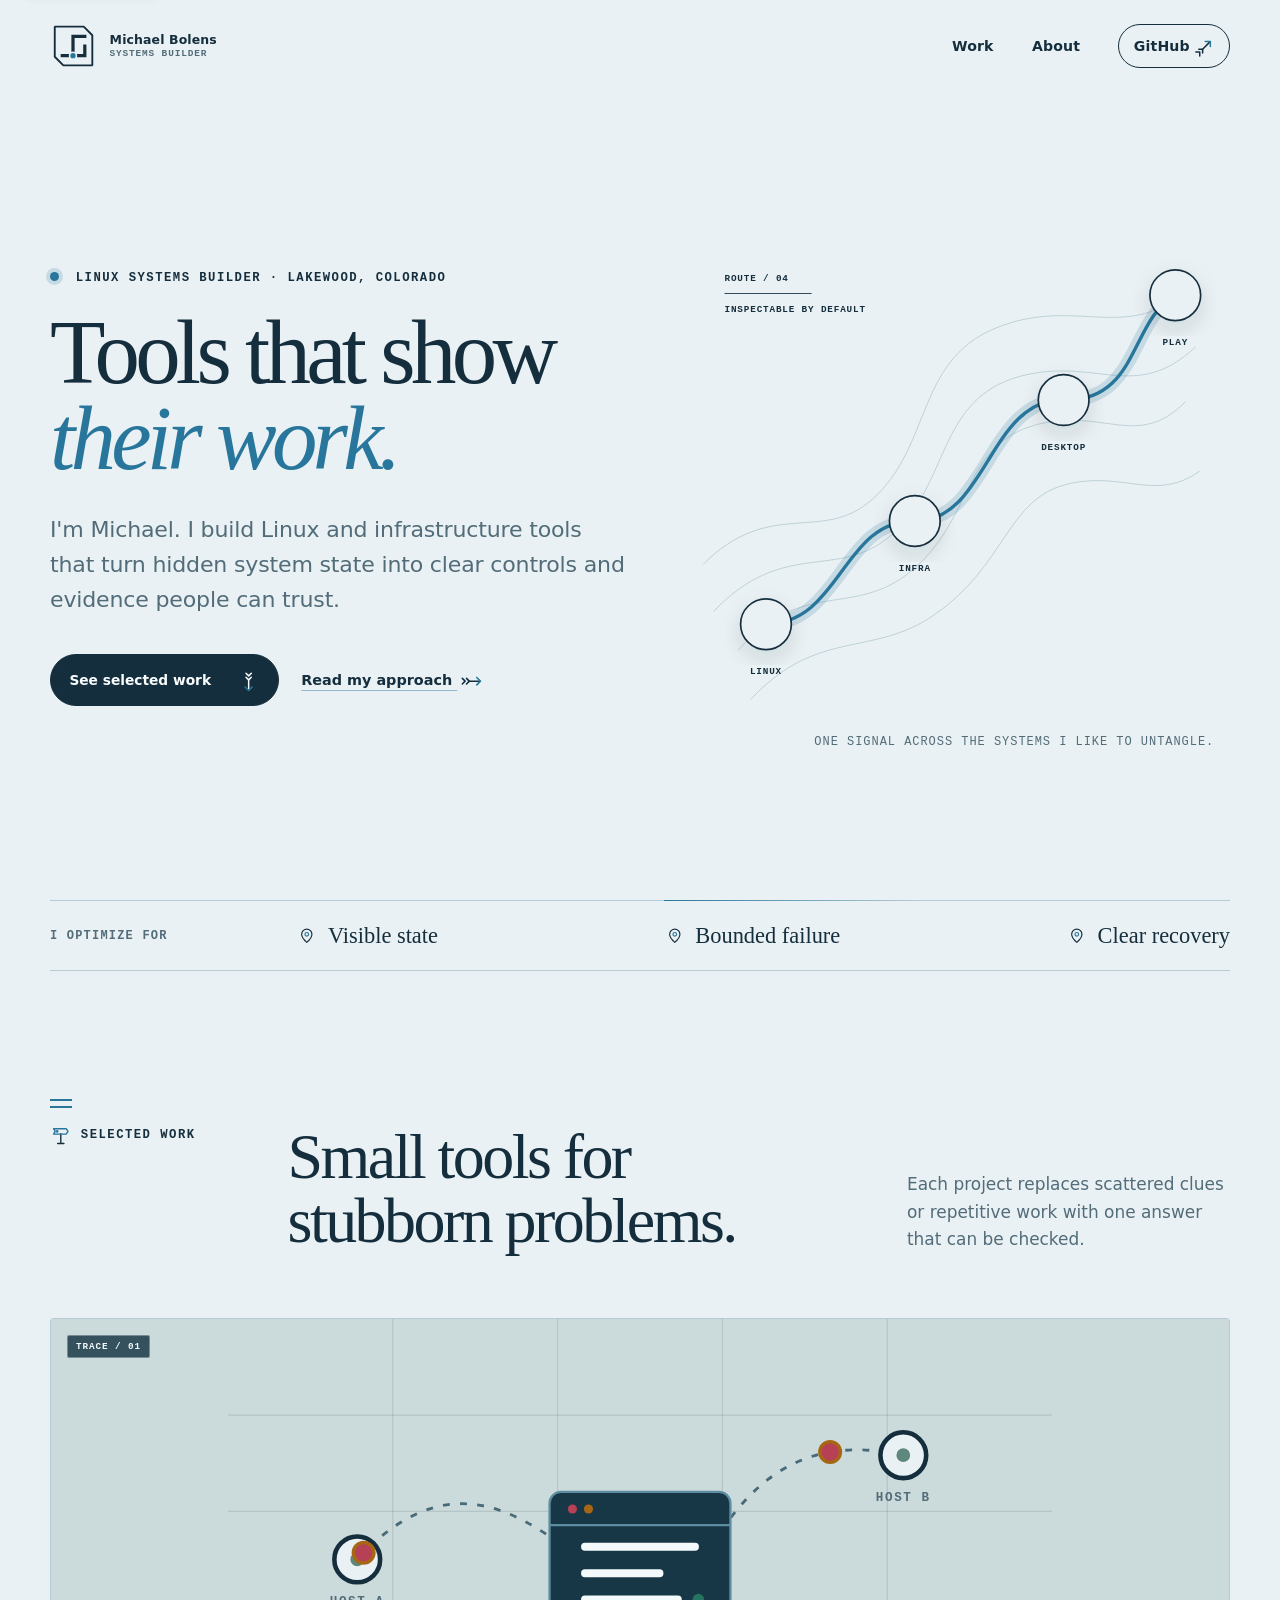
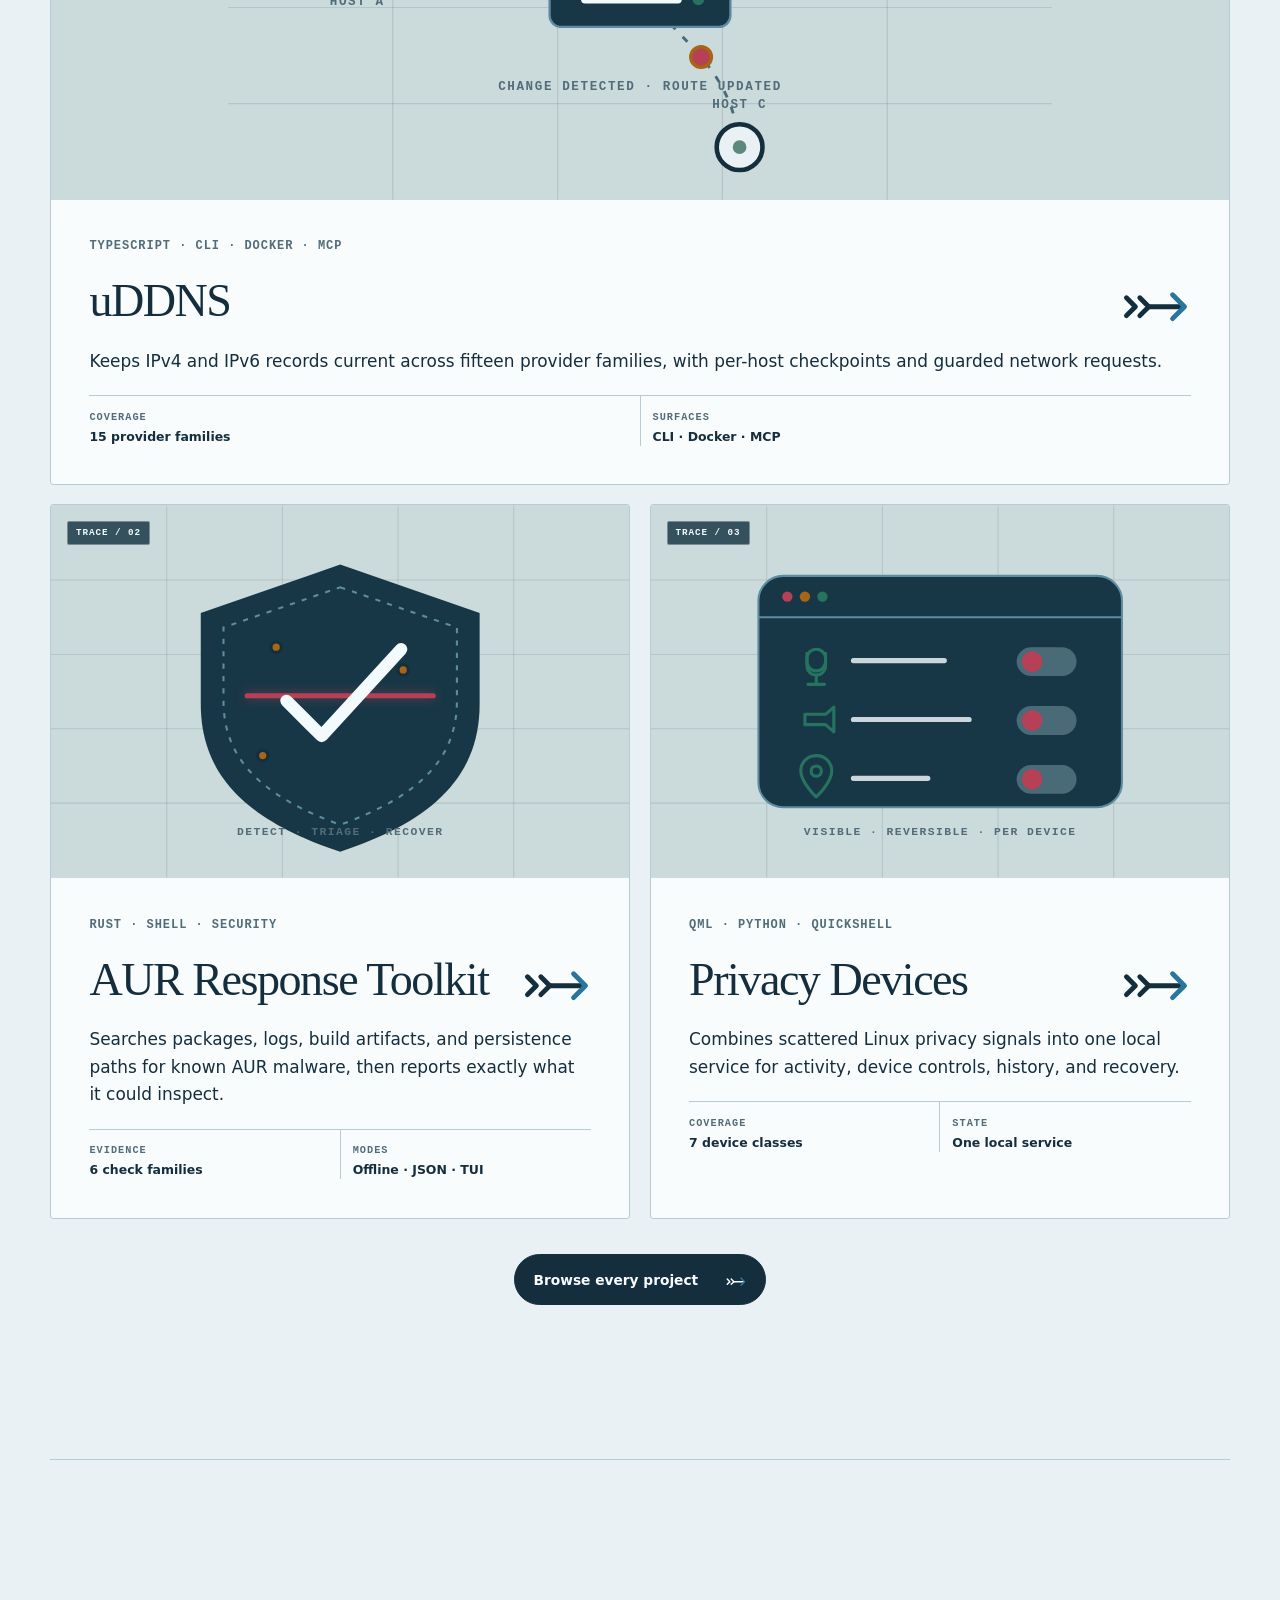
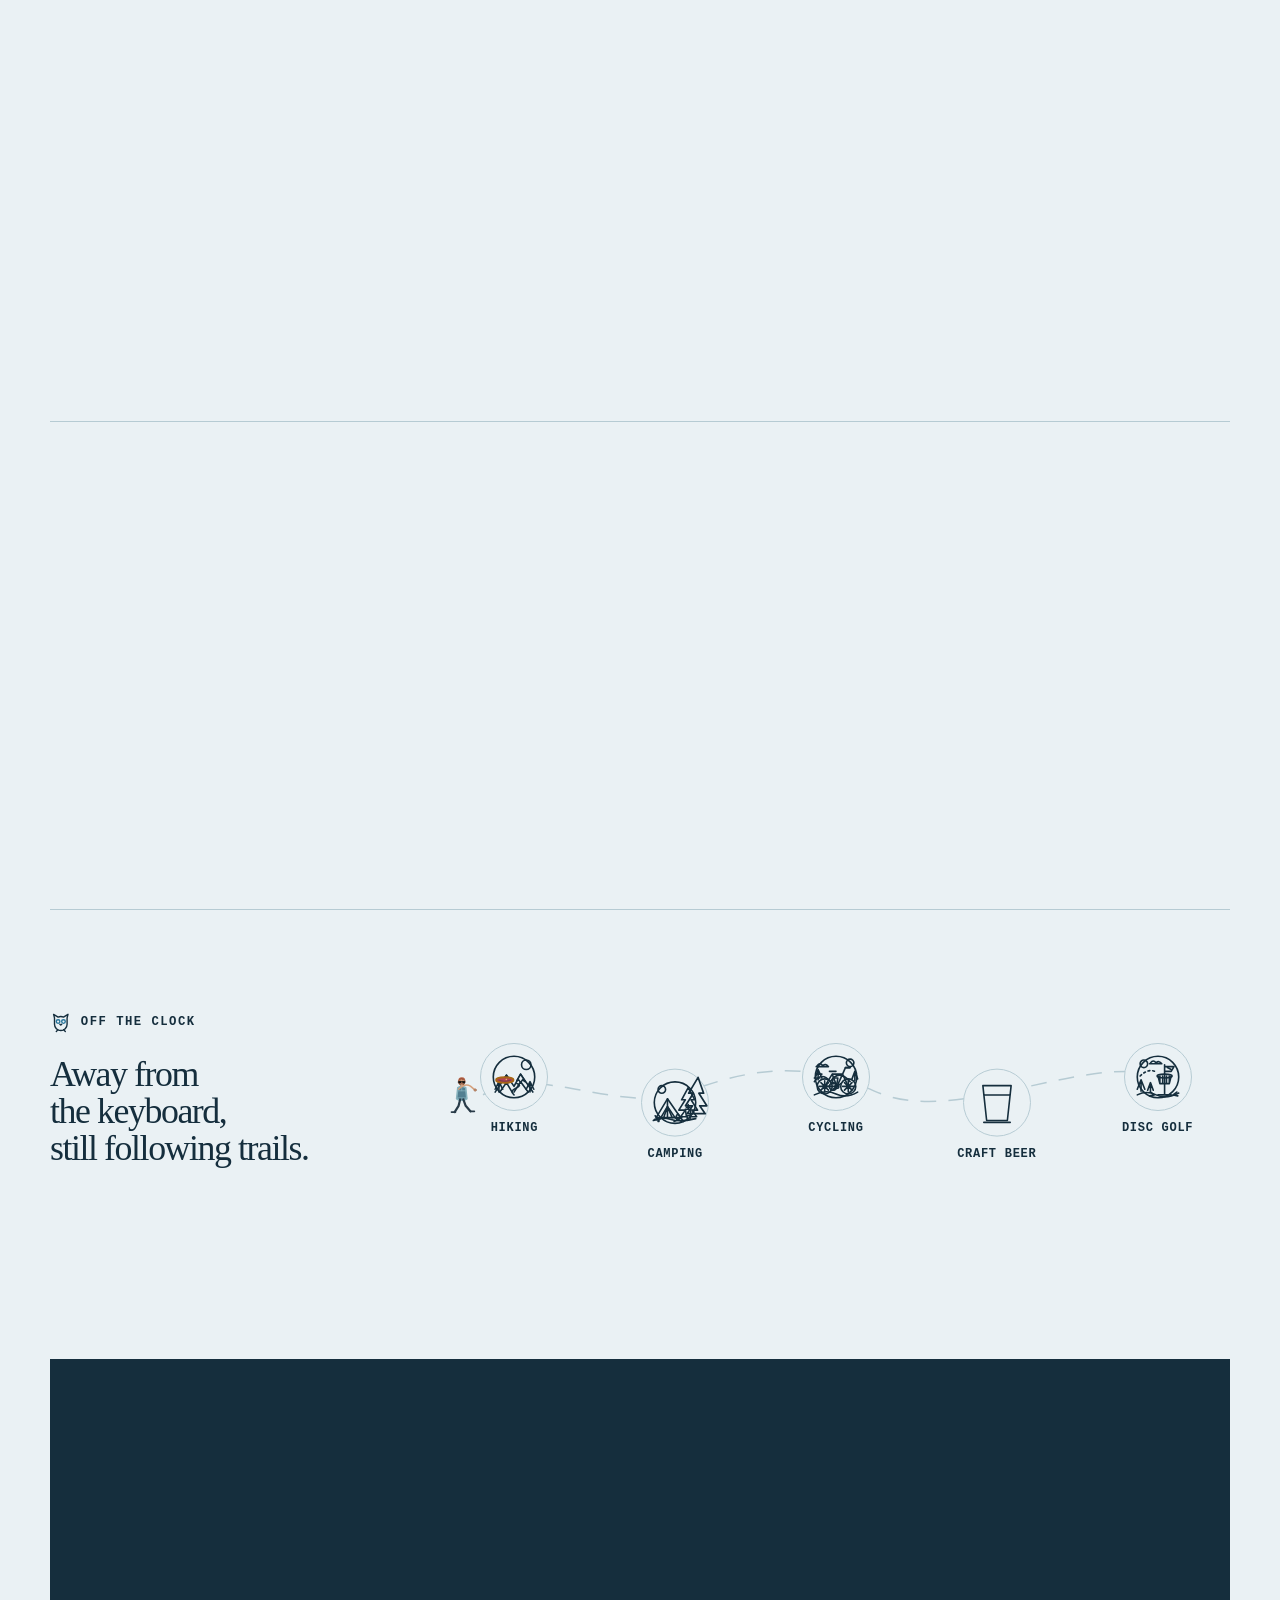
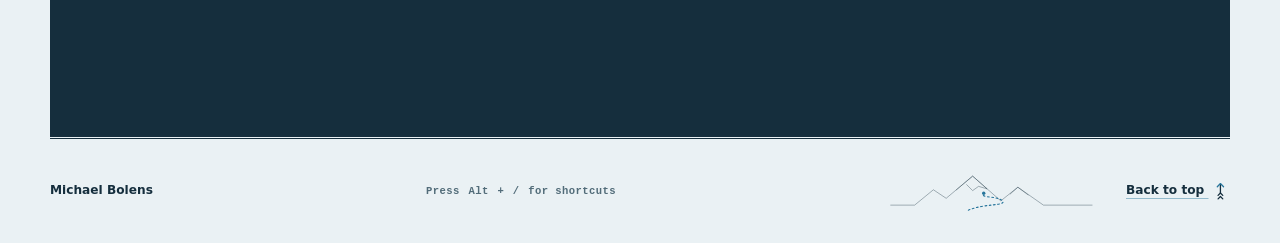
<file: index.html>
<!doctype html>
<html lang="en">
<head>
  <meta charset="utf-8">
  <meta name="viewport" content="width=device-width, initial-scale=1">
  <meta name="description" content="Michael Bolens builds Linux and infrastructure tools that expose system state and make failures easier to recover from.">
  <meta name="theme-color" content="#eaf1f4" media="(prefers-color-scheme: light)"><meta name="theme-color" content="#10232f" media="(prefers-color-scheme: dark)">
  <meta property="og:title" content="Michael Bolens | Linux systems builder">
  <meta property="og:description" content="Open-source tools with visible system state and clear recovery paths.">
  <meta property="og:type" content="website">
  <meta property="og:url" content="https://bolens.github.io/">
  <meta property="og:site_name" content="Michael Bolens">
  <meta property="og:image" content="https://bolens.github.io/assets/social-card-v2.png">
  <meta property="og:image:width" content="1200">
  <meta property="og:image:height" content="630">
  <meta property="og:image:alt" content="Michael Bolens, Linux systems builder. Tools that show their work.">
  <meta name="twitter:card" content="summary_large_image">
  <meta name="twitter:image" content="https://bolens.github.io/assets/social-card-v2.png">
  <title>Michael Bolens | Linux systems builder</title>
  <link rel="canonical" href="https://bolens.github.io/">
  <link rel="icon" href="assets/favicon.svg" type="image/svg+xml">
  <script>document.documentElement.classList.add("is-loading")</script><script src="/assets/theme-data.js"></script><script src="/assets/appearance-controller.js"></script><script src="/assets/page-transitions.js"></script><script src="/assets/project-data.js" defer></script><script src="/assets/ui-overlay.js" defer></script><script src="/assets/appearance-picker.js" defer></script><script src="/assets/command-palette.js" defer></script><script src="/assets/loading-state.js" defer></script><script src="/assets/trail-glyphs.js" defer></script><script src="/assets/hobby-motion.js" defer></script>
  <link rel="stylesheet" href="assets/home.css"><link rel="stylesheet" href="assets/theme-tokens.css"><link rel="stylesheet" href="assets/site.css">
  <script type="application/ld+json">{"@context":"https://schema.org","@type":"Person","name":"Michael Bolens","url":"https://bolens.github.io/","sameAs":["https://github.com/bolens"],"knowsAbout":["Linux","TypeScript","Rust","Go","QML","self-hosting","desktop automation"]}</script>
  <script type="speculationrules">{"prefetch":[{"source":"list","urls":["/work/","/about/","/case-studies/uddns/","/case-studies/aur-response-toolkit/","/case-studies/launch-layer/","/case-studies/millennium-helpers/","/case-studies/privacy-devices/"],"eagerness":"conservative"}]}</script>
</head>
<body>
  <a class="skip-link" href="#main">Skip to content</a>
  <header class="site-header wrap"><a class="wordmark" href="./" aria-label="Michael Bolens, home"><svg class="brand-mark" viewBox="0 0 48 48" aria-hidden="true"><path class="brand-mark-frame" d="M7 6h27l8 8v28H15l-8-8Z"/><path class="brand-mark-route" d="M14 33h10V15h11M24 33h11v-9"/><circle class="brand-mark-node" cx="24" cy="33" r="3.2"/></svg><span class="wordmark-copy"><b>Michael Bolens</b><small>Systems builder</small></span></a><nav aria-label="Primary navigation"><a href="#selected-work">Work</a><a href="about/">About</a><a class="nav-cta" rel="me" href="https://github.com/bolens">GitHub <span aria-hidden="true">↗</span></a></nav></header>

  <main id="main" tabindex="-1">
    <section class="hero wrap" aria-labelledby="hero-title">
      <div class="hero-copy" data-reveal>
        <p class="eyebrow"><span class="status-dot" aria-hidden="true"></span> Linux systems builder · Lakewood, Colorado</p>
        <h1 id="hero-title">Tools that show<br><em>their work.</em></h1>
        <p class="lede">I'm Michael. I build Linux and infrastructure tools that turn hidden system state into clear controls and evidence people can trust.</p>
        <div class="hero-actions">
          <a class="button" href="#selected-work">See selected work <span aria-hidden="true">↓</span></a>
          <a class="text-link" href="about/">Read my approach <span aria-hidden="true">→</span></a>
        </div>
      </div>

      <figure class="signal-map" data-reveal>
        <svg viewBox="0 0 640 620" role="img" aria-labelledby="map-title map-desc">
          <title id="map-title">A signal routed through Michael's areas of work</title>
          <desc id="map-desc">An animated copper line connects Linux, infrastructure, desktop, and gaming nodes over contour lines.</desc>
          <defs>
            <filter id="soft-shadow" x="-30%" y="-30%" width="160%" height="160%">
              <feDropShadow dx="0" dy="10" stdDeviation="12" flood-color="#142c2b" flood-opacity=".12"/>
            </filter>
          </defs>
          <g class="contours" aria-hidden="true">
            <path d="M58 503c77-87 136-37 205-94 73-60 61-151 148-173 81-20 119 30 176-27"/>
            <path d="M29 457c84-88 147-35 211-91 69-61 53-160 151-187 90-24 137 32 208-35"/>
            <path d="M17 401c79-79 140-24 199-76 74-65 50-171 157-207 93-32 150 25 226-50"/>
            <path d="M73 561c79-85 143-49 217-100 85-58 86-139 159-155 65-15 103 22 155-15"/>
          </g>
          <path class="signal-path signal-glow" pathLength="1" d="M91 472C180 471 181 349 267 350S354 205 443 207s78-94 132-124" aria-hidden="true"/>
          <path class="signal-path" pathLength="1" d="M91 472C180 471 181 349 267 350S354 205 443 207s78-94 132-124" aria-hidden="true"/>
          <g class="map-node node-linux" transform="translate(91 472)">
            <circle r="30"/><circle class="pulse" r="30"/>
            <text x="0" y="59" text-anchor="middle">LINUX</text>
          </g>
          <g class="map-node node-infra" transform="translate(267 350)">
            <circle r="30"/><circle class="pulse" r="30"/>
            <text x="0" y="59" text-anchor="middle">INFRA</text>
          </g>
          <g class="map-node node-desktop" transform="translate(443 207)">
            <circle r="30"/><circle class="pulse" r="30"/>
            <text x="0" y="59" text-anchor="middle">DESKTOP</text>
          </g>
          <g class="map-node node-play" transform="translate(575 83)">
            <circle r="30"/><circle class="pulse" r="30"/>
            <text x="0" y="59" text-anchor="middle">PLAY</text>
          </g>
          <g class="map-key" transform="translate(42 66)">
            <text>ROUTE / 04</text>
            <path d="M0 15h103"/>
            <text y="37">INSPECTABLE BY DEFAULT</text>
          </g>
        </svg>
        <figcaption>One signal across the systems I like to untangle.</figcaption>
      </figure>
    </section>

    <section class="principles wrap" aria-label="Working principles" data-reveal>
      <p>I optimize for</p>
      <ul>
        <li>Visible state</li><li>Bounded failure</li><li>Clear recovery</li>
      </ul>
    </section>

    <section class="work-section wrap" id="selected-work" aria-labelledby="work-heading">
      <div class="section-heading" data-reveal>
        <p class="eyebrow">Selected work</p>
        <h2 id="work-heading">Small tools for stubborn problems.</h2>
        <p>Each project replaces scattered clues or repetitive work with one answer that can be checked.</p>
      </div>

      <div class="project-list">
        <article class="project project-featured" data-reveal>
          <a class="project-link" href="case-studies/uddns/" aria-label="Read the uDDNS case study">
            <div class="project-visual visual-ddns" aria-hidden="true">
              <svg viewBox="0 0 720 420">
                <g class="card-grid"><path d="M0 84h720M0 168h720M0 252h720M0 336h720"/><path d="M144 0v420M288 0v420M432 0v420M576 0v420"/></g>
                <g class="ddns-routes">
                  <path id="ddns-route-a" d="M113 210C176 142 230 155 281 190" />
                  <path id="ddns-route-b" d="M590 119C518 103 473 129 439 174" />
                  <path id="ddns-route-c" d="M447 374C443 323 415 296 389 269" />
                </g>
                <g class="ddns-endpoints"><g transform="translate(113 210)"><circle r="20"/><circle class="endpoint-core" r="7"/><text y="40" text-anchor="middle">HOST A</text></g><g transform="translate(590 119)"><circle r="20"/><circle class="endpoint-core" r="7"/><text y="40" text-anchor="middle">HOST B</text></g><g transform="translate(447 374)"><circle r="20"/><circle class="endpoint-core" r="7"/><text y="-34" text-anchor="middle">HOST C</text></g></g>
                <g class="ddns-server"><rect x="281" y="151" width="158" height="118" rx="10"/><path class="server-top" d="M281 180h158"/><circle cx="301" cy="166" r="4"/><circle cx="315" cy="166" r="4"/><path class="server-lines" d="M312 199h96M312 222h65M312 245h81"/><circle class="server-status" cx="411" cy="245" r="5"/></g>
                <g class="ddns-packets">
                  <circle r="9"><animateMotion dur="3.6s" repeatCount="indefinite"><mpath href="#ddns-route-a"/></animateMotion></circle>
                  <circle r="9"><animateMotion dur="3.6s" begin="-1.2s" repeatCount="indefinite"><mpath href="#ddns-route-b"/></animateMotion></circle>
                  <circle r="9"><animateMotion dur="3.6s" begin="-2.4s" repeatCount="indefinite"><mpath href="#ddns-route-c"/></animateMotion></circle>
                </g>
                <text x="360" y="324" text-anchor="middle">CHANGE DETECTED · ROUTE UPDATED</text>
              </svg>
            </div>
            <div class="project-copy">
              <p class="project-meta">TypeScript · CLI · Docker · MCP</p>
              <h3>uDDNS <span aria-hidden="true">→</span></h3>
              <p>Keeps IPv4 and IPv6 records current across fifteen provider families, with per-host checkpoints and guarded network requests.</p>
              <dl class="project-evidence"><div><dt>Coverage</dt><dd>15 provider families</dd></div><div><dt>Surfaces</dt><dd>CLI · Docker · MCP</dd></div></dl>
            </div>
          </a>
        </article>

        <article class="project" data-reveal>
          <a class="project-link" href="case-studies/aur-response-toolkit/" aria-label="Read the AUR Response Toolkit case study">
            <div class="project-visual visual-shield" aria-hidden="true">
              <svg viewBox="0 0 560 360">
                <g class="card-grid"><path d="M0 72h560M0 144h560M0 216h560M0 288h560"/><path d="M112 0v360M224 0v360M336 0v360M448 0v360"/></g>
                <path class="shield" d="M280 57 415 104v88c0 76-54 116-135 143-81-27-135-67-135-143v-88Z"/>
                <path class="shield-inset" d="M280 79 393 118v71c0 60-42 94-113 120-71-26-113-60-113-120v-71Z"/>
                <g class="evidence-dots"><circle cx="218" cy="137" r="5"/><circle cx="341" cy="159" r="5"/><circle cx="205" cy="242" r="5"/></g>
                <path class="scan" d="M190 184h180"/>
                <path class="check" pathLength="1" d="m228 189 34 34 77-84"/>
                <text x="280" y="319" text-anchor="middle">DETECT · TRIAGE · RECOVER</text>
              </svg>
            </div>
            <div class="project-copy">
              <p class="project-meta">Rust · Shell · Security</p>
              <h3>AUR Response Toolkit <span aria-hidden="true">→</span></h3>
              <p>Searches packages, logs, build artifacts, and persistence paths for known AUR malware, then reports exactly what it could inspect.</p>
              <dl class="project-evidence"><div><dt>Evidence</dt><dd>6 check families</dd></div><div><dt>Modes</dt><dd>Offline · JSON · TUI</dd></div></dl>
            </div>
          </a>
        </article>

        <article class="project" data-reveal>
          <a class="project-link" href="case-studies/privacy-devices/" aria-label="Read the Privacy Devices case study">
            <div class="project-visual visual-devices" aria-hidden="true">
              <svg viewBox="0 0 560 360">
                <g class="card-grid"><path d="M0 72h560M0 144h560M0 216h560M0 288h560"/><path d="M112 0v360M224 0v360M336 0v360M448 0v360"/></g>
                <rect class="device-panel" x="104" y="68" width="352" height="224" rx="24"/>
                <path class="device-header" d="M104 108h352"/><g class="window-dots"><circle cx="132" cy="88" r="5"/><circle cx="149" cy="88" r="5"/><circle cx="166" cy="88" r="5"/></g>
                <g class="device-icons"><path d="M151 143v12a9 9 0 0 0 18 0v-12m-9 21v9m-8 0h16"/><rect x="151" y="139" width="18" height="21" rx="9"/><path d="M149 202h20l8-7v24l-8-7h-20Z"/><path d="M160 242c-9 0-15 7-15 15 0 11 15 25 15 25s15-14 15-25c0-8-6-15-15-15Zm0 10a5 5 0 1 1 0 10 5 5 0 0 1 0-10Z"/></g>
                <g class="device-labels"><path d="M196 150h88M196 207h112M196 264h72"/></g>
                <g class="toggle-tracks"><rect x="354" y="137" width="58" height="28" rx="14"/><rect x="354" y="194" width="58" height="28" rx="14"/><rect x="354" y="251" width="58" height="28" rx="14"/></g>
                <g class="toggles"><circle cx="369" cy="151" r="10"/><circle cx="369" cy="208" r="10"/><circle cx="369" cy="265" r="10"/></g>
                <text x="280" y="319" text-anchor="middle">VISIBLE · REVERSIBLE · PER DEVICE</text>
              </svg>
            </div>
            <div class="project-copy">
              <p class="project-meta">QML · Python · Quickshell</p>
              <h3>Privacy Devices <span aria-hidden="true">→</span></h3>
              <p>Combines scattered Linux privacy signals into one local service for activity, device controls, history, and recovery.</p>
              <dl class="project-evidence"><div><dt>Coverage</dt><dd>7 device classes</dd></div><div><dt>State</dt><dd>One local service</dd></div></dl>
            </div>
          </a>
        </article>
      </div>

      <p class="all-work" data-reveal><a class="button button-secondary" href="work/">Browse every project <span aria-hidden="true">→</span></a></p>
    </section>

    <section class="toolbox wrap" id="toolbox" aria-labelledby="toolbox-heading" data-reveal>
      <div>
        <p class="eyebrow">Working set</p>
        <h2 id="toolbox-heading">I work where<br>the layers disagree.</h2>
      </div>
      <dl>
        <div><dt>Systems</dt><dd>Linux · Arch · CachyOS · Hyprland · Omarchy</dd></div>
        <div><dt>Languages</dt><dd>TypeScript · Rust · Go · QML · Shell · Python</dd></div>
        <div><dt>Operations</dt><dd>Docker Compose · Caddy · systemd · GitHub Actions</dd></div>
      </dl>
    </section>

    <section class="current wrap" id="currently" aria-labelledby="currently-heading" data-reveal>
      <div><p class="eyebrow">Currently</p><p class="current-date"><time datetime="2026-09">Updated September 2026</time></p></div>
      <div><h2 id="currently-heading">Hardening the tools behind my own systems.</h2><p>I’m concentrating on Linux security and infrastructure: expanding uDDNS, sharpening the AUR Response Toolkit, and maintaining the Docker Compose homelab that runs my self-hosted services.</p></div>
    </section>

    <section class="hobbies wrap" id="off-the-clock" aria-labelledby="hobbies-heading" data-reveal data-motion="paused">
      <div class="hobbies-heading">
        <p class="eyebrow">Off the clock</p>
        <h2 id="hobbies-heading">Away from the keyboard,<br>still following trails.</h2>
      </div>
      <div class="hobby-route">
        <svg class="hobby-trail" viewBox="0 0 1000 96" aria-hidden="true">
          <path id="hobby-path" d="M52 53 C125 10 224 82 315 48 S470 14 548 48 C650 95 808 2 910 28" pathLength="1" />
        </svg>
        <svg class="hobby-flight-layer" viewBox="0 0 1000 96" aria-hidden="true">
          <defs><path id="hobby-flight-path" d="M52 53C72-10 116 95 161 45S251-5 323.34 44.87C351 100 391-25 431 25S480 35 504.35 5.32C536-30 566 80 610 15S665-10 699.82 36.9C731 90 776-25 820 20S886 80 917.35 28" /></defs>
          <g class="hobby-thrower">
            <g class="thrower-man">
              <circle class="person-skin" cx="25" cy="37" r="4.2" /><path class="man-hair" d="M20.3 37.5q-.4-6.6 4.8-6.6 5.1 0 4.6 6.6l-1.5-2.7-1.1-1.2-1 1-2.1-1.2-1.1 2.1-1.2-.8Z" /><path class="man-hair-detail" d="M22.1 33.2q2.8-1.7 5.6.2m-6.4 2.1-.2 2.2m7.7-2.1.1 2.1" /><path class="man-beard" d="m21.8 38.5 3.2 4 3.2-4" />
              <path class="man-glasses" d="M21.2 36h3.2v2.1h-3.2Zm4.4 0h3.2v2.1h-3.2Zm-1.2 1h1.2" /><path class="person-face" d="m25 38 .8 1H25" />
              <path class="person-neck man-neck" d="M23.4 40.5h3.2v4h-3.2Z" /><path class="thrower-body" d="M20 44q5-3 10 0l1.5 14-3.5 2h-6l-3.5-2Z" /><path class="person-clothes" d="M20 48h10m-10.5 9h12M25 45v3" /><path class="throwing-arm" d="M21 46q8-8 15-4l6 5" /><circle class="person-hand throwing-hand" cx="42" cy="47" r="1.5" /><path class="walking-arm" d="M29 46 31 56" /><circle class="person-hand walking-hand" cx="31" cy="56" r="1.4" />
              <path class="thrower-leg thrower-leg-back" d="m23 59-2 8-5 8" /><path class="thrower-leg thrower-leg-front" d="m27 59 3 8 6 7" /><path class="person-shoes" d="M12 75h5m19-1h5" />
            </g>
            <g class="walking-girl">
              <circle class="person-skin" cx="8" cy="42" r="3.8" /><path class="girl-hair" d="M3.7 43q0-7 4.3-7t4.3 7l-2-2v6H6v-6Z" /><path class="person-face" d="m8 43 .7 1H8" /><path class="person-neck" d="M6.8 45v2h2.5v-2" />
              <path class="girl-jacket" d="M3.5 48q4.5-2.5 9 0l1 13-3 2h-5l-3-2Z" /><path class="girl-clothes" d="M4 52h8m-3-4v5m-4 7h6" /><path class="girl-arms" d="m4 50-5 9m13-9 5 8" /><circle class="person-hand" cx="-1" cy="59" r="1.3" /><circle class="person-hand" cx="17" cy="58" r="1.3" /><path class="girl-legs" d="M6 62 4 69 1 75m9-13 2 7 4 6" /><path class="person-shoes" d="M-2 75h4m14 0h4" />
            </g>
            <g class="walking-dog">
              <path class="dog-body" d="M-12 63q5-6 14-5 6 1 9 6l-4 5-6-1-4-3h-6Z" /><path class="dog-head" d="M7 57q2-6 7-5l3 2 5 1-4 3-5 1-3 5-3-1Z" /><circle class="dog-eye" cx="15" cy="54.5" r=".7" /><path class="dog-details" d="m11 53 1-4 3 3M-8 65l-1 5-1 7m7-11 2 5-1 6m8-9 2 4v5m2-13 4 6-1 7M-12 63q-7-2-6-8M18 57l3-1" /><path class="dog-feathering" d="m10 59-2 5 3-2-2 5m-18-1-2 4 3-2m6-1-2 4 3-2m9-3-2 5 3-3m2-16-2-3 4 2M-14 61q-5 0-6-4 1 7 7 8" />
            </g>
          </g>
          <g class="hobby-traveler">
            <g class="traveler-disc"><ellipse class="disc-body" rx="11" ry="3.5" /><path class="disc-rim" d="M-8 0q8 3 16 0" /><circle class="disc-mark" cx="2" cy="-.5" r="1" /></g>
            <g class="traveler-ufo">
              <path class="ufo-beam" d="M-12 5-30 40h60L12 5Z" />
              <path class="ufo-shell" d="M-24 0Q0-13 24 0 0 14-24 0ZM-10-2Q0-18 10-2" />
              <ellipse class="ufo-canopy" cy="-4" rx="6" ry="3" />
              <g class="traveler-ufo-lights"><circle cx="-10" cy="2" r="1.2" /><circle cy="4" r="1.2" /><circle cx="10" cy="2" r="1.2" /></g>
            </g>
            <animateMotion dur="24s" repeatCount="indefinite" rotate="0" keyPoints="0;.29145;.29145;.51125;.51125;.7519;.7519;1;1" keyTimes="0;.20;.24;.32;.40;.49;.69;.91;1" calcMode="linear">
              <mpath href="#hobby-flight-path" />
            </animateMotion>
          </g>
          <g class="route-bigfoot">
            <g class="bigfoot-anatomy">
              <path d="M-4 1q-1-5 2-7l2-3 2 3q4 2 2 7L2 4h-4Z" /><path fill="none" d="M-3-1q3-2 6 0M-1 2h2" />
              <path d="M-5 4q5-3 10 0l3 10-4 3H-4l-4-3Z" /><path class="bigfoot-arms" d="M-5 6 1 12l10 3M5 6l7 7 6 2" />
              <path class="bigfoot-leg bigfoot-leg-left" d="M-3 15-9 20-4 27h5" /><path class="bigfoot-leg bigfoot-leg-right" d="M3 15 7 21 4 28h5" />
            </g>
            <animateTransform attributeName="transform" type="translate" dur="24s" repeatCount="indefinite" calcMode="linear" values="315 54;315 54;315 54;315 12;500 12;500 12;500 21;500 21;675 36;675 36;315 54" keyTimes="0;.12;.20;.24;.30;.32;.35;.38;.50;.54;1" />
          </g>
          <g class="route-bike">
            <g class="route-bike-tires"><circle cx="-14" cy="42" r="8" /><circle cx="14" cy="42" r="8" /></g><path class="route-bike-frame" d="m-14 42 8-14 8 14h-16 28L2 42l6-14H-6m0 0-4-4m18 4 4-8h5" /><path class="route-bike-saddle" d="M-10 28h8" />
            <g class="route-bike-wheel route-bike-wheel-rear"><path d="M-14 36v12m-6-6h12m-10-4 8 8m0-8-8 8" /></g>
            <g class="route-bike-wheel route-bike-wheel-front"><path d="M14 36v12m-6-6h12m-10-4 8 8m0-8-8 8" /></g>
            <animateTransform attributeName="transform" type="translate" dur="24s" repeatCount="indefinite" calcMode="linear" values="500 0;500 0;675 15;675 15;500 0" keyTimes="0;.38;.50;.54;1" />
          </g>
          <path class="route-camp-tree-foreground" d="m325 31-12 20h6l-10 16h9l-7 10h23l-7-10h9l-10-16h6Z" />
          <g class="hobby-cheerers" transform="translate(830 15)">
            <g class="cheerer-man">
              <circle class="person-skin" cx="8" cy="27" r="4" /><path class="man-hair" d="M3.5 27.5q-.4-6.4 4.6-6.4 4.9 0 4.4 6.4L11 24.9l-1-1.2-.9 1-2-1.2-1.2 2.1-1.1-.8Z" /><path class="man-hair-detail" d="M5.2 23.4q2.7-1.7 5.5.2m-6.3 2-.2 2m7.4-2 .1 2" /><path class="man-beard" d="m5 28.5 3 3.5 3-3.5" /><path class="man-glasses" d="M4.5 26h3v2h-3Zm4 0h3v2h-3Zm-1 1h1" /><path class="person-face" d="m8 28 .7 1H8" /><path class="person-neck man-neck" d="M6.4 30.5h3.2v4H6.4Z" />
              <path class="cheer-man-body" d="M3 34q5-3 10 0l1 12-3 2H5l-3-2Z" /><path class="person-clothes" d="M3.5 38h9M8 34v4M3 45h11" /><path class="cheer-arm cheer-arm-left" d="M4 36-1 29" /><path class="cheer-arm cheer-arm-right" d="m12 36 6-8" /><circle class="person-hand cheer-hand cheer-hand-left" cx="-1" cy="29" r="1.4" /><circle class="person-hand cheer-hand cheer-hand-right" cx="18" cy="28" r="1.4" /><path class="cheer-legs" d="M6 47 4 53 1 59m9-12 2 6 4 6" /><path class="person-shoes" d="M-2 59h4m14 0h4" />
            </g>
            <g class="cheerer-girl">
              <circle class="person-skin" cx="28" cy="30" r="3.8" /><path class="girl-hair" d="M23.7 31q0-7 4.3-7t4.3 7l-2-2v6h-4.5v-6Z" /><path class="person-face" d="m28 31 .7 1H28" /><path class="person-neck" d="M26.7 33v2h2.6v-2" /><path class="girl-jacket" d="M23.5 36q4.5-2.5 9 0l1 11-3 2h-5l-3-2Z" /><path class="girl-clothes" d="M24 40h8m-4-4v5m-4 5h9" /><path class="cheer-arm cheer-arm-left" d="m24 38-6-7" /><path class="cheer-arm cheer-arm-right" d="m32 38 6-8" /><circle class="person-hand cheer-hand cheer-hand-left" cx="18" cy="31" r="1.3" /><circle class="person-hand cheer-hand cheer-hand-right" cx="38" cy="30" r="1.3" /><path class="cheer-legs" d="M26 48 24 54 21 59m9-11 2 6 4 5" /><path class="person-shoes" d="M18 59h4m14 0h4" />
            </g>
            <g class="cheerer-dog"><path class="dog-body" d="M40 50q5-6 14-5 6 1 9 6l-4 5-6-1-4-3h-6Z" /><path class="dog-head" d="M59 44q2-6 7-5l3 2 5 1-4 3-5 1-3 5-3-1Z" /><circle class="dog-eye" cx="67" cy="41.5" r=".7" /><path class="dog-details" d="m63 40 1-4 3 3m-22 13-1 5-1 7m7-11 2 5-1 6m8-9 2 4v5m2-13 4 6-1 7M40 50q-7-2-6-8m28 3 3-1" /><path class="dog-feathering" d="m62 46-2 5 3-2-2 5m-18-1-2 4 3-2m6-1-2 4 3-2m9-3-2 5 3-3m2-16-2-3 4 2M38 48q-5 0-6-4 1 7 7 8" /></g>
          </g>
        </svg>
        <ul aria-label="Favorite off-hours activities">
          <li class="hobby-hiking">
            <svg viewBox="0 0 48 48" aria-hidden="true">
              <use class="hike-night-sky" href="/assets/trail-glyphs.svg#hobby-scene-ring" />
              <use class="scene-day-only hike-day-sun" href="/assets/trail-glyphs.svg#hobby-celestial-large" transform="translate(37 11)" />
              <path class="hike-aurora aurora-one" d="M5 17q8-8 16 0t17-1" /><path class="hike-aurora aurora-two" d="M8 21q7-6 14 0t17-2" />
              <use class="hike-moon" href="/assets/trail-glyphs.svg#hobby-celestial-large" transform="translate(37 11)" /><path class="moon-crater" d="M34 9h1m4 3h1" />
              <g class="hike-stars"><use href="/assets/trail-glyphs.svg#hobby-spark-large" transform="translate(10 11.5)"/><use href="/assets/trail-glyphs.svg#hobby-spark-small" transform="translate(24 9)"/><use href="/assets/trail-glyphs.svg#hobby-spark-small" transform="translate(30 16)"/></g>
              <path class="hike-mountains" d="M4 40 16 22l8 12 7-13 13 19M9 40l7-10 6 10m2 0 7-11 8 11" />
              <path class="hike-snow" d="m12 28 4-6 4 6-2 2-2-2-2 2Zm15 0 4-7 5 8-3-2-2 3-2-3Z" />
              <g class="hike-pines"><use href="/assets/trail-glyphs.svg#hobby-pine-wide" transform="translate(8 29)"/><use href="/assets/trail-glyphs.svg#hobby-pine-wide" transform="translate(41 29)"/></g>
              <path class="hike-trail-detail" d="M24 43q-5-4 2-7t1-5" />
            </svg>
            <span>Hiking</span>
          </li>
          <li class="hobby-camping">
            <svg viewBox="0 0 48 48" aria-hidden="true">
              <use class="camp-night-sky" href="/assets/trail-glyphs.svg#hobby-scene-ring" />
              <use class="scene-day-only camp-day-sun" href="/assets/trail-glyphs.svg#hobby-celestial-small" transform="translate(10 10)" />
              <path class="camp-moon" d="M9 7a5 5 0 1 0 4 8 4.5 4.5 0 0 1-4-8Z" />
              <g class="camp-sky-stars"><use href="/assets/trail-glyphs.svg#hobby-spark-large" transform="translate(20 9.5)"/><use href="/assets/trail-glyphs.svg#hobby-spark-small" transform="translate(30 6)"/><use href="/assets/trail-glyphs.svg#hobby-spark-small" transform="translate(5 22)"/></g>
              <path class="camp-ground" d="M2 42q9-3 18 0t26-1" />
              <path class="camp-tent" d="M4 40 16 20l14 20M9 40l7-12 8 12M4 40h27" />
              <path class="camp-details" d="M16 20v20m-7 0-3 4m24-4 3 4M12 40l4-12 5 12M1 43l8-2m-6-3 4 6" />
              <path class="camp-tree" d="m38 8-7 13h4l-7 11h7l-5 7h7v3h3v-3h7l-5-7h6l-7-11h4Z" />
              <path class="camp-star" d="m27 9 1 2.6 2.6 1-2.6 1-1 2.6-1-2.6-2.6-1 2.6-1Z" />
              <path class="camp-lantern" d="M38 26v5m-3 0h6l-1 7h-4Zm1-2h4" />
              <g class="camp-fire"><path class="camp-flame" d="M26 42q-2-3 1-6 4 3 1 6" /><path class="camp-logs" d="m23 44 8-4m-7 0 7 4" /></g>
            </svg>
            <span>Camping</span>
          </li>
          <li class="hobby-cycling">
            <svg viewBox="0 0 48 48" aria-hidden="true">
              <use class="cycle-sky" href="/assets/trail-glyphs.svg#hobby-scene-ring" />
              <use class="cycle-sun" href="/assets/trail-glyphs.svg#hobby-celestial-small" transform="translate(39 9)" />
              <g class="scene-night-only cycle-stars"><use href="/assets/trail-glyphs.svg#hobby-spark-small" transform="translate(7 9)"/><use href="/assets/trail-glyphs.svg#hobby-spark-large" transform="translate(23 7.5)"/><use href="/assets/trail-glyphs.svg#hobby-spark-small" transform="translate(34 16)"/></g>
              <use class="cycle-cloud" href="/assets/trail-glyphs.svg#hobby-cloud" transform="translate(3 9)" />
              <path class="cycle-hills" d="M1 29q8-11 17 0 9-14 21 0m-38 14q12-6 23-1t23-2" />
              <path class="cycle-pines" d="M5 27v-8m-3 6 3-9 4 9m35 3v-7m-3 5 3-8 3 8" />
              <g class="bike-tires"><circle cx="12" cy="34" r="8" /><circle cx="37" cy="34" r="8" /></g>
              <path class="bike-frame" d="M12 34 20 21l5 13H12Zm8-13h11l6 13M25 34l6-13M17 18h7M31 21l3-7h5" />
              <path class="bike-details" d="M21 25h5l-1 6h-5ZM34 14h5M25 34a4 4 0 1 0 0 .1M3 21h6M1 25h6" />
              <g class="bike-wheel bike-wheel-rear"><path d="M12 28v12M6 34h12M8 30l8 8M16 30l-8 8" /></g>
              <g class="bike-wheel bike-wheel-front"><path d="M37 28v12M31 34h12M33 30l8 8M41 30l-8 8" /></g>
              <g class="bike-crank"><circle cx="25" cy="34" r="2" /><path d="m25 34 4-3m-4 3-4 3" /></g>
            </svg>
            <span>Cycling</span>
          </li>
          <li class="hobby-craft-beer">
            <svg viewBox="0 0 48 48" aria-hidden="true">
              <defs><clipPath id="pint-interior" clipPathUnits="userSpaceOnUse"><path d="M11 8h26l-3.6 33H14.6Z" /></clipPath></defs>
              <g class="beer-disc-handoff"><ellipse cx="23" cy="3" rx="7" ry="2.3" /><path d="M18 3h10" /></g>
              <g class="beer-tap"><path class="tap-body" d="M12 0h22v6h-8v5h-5V4h-9Z" /><ellipse class="tap-badge" cx="23" cy="3" rx="4.5" ry="2" /><path class="tap-badge-mark" d="m21 3 2-1 2 1-2 1Z" /><path class="tap-hardware" d="M20 6h7m-4 5h4m-1-2v4" /><path class="tap-stream" d="M23.5 11v7" /></g>
              <g clip-path="url(#pint-interior)"><g class="beer-liquid"><rect x="11" y="8" width="26" height="33" /></g><path class="beer-fill-foam" d="M11 9q3-3 6 0t6 0 6 0 6 0v5H11Z" /></g>
              <path class="pint-outline" d="M9 6h30l-4 37H13ZM11 16h26" />
              <path class="beer-foam" d="M10 13c2-5 5-2 7-3s4-4 7 0c3-3 6-2 7 1 3-1 5 1 6 3" />
              <g class="beer-bubbles"><circle class="beer-bubble bubble-one" cx="19" cy="28" r="1.6" /><circle class="beer-bubble bubble-two" cx="29" cy="33" r="1.3" /><circle class="beer-bubble bubble-three" cx="25" cy="24" r="1" /></g>
              <path class="beer-details" d="M10 45h28" />
            </svg>
            <span>Craft beer</span>
          </li>
          <li class="hobby-disc-golf">
            <svg viewBox="0 0 48 48" aria-hidden="true">
              <use class="disc-sky" href="/assets/trail-glyphs.svg#hobby-scene-ring" />
              <use class="disc-sun" href="/assets/trail-glyphs.svg#hobby-celestial-small" transform="translate(9 10)" />
              <g class="scene-night-only disc-stars"><use href="/assets/trail-glyphs.svg#hobby-spark-small" transform="translate(7 19)"/><use href="/assets/trail-glyphs.svg#hobby-spark-large" transform="translate(33 9.5)"/><use href="/assets/trail-glyphs.svg#hobby-spark-small" transform="translate(42 20)"/></g>
              <use class="disc-cloud" href="/assets/trail-glyphs.svg#hobby-cloud" transform="translate(15 6)" />
              <path class="disc-course" d="M2 43q10-5 20 0t24-2M6 39v-9m-4 7 4-10 4 10m6 3v-7m-3 5 3-8 3 8" />
              <path class="disc-flight-arc" d="M5 23q9-9 18-4" />
              <path class="disc-pin" d="M31 11v32M31 13h10l-3 5h-7M24 43h14" />
              <ellipse class="basket-caught-disc" cx="31" cy="23" rx="7" ry="2" /><ellipse class="hobby-landed-disc" cx="31" cy="23" rx="7" ry="2" />
              <ellipse class="disc-basket-rim" cx="31" cy="23" rx="8" ry="2" /><path class="disc-basket" d="m24 23 2 8h10l2-8M26 23v7m3-7v8m4-8v8m3-8v7M27 31h8" />
              <path class="disc-details" d="m34 14 4 2M20 43l-4-3m4 3-5 1m25-1 4-3m-4 3 5 1" />
            </svg>
            <span>Disc golf</span>
          </li>
        </ul>
      </div>
    </section>

    <section class="contact wrap" id="contact" aria-labelledby="contact-heading" data-reveal>
      <div><p class="eyebrow">Get in touch</p><h2 id="contact-heading">Working on a stubborn systems problem?</h2></div>
      <div><p>I’m open to connecting with people building practical Linux, self-hosting, gaming, and desktop tooling.</p><a class="button" rel="me" href="https://github.com/bolens">Connect on GitHub <span aria-hidden="true">↗</span></a></div>
    </section>
  </main>

  <footer class="site-footer wrap"><p>Michael Bolens</p><svg class="field-ridge" viewBox="0 0 240 48" aria-hidden="true" focusable="false"><path class="field-ridge-land" d="M2 40h28l22-18 15 10L98 6l33 29 20-16 30 21h57M79 22l19-16 17 15-10-3-7 5-7-7M142 27l9-8 12 9"/><path class="field-ridge-trail" d="M93 46c18-8 45-5 40-11s-28-3-22-9"/><circle class="field-ridge-end" cx="111" cy="26" r="2"/></svg><a href="#main">Back to top <span aria-hidden="true">↑</span></a></footer>
<script src="/assets/web-analytics.js" defer></script>
</body>
</html>
</file>
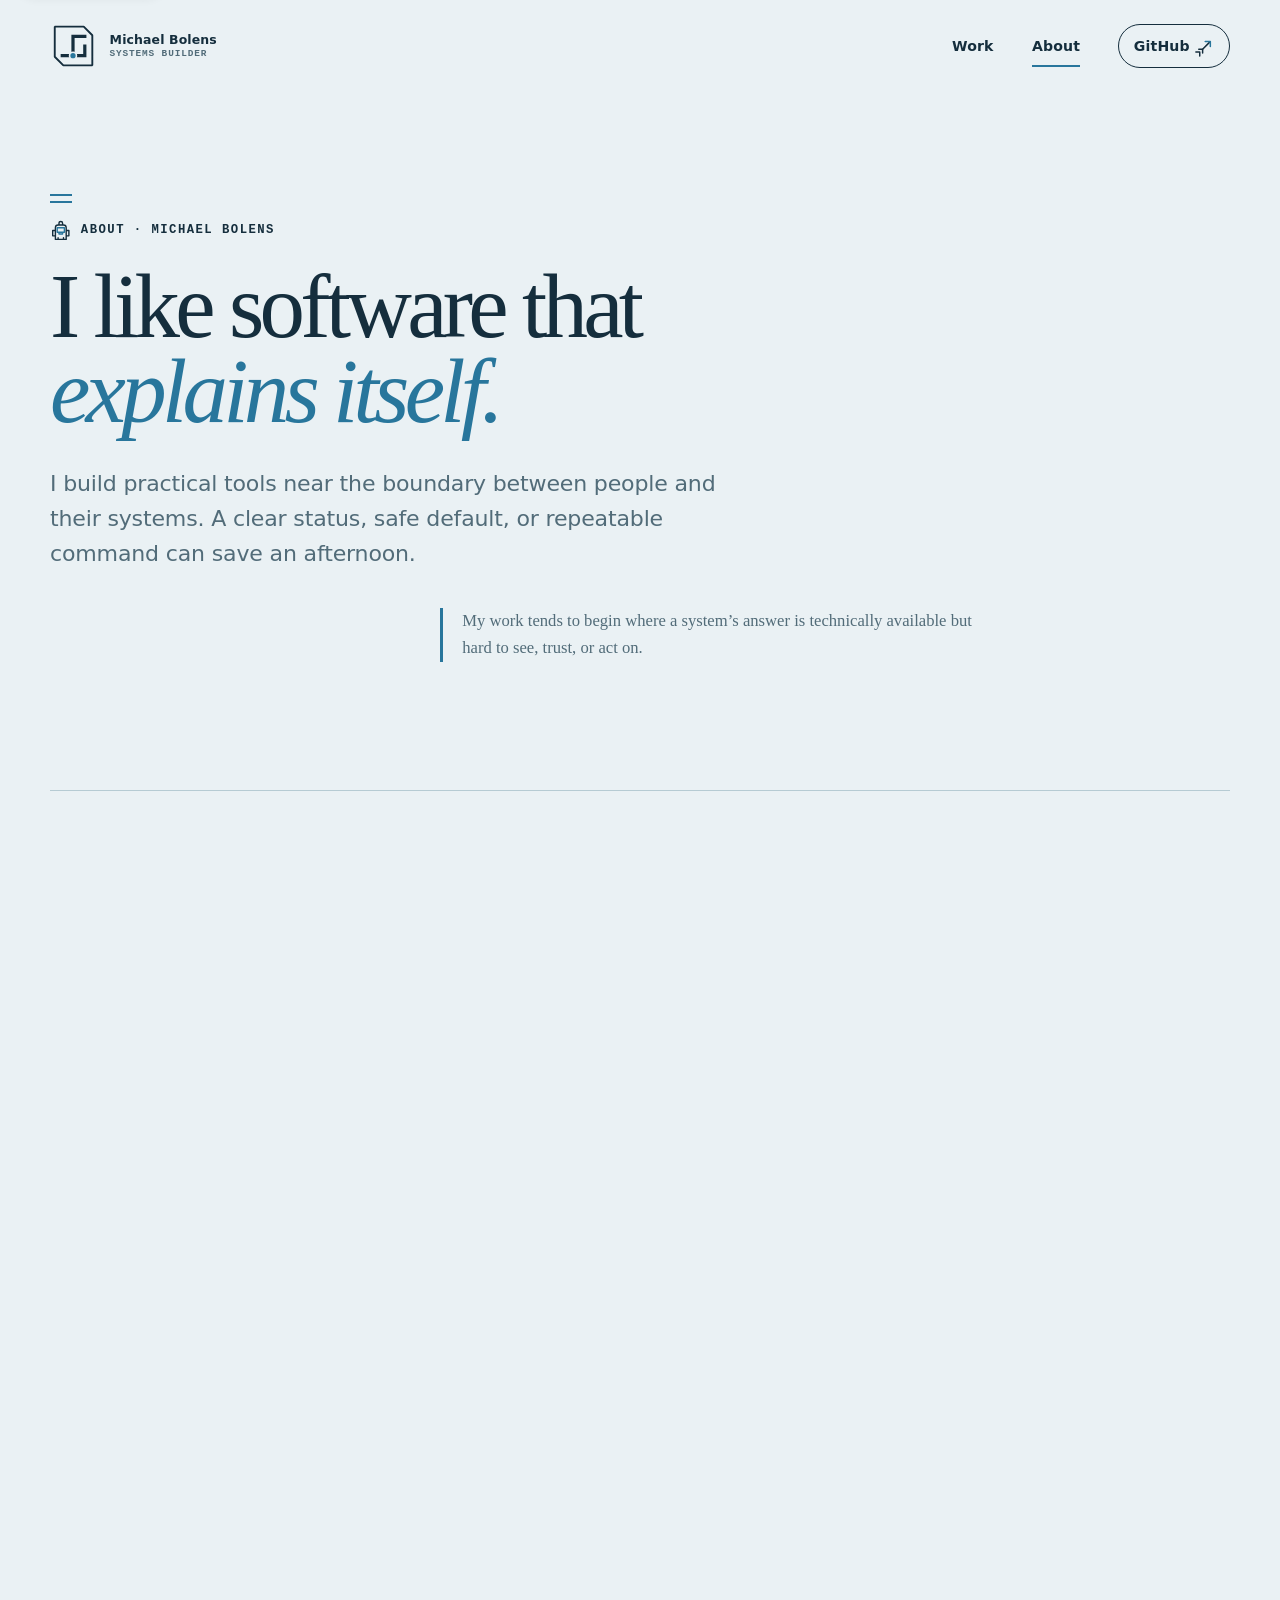
<file: about/index.html>
<!doctype html>
<html lang="en">
<head>
  <meta charset="utf-8"><meta name="viewport" content="width=device-width, initial-scale=1">
  <meta name="description" content="How Michael Bolens designs inspectable Linux tools, local-first interfaces, and practical recovery paths.">
  <meta property="og:title" content="About Michael Bolens">
  <meta property="og:description" content="An approach to Linux tools built around visible state, narrow dependencies, and clear recovery paths.">
  <meta property="og:type" content="website"><meta property="og:url" content="https://bolens.github.io/about/">
  <meta property="og:image" content="https://bolens.github.io/assets/social-card-v2.png"><meta property="og:image:alt" content="Michael Bolens, Linux systems builder. Tools that show their work.">
  <meta name="twitter:card" content="summary_large_image"><meta name="twitter:image" content="https://bolens.github.io/assets/social-card-v2.png">
  <meta name="theme-color" content="#eaf1f4" media="(prefers-color-scheme: light)"><meta name="theme-color" content="#10232f" media="(prefers-color-scheme: dark)"><title>About | Michael Bolens</title>
  <link rel="canonical" href="https://bolens.github.io/about/"><link rel="icon" href="../assets/favicon.svg" type="image/svg+xml"><script>document.documentElement.classList.add("is-loading")</script><script src="/assets/theme-data.js"></script><script src="/assets/appearance-controller.js"></script><script src="/assets/page-transitions.js"></script><script src="/assets/project-data.js" defer></script><script src="/assets/ui-overlay.js" defer></script><script src="/assets/appearance-picker.js" defer></script><script src="/assets/command-palette.js" defer></script><script src="/assets/loading-state.js" defer></script><script src="/assets/trail-glyphs.js" defer></script><link rel="stylesheet" href="../assets/theme-tokens.css"><link rel="stylesheet" href="../assets/pages.css"><link rel="stylesheet" href="../assets/about.css"><link rel="stylesheet" href="../assets/site.css">
  <script type="application/ld+json">{"@context":"https://schema.org","@type":"ProfilePage","name":"About Michael Bolens","url":"https://bolens.github.io/about/","mainEntity":{"@type":"Person","name":"Michael Bolens","url":"https://bolens.github.io/","sameAs":["https://github.com/bolens"],"jobTitle":"Linux systems builder","knowsAbout":["Linux","infrastructure","desktop tooling","self-hosting","open-source software"]}}</script>
</head>
<body>
  <a class="skip-link" href="#main">Skip to content</a>
  <header class="site-header wrap"><a class="wordmark" href="../" aria-label="Michael Bolens, home"><svg class="brand-mark" viewBox="0 0 48 48" aria-hidden="true"><path class="brand-mark-frame" d="M7 6h27l8 8v28H15l-8-8Z"/><path class="brand-mark-route" d="M14 33h10V15h11M24 33h11v-9"/><circle class="brand-mark-node" cx="24" cy="33" r="3.2"/></svg><span class="wordmark-copy"><b>Michael Bolens</b><small>Systems builder</small></span></a><nav aria-label="Primary navigation"><a href="../#selected-work">Work</a><a aria-current="page" href="./">About</a><a class="nav-cta" rel="me" href="https://github.com/bolens">GitHub <span aria-hidden="true">↗</span></a></nav></header>
  <main id="main" class="inner-page wrap" tabindex="-1">
    <header class="page-intro about-intro" data-reveal><p class="eyebrow">About · Michael Bolens</p><h1>I like software that<br><em>explains itself.</em></h1><p class="lede">I build practical tools near the boundary between people and their systems. A clear status, safe default, or repeatable command can save an afternoon.</p><p class="about-intro-note">My work tends to begin where a system’s answer is technically available but hard to see, trust, or act on.</p></header>
    <section class="about-grid" aria-labelledby="about-approach" data-reveal>
      <div class="about-heading"><p class="eyebrow">Approach</p><h2 id="about-approach">Build for the moment something goes sideways.</h2></div>
      <div class="about-story">
        <div class="about-prologue"><p>I’m Michael, a systems builder focused on Linux tools, operational workflows, and local-first interfaces. I enjoy turning scattered signals into one useful answer without hiding how that answer was reached.</p><p>That can mean reconciling privacy-device state across a desktop, keeping DNS records current across providers, or making an incident scan honest about what it could not inspect.</p></div>
        <div class="about-principles">
          <article><p class="eyebrow">Observe</p><h3>Make the state visible.</h3><p>People should be able to see what the tool believes, where that belief came from, and what it will do next.</p></article>
          <article><p class="eyebrow">Restrain</p><h3>Keep the machinery inspectable.</h3><p>Platform capabilities, plain formats, and narrow dependencies make small tools easier to understand and repair.</p></article>
          <article><p class="eyebrow">Recover</p><h3>Design the way back.</h3><p>A useful failure preserves context, names the boundary it reached, and leaves the operator with a clear next move.</p></article>
        </div>
      </div>
    </section>
    <section class="about-field-notes" aria-labelledby="field-notes-title" data-reveal>
      <header><p class="eyebrow">Field notes</p><h2 id="field-notes-title">The same instincts travel off-screen.</h2><svg class="field-contours" viewBox="0 0 240 100" aria-hidden="true" focusable="false"><g class="field-contours-land"><path d="M5 87c29-35 54-8 80-34S108 6 149 13s47 20 85-9M5 69c31-31 52-7 72-31S108-8 150 1M22 99c24-25 48-9 75-35s31-33 60-26 48 12 77-8M57 99c23-9 33-10 51-27s32-20 56-12 44 7 70-8M108 99c27-27 44-15 67-14s42-4 59-12"/></g><path class="field-contours-route" d="M35 80c18-20 42 3 64-25s37-25 70-20"/><circle class="field-contours-point" cx="35" cy="80" r="3"/><path class="field-contours-point" d="m169 30 5 9h-10Z"/></svg></header>
      <dl><div><dt>Preferred terrain</dt><dd>Linux systems, operational tooling, and the seams between them.</dd></div><div><dt>Working bias</dt><dd>Inspectable over magical. Reversible over clever.</dd></div><div><dt>Outside</dt><dd>Hiking, camping, cycling, disc golf, and finding a good local beer.</dd></div></dl>
    </section>
    <section class="availability" data-reveal><p class="eyebrow">Follow the work</p><h2>The repositories carry the full trail: decisions, revisions, and working code.</h2><a class="button" href="https://github.com/bolens">Explore my GitHub profile <span aria-hidden="true">↗</span></a></section>
  </main>
  <footer class="site-footer wrap"><p>Michael Bolens</p><svg class="field-ridge" viewBox="0 0 240 48" aria-hidden="true" focusable="false"><path class="field-ridge-land" d="M2 40h28l22-18 15 10L98 6l33 29 20-16 30 21h57M79 22l19-16 17 15-10-3-7 5-7-7M142 27l9-8 12 9"/><path class="field-ridge-trail" d="M93 46c18-8 45-5 40-11s-28-3-22-9"/><circle class="field-ridge-end" cx="111" cy="26" r="2"/></svg><a href="../">Home <span aria-hidden="true">→</span></a></footer>
<script src="/assets/web-analytics.js" defer></script>
</body></html>
</file>
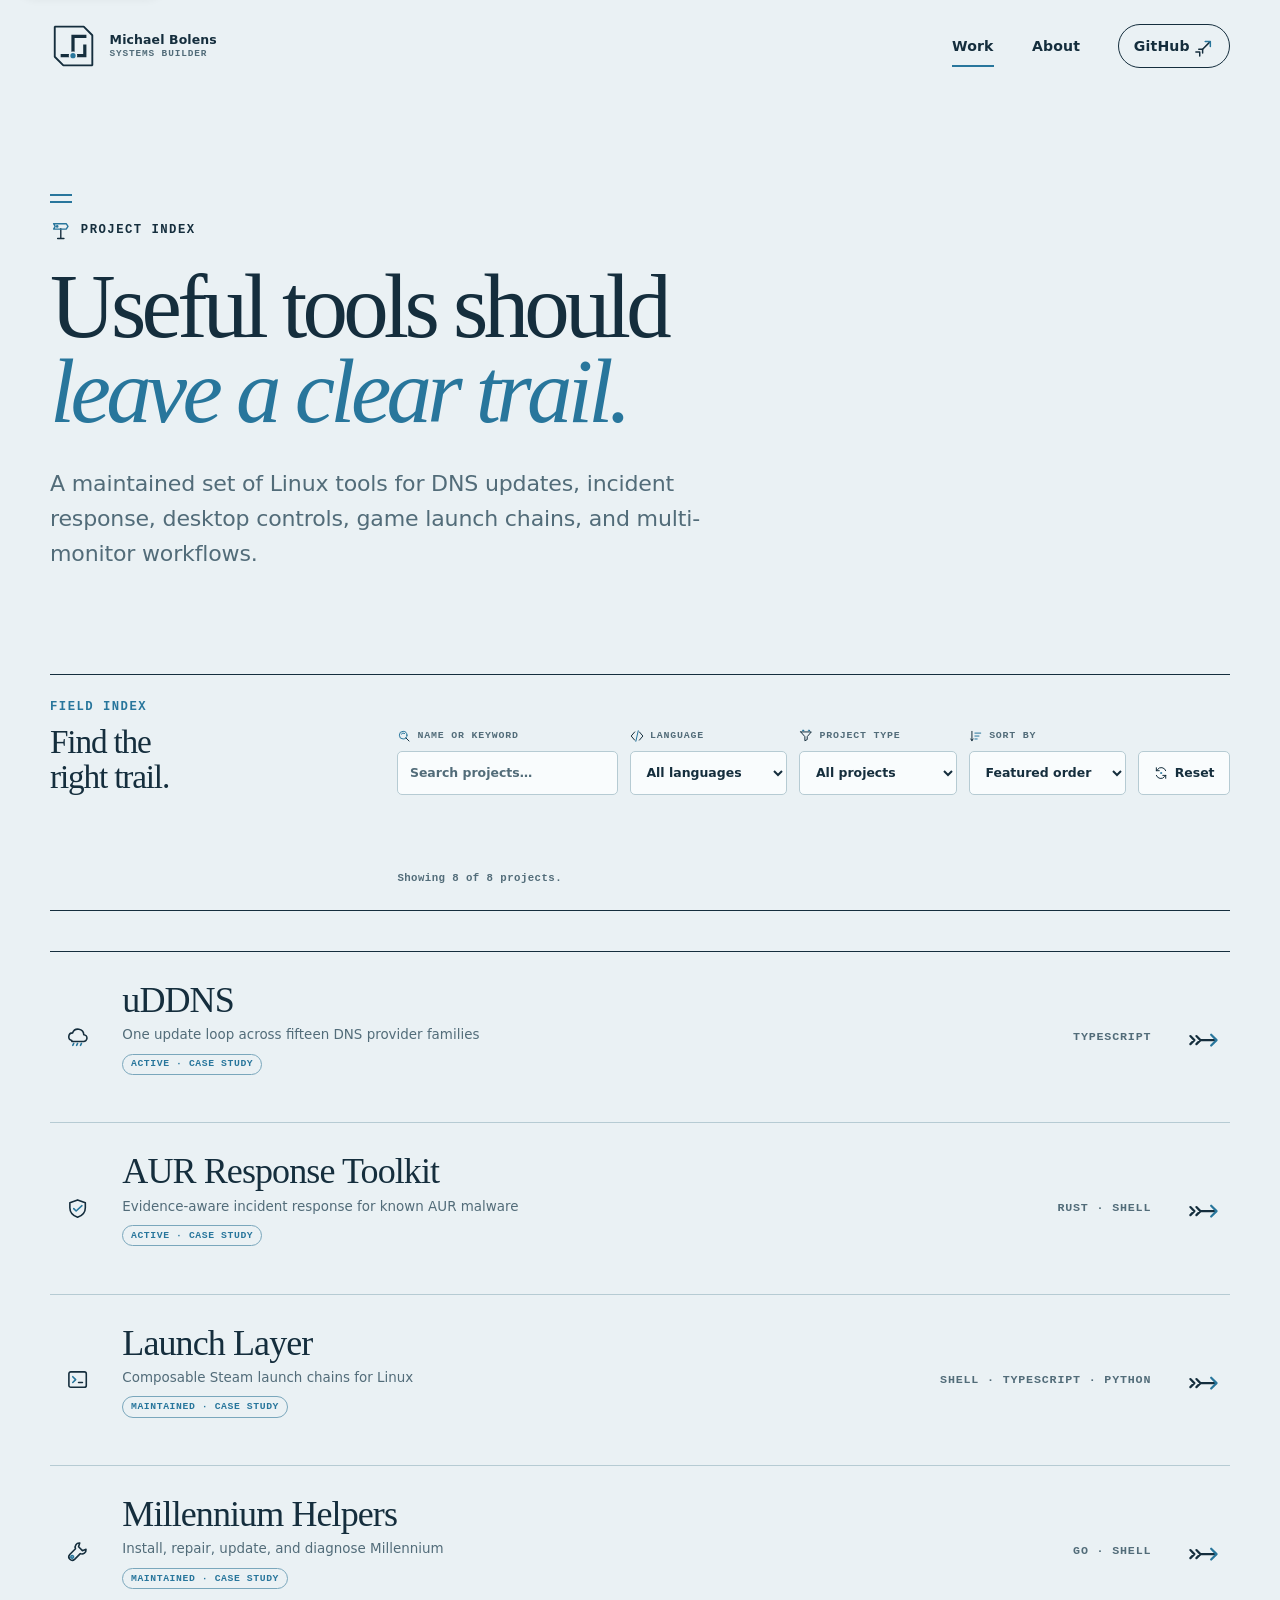
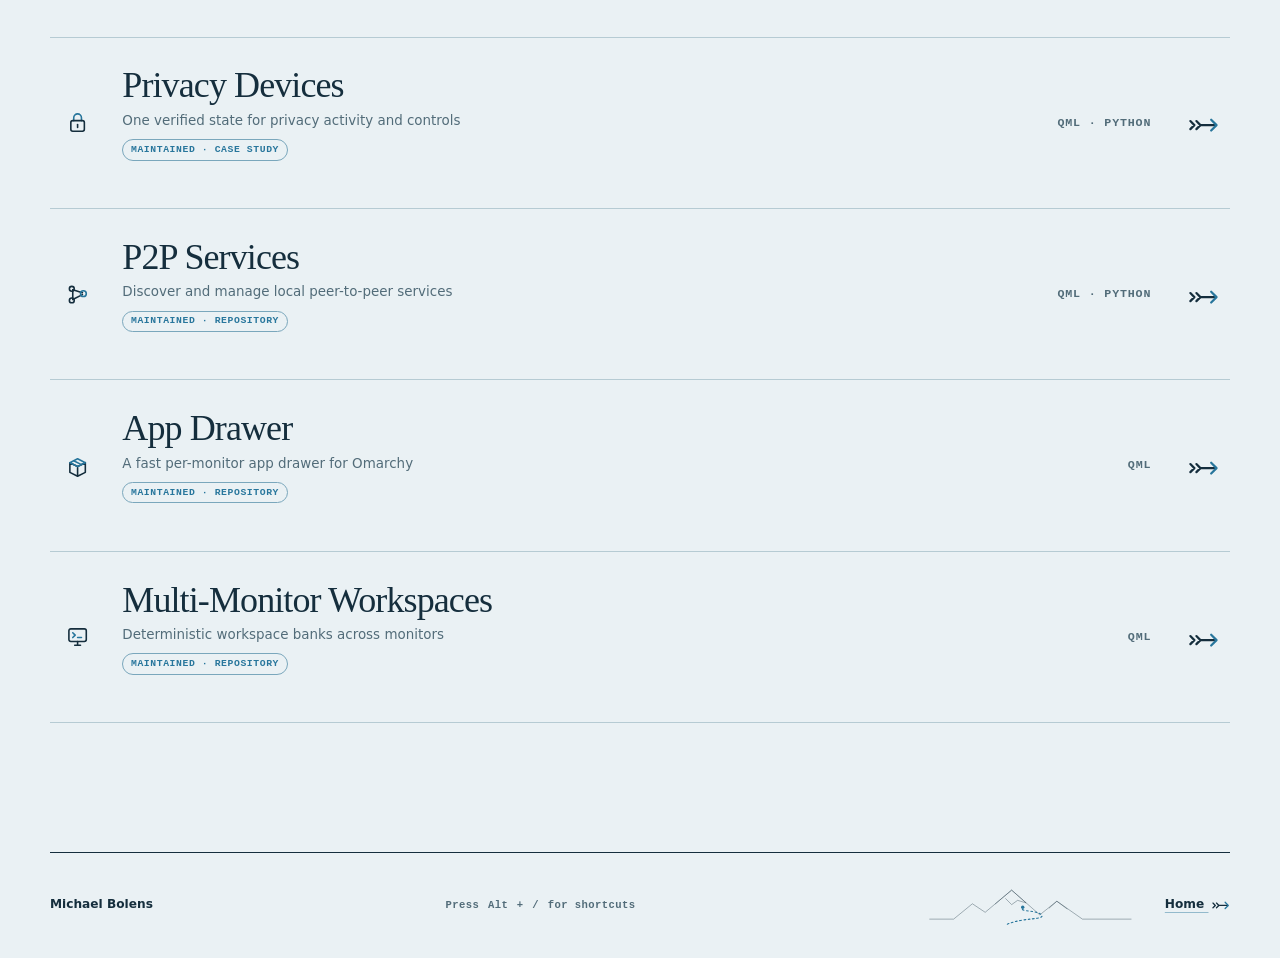
<file: work/index.html>
<!doctype html>
<html lang="en">
<head>
  <meta charset="utf-8"><meta name="viewport" content="width=device-width, initial-scale=1">
  <meta name="description" content="Open-source Linux tools by Michael Bolens for DNS, incident response, desktop privacy, game launches, and multi-monitor workflows."><meta name="theme-color" content="#eaf1f4" media="(prefers-color-scheme: light)"><meta name="theme-color" content="#10232f" media="(prefers-color-scheme: dark)"><title>Work | Michael Bolens</title>
  <meta property="og:title" content="Work | Michael Bolens"><meta property="og:description" content="Maintained Linux tools for infrastructure, desktop control, security, and gaming.">
  <meta property="og:type" content="website"><meta property="og:url" content="https://bolens.github.io/work/">
  <meta property="og:image" content="https://bolens.github.io/assets/social-card-v2.png"><meta property="og:image:alt" content="Michael Bolens, Linux systems builder. Tools that show their work.">
  <meta name="twitter:card" content="summary_large_image"><meta name="twitter:image" content="https://bolens.github.io/assets/social-card-v2.png">
  <link rel="canonical" href="https://bolens.github.io/work/"><link rel="icon" href="../assets/favicon.svg" type="image/svg+xml"><script>document.documentElement.classList.add("is-loading")</script><script src="/assets/theme-data.js"></script><script src="/assets/appearance-controller.js"></script><script src="/assets/page-transitions.js"></script><script src="/assets/project-data.js" defer></script><script src="/assets/ui-overlay.js" defer></script><script src="/assets/appearance-picker.js" defer></script><script src="/assets/command-palette.js" defer></script><script src="/assets/loading-state.js" defer></script><script src="/assets/trail-glyphs.js" defer></script><script src="/assets/work-filters.js" defer></script><noscript><style>.work-tools,.project-updated{display:none!important}</style></noscript><link rel="stylesheet" href="../assets/theme-tokens.css"><link rel="stylesheet" href="../assets/pages.css"><link rel="stylesheet" href="../assets/work.css"><link rel="stylesheet" href="../assets/site.css">
  <script type="application/ld+json">{"@context":"https://schema.org","@type":"CollectionPage","name":"Work by Michael Bolens","url":"https://bolens.github.io/work/","mainEntity":{"@type":"ItemList","numberOfItems":8,"itemListElement":[{"@type":"ListItem","position":1,"url":"https://bolens.github.io/case-studies/uddns/","name":"uDDNS"},{"@type":"ListItem","position":2,"url":"https://bolens.github.io/case-studies/aur-response-toolkit/","name":"AUR Response Toolkit"},{"@type":"ListItem","position":3,"url":"https://bolens.github.io/case-studies/launch-layer/","name":"Launch Layer"},{"@type":"ListItem","position":4,"url":"https://bolens.github.io/case-studies/millennium-helpers/","name":"Millennium Helpers"},{"@type":"ListItem","position":5,"url":"https://bolens.github.io/case-studies/privacy-devices/","name":"Privacy Devices"},{"@type":"ListItem","position":6,"url":"https://github.com/bolens/omarchy-p2p-services","name":"P2P Services"},{"@type":"ListItem","position":7,"url":"https://github.com/bolens/omarchy-app-drawer","name":"App Drawer"},{"@type":"ListItem","position":8,"url":"https://github.com/bolens/omarchy-multi-monitor-workspaces","name":"Multi-Monitor Workspaces"}]}}</script>
</head>
<body>
  <a class="skip-link" href="#main">Skip to content</a>
  <header class="site-header wrap"><a class="wordmark" href="../" aria-label="Michael Bolens, home"><svg class="brand-mark" viewBox="0 0 48 48" aria-hidden="true"><path class="brand-mark-frame" d="M7 6h27l8 8v28H15l-8-8Z"/><path class="brand-mark-route" d="M14 33h10V15h11M24 33h11v-9"/><circle class="brand-mark-node" cx="24" cy="33" r="3.2"/></svg><span class="wordmark-copy"><b>Michael Bolens</b><small>Systems builder</small></span></a><nav aria-label="Primary navigation"><a aria-current="page" href="./">Work</a><a href="../about/">About</a><a class="nav-cta" rel="me" href="https://github.com/bolens">GitHub <span aria-hidden="true">↗</span></a></nav></header>
  <main id="main" class="inner-page wrap" tabindex="-1">
    <header class="page-intro" data-reveal><p class="eyebrow">Project index</p><h1>Useful tools should<br><em>leave a clear trail.</em></h1><p class="lede">A maintained set of Linux tools for DNS updates, incident response, desktop controls, game launch chains, and multi-monitor workflows.</p></header>
    <section class="work-tools" aria-labelledby="work-tools-title">
      <div class="work-tools-heading"><p class="eyebrow" data-no-glyph>Field index</p><h2 id="work-tools-title">Find the right trail.</h2></div>
      <div class="work-controls">
        <label class="work-search"><span>Name or keyword</span><input type="search" name="project-search" autocomplete="off" aria-controls="project-list" placeholder="Search projects…"></label>
        <label><span>Language</span><select name="project-language" aria-controls="project-list"><option value="">All languages</option></select></label>
        <label><span>Project type</span><select name="project-kind" aria-controls="project-list"><option value="">All projects</option><option value="case study">Case studies</option><option value="repository">Repositories</option></select></label>
        <label><span>Sort by</span><select name="project-sort" aria-controls="project-list"><option value="featured">Featured order</option><option value="updated">Recently updated</option><option value="name-asc">Name, A–Z</option><option value="name-desc">Name, Z–A</option></select></label>
        <button class="work-reset" type="button">Reset</button>
      </div>
      <p class="work-results" role="status" aria-live="polite">Showing all 8 projects.</p>
    </section>
    <!-- projects:start --><div class="index-list" id="project-list" data-reveal>
      <a href="../case-studies/uddns/" data-project-name="uddns" data-project-languages="TypeScript" data-project-kind="case study" data-project-repository="https://github.com/bolens/uddns"><span><b>uDDNS</b><small>One update loop across fifteen DNS provider families</small><em>Active · Case study</em><time class="project-updated" aria-hidden="true">Updated date pending</time></span><i>TypeScript</i><strong aria-hidden="true">→</strong></a>
      <a href="../case-studies/aur-response-toolkit/" data-project-name="aur response toolkit" data-project-languages="Rust · Shell" data-project-kind="case study" data-project-repository="https://github.com/bolens/aur-response-toolkit"><span><b>AUR Response Toolkit</b><small>Evidence-aware incident response for known AUR malware</small><em>Active · Case study</em><time class="project-updated" aria-hidden="true">Updated date pending</time></span><i>Rust · Shell</i><strong aria-hidden="true">→</strong></a>
      <a href="../case-studies/launch-layer/" data-project-name="launch layer" data-project-languages="Shell · TypeScript · Python" data-project-kind="case study" data-project-repository="https://github.com/bolens/launch-layer"><span><b>Launch Layer</b><small>Composable Steam launch chains for Linux</small><em>Maintained · Case study</em><time class="project-updated" aria-hidden="true">Updated date pending</time></span><i>Shell · TypeScript · Python</i><strong aria-hidden="true">→</strong></a>
      <a href="../case-studies/millennium-helpers/" data-project-name="millennium helpers" data-project-languages="Go · Shell" data-project-kind="case study" data-project-repository="https://github.com/bolens/millennium-helpers"><span><b>Millennium Helpers</b><small>Install, repair, update, and diagnose Millennium</small><em>Maintained · Case study</em><time class="project-updated" aria-hidden="true">Updated date pending</time></span><i>Go · Shell</i><strong aria-hidden="true">→</strong></a>
      <a href="../case-studies/privacy-devices/" data-project-name="privacy devices" data-project-languages="QML · Python" data-project-kind="case study" data-project-repository="https://github.com/bolens/omarchy-privacy-devices"><span><b>Privacy Devices</b><small>One verified state for privacy activity and controls</small><em>Maintained · Case study</em><time class="project-updated" aria-hidden="true">Updated date pending</time></span><i>QML · Python</i><strong aria-hidden="true">→</strong></a>
      <a href="https://github.com/bolens/omarchy-p2p-services" data-project-name="p2p services" data-project-languages="QML · Python" data-project-kind="repository" data-project-repository="https://github.com/bolens/omarchy-p2p-services"><span><b>P2P Services</b><small>Discover and manage local peer-to-peer services</small><em>Maintained · Repository</em><time class="project-updated" aria-hidden="true">Updated date pending</time></span><i>QML · Python</i><strong aria-hidden="true">↗</strong></a>
      <a href="https://github.com/bolens/omarchy-app-drawer" data-project-name="app drawer" data-project-languages="QML" data-project-kind="repository" data-project-repository="https://github.com/bolens/omarchy-app-drawer"><span><b>App Drawer</b><small>A fast per-monitor app drawer for Omarchy</small><em>Maintained · Repository</em><time class="project-updated" aria-hidden="true">Updated date pending</time></span><i>QML</i><strong aria-hidden="true">↗</strong></a>
      <a href="https://github.com/bolens/omarchy-multi-monitor-workspaces" data-project-name="multi-monitor workspaces" data-project-languages="QML" data-project-kind="repository" data-project-repository="https://github.com/bolens/omarchy-multi-monitor-workspaces"><span><b>Multi-Monitor Workspaces</b><small>Deterministic workspace banks across monitors</small><em>Maintained · Repository</em><time class="project-updated" aria-hidden="true">Updated date pending</time></span><i>QML</i><strong aria-hidden="true">↗</strong></a>
    </div><!-- projects:end -->
  </main>
  <footer class="site-footer wrap"><p>Michael Bolens</p><svg class="field-ridge" viewBox="0 0 240 48" aria-hidden="true" focusable="false"><path class="field-ridge-land" d="M2 40h28l22-18 15 10L98 6l33 29 20-16 30 21h57M79 22l19-16 17 15-10-3-7 5-7-7M142 27l9-8 12 9"/><path class="field-ridge-trail" d="M93 46c18-8 45-5 40-11s-28-3-22-9"/><circle class="field-ridge-end" cx="111" cy="26" r="2"/></svg><a href="../">Home <span aria-hidden="true">→</span></a></footer>
<script src="/assets/web-analytics.js" defer></script>
</body></html>
</file>
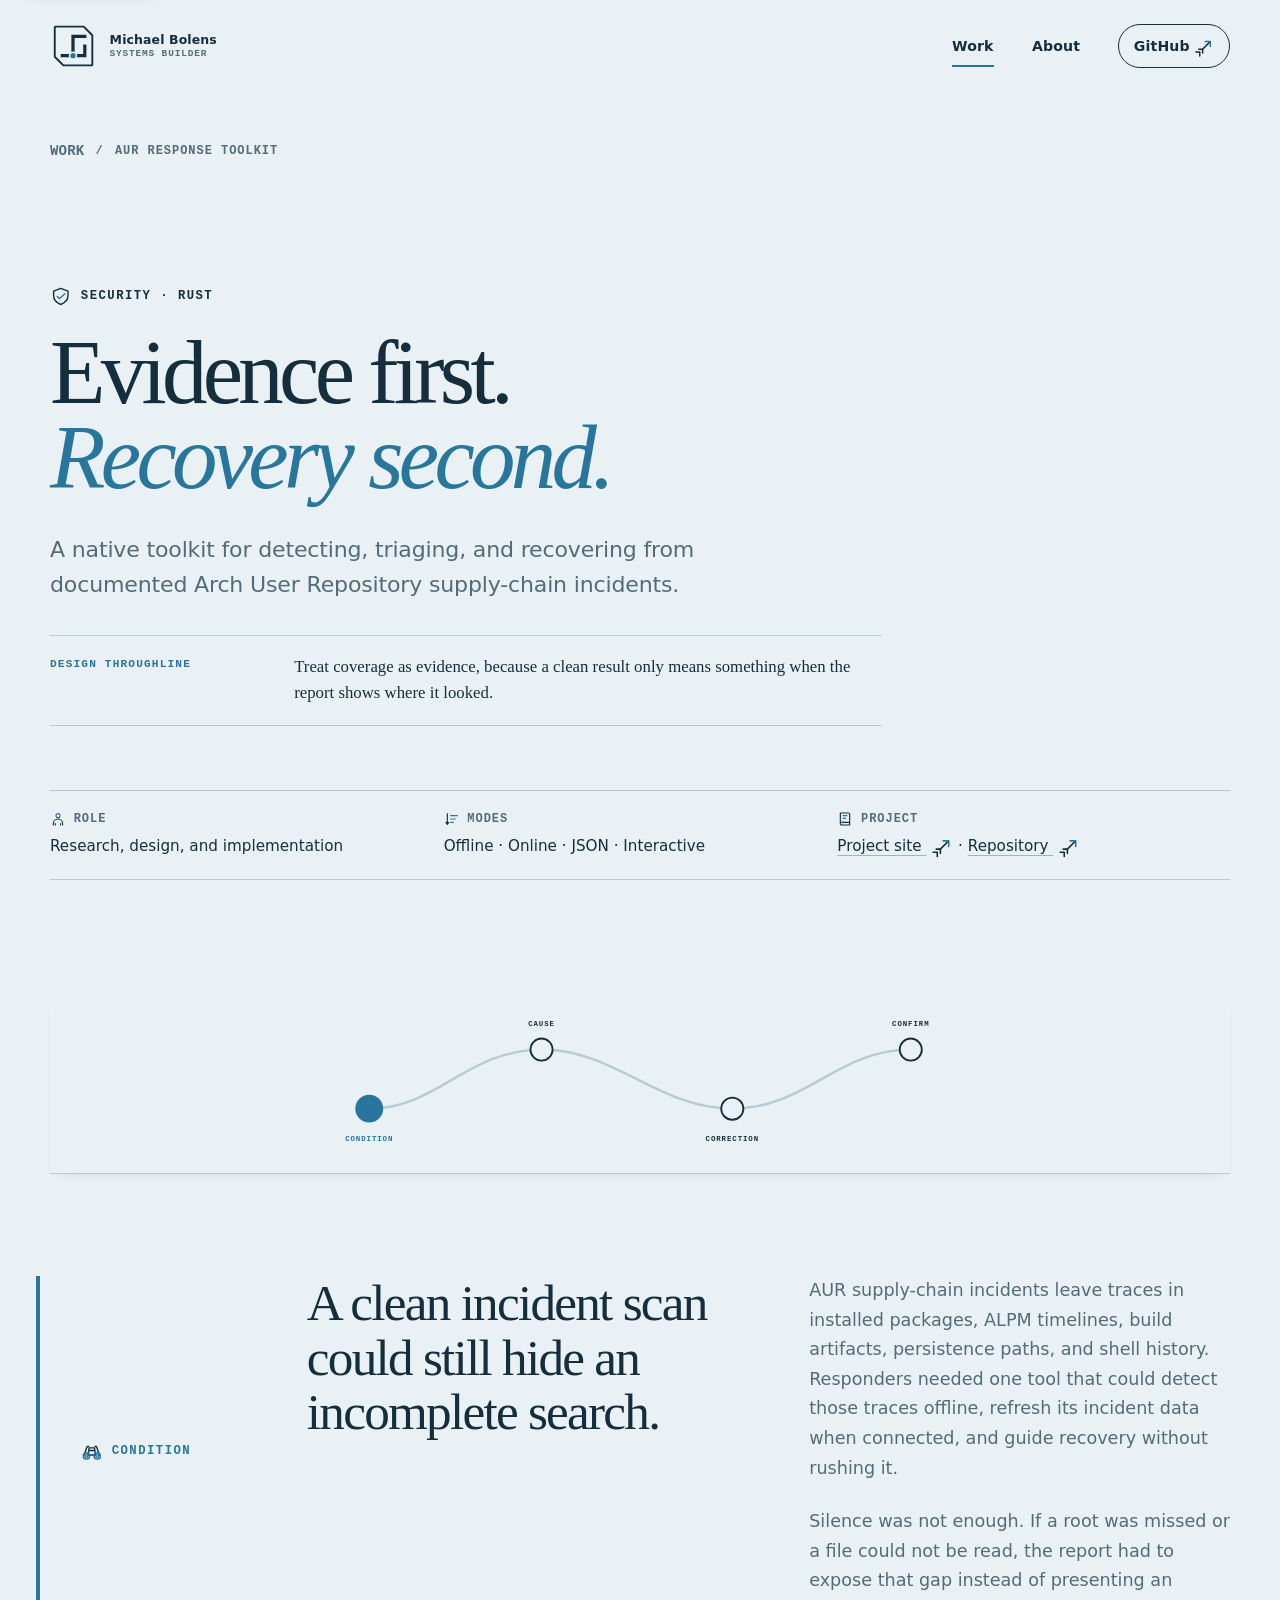
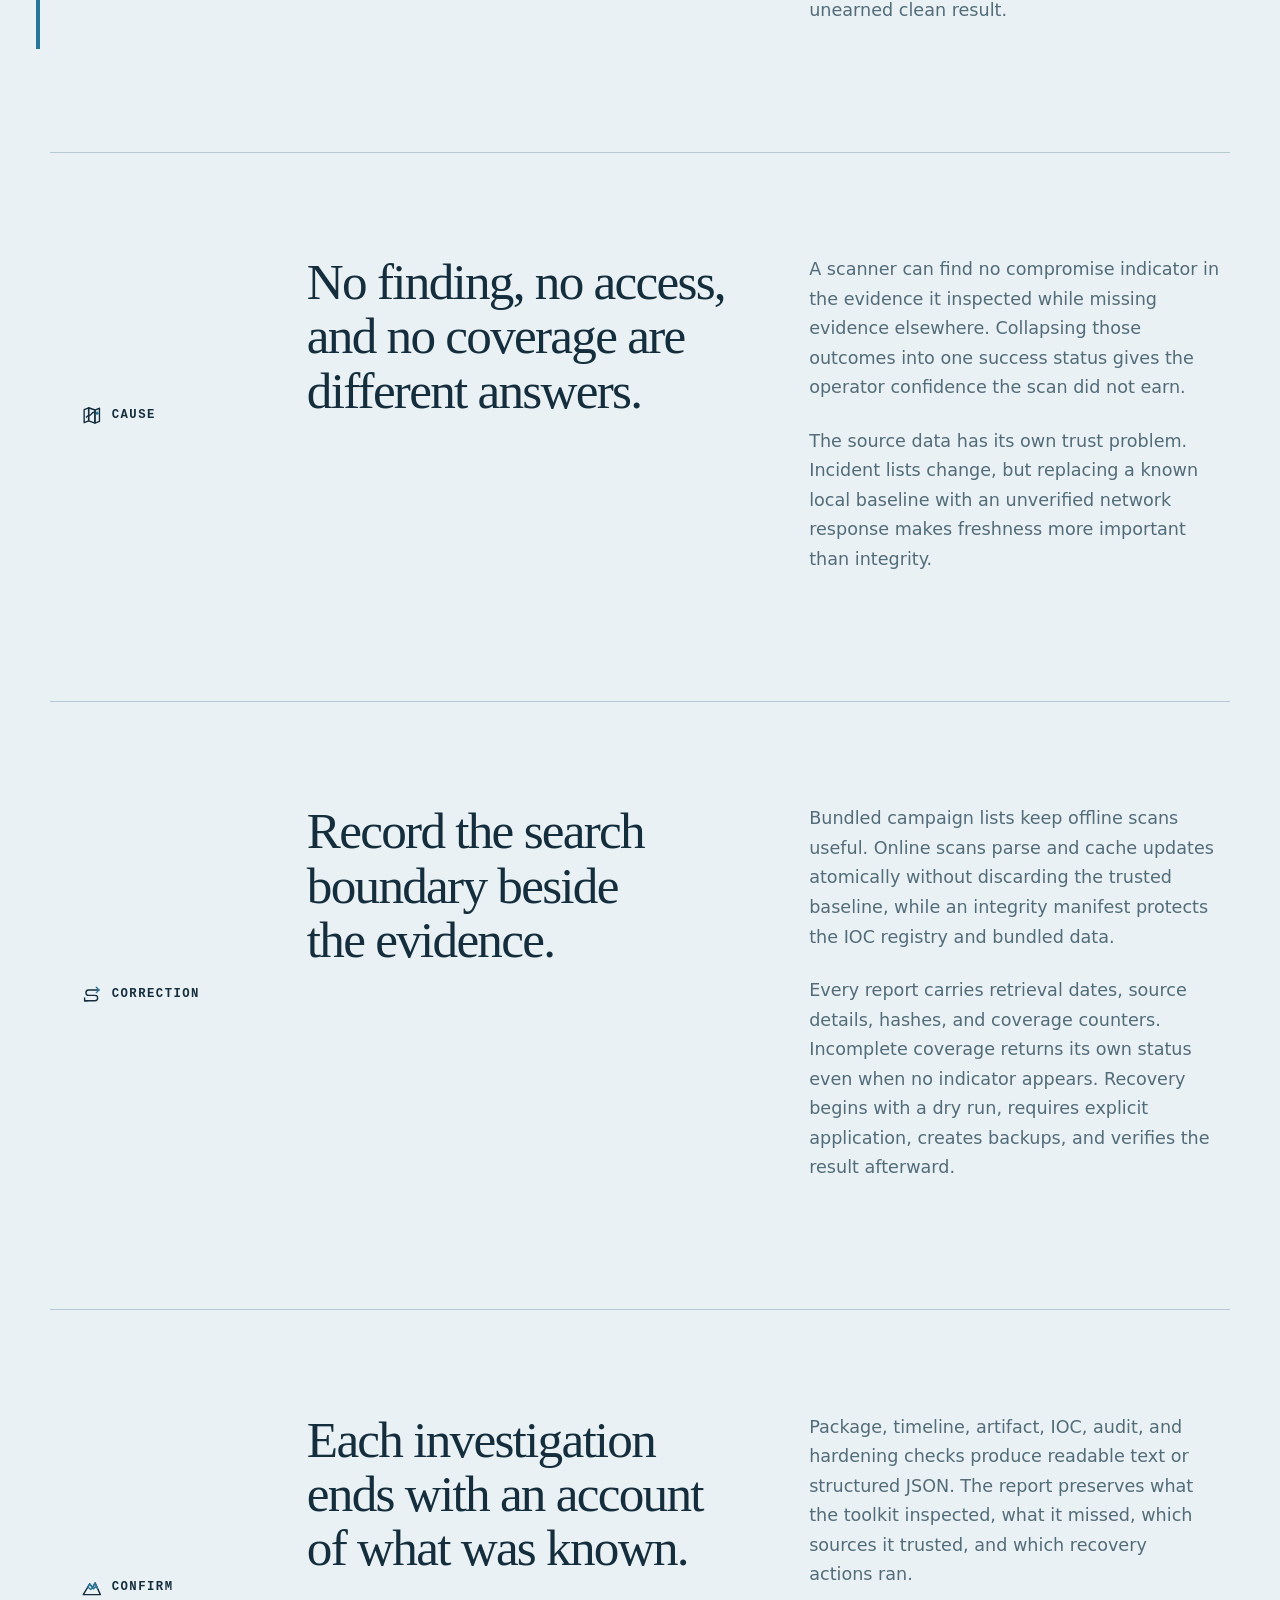
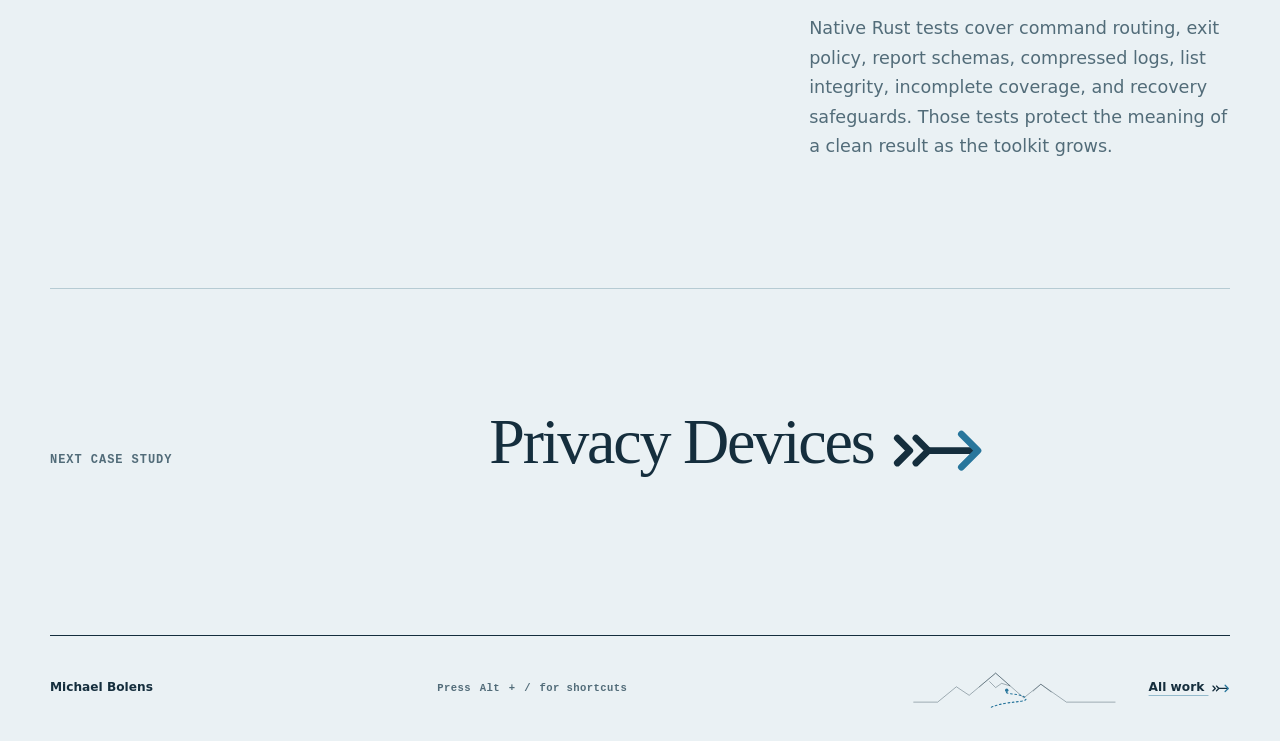
<file: case-studies/aur-response-toolkit/index.html>
<!doctype html>
<html lang="en">
<head>
  <meta charset="utf-8"><meta name="viewport" content="width=device-width, initial-scale=1"><meta name="description" content="How AUR Response Toolkit makes incident scanning and guarded recovery inspectable on Arch Linux.">
  <meta name="theme-color" content="#eaf1f4" media="(prefers-color-scheme: light)"><meta name="theme-color" content="#10232f" media="(prefers-color-scheme: dark)">
  <meta property="og:title" content="AUR Response Toolkit case study | Michael Bolens"><meta property="og:description" content="Evidence-backed incident scanning with explicit coverage, integrity checks, and guarded recovery."><meta property="og:type" content="article"><meta property="og:url" content="https://bolens.github.io/case-studies/aur-response-toolkit/"><meta property="og:image" content="https://bolens.github.io/assets/social-card-v2.png"><meta property="og:image:alt" content="Michael Bolens, Linux systems builder. Tools that show their work."><meta name="twitter:card" content="summary_large_image"><meta name="twitter:image" content="https://bolens.github.io/assets/social-card-v2.png">
  <title>AUR Response Toolkit case study | Michael Bolens</title><link rel="canonical" href="https://bolens.github.io/case-studies/aur-response-toolkit/"><link rel="icon" href="../../assets/favicon.svg" type="image/svg+xml"><script>document.documentElement.classList.add("is-loading")</script><script src="/assets/theme-data.js"></script><script src="/assets/appearance-controller.js"></script><script src="/assets/page-transitions.js"></script><script src="/assets/project-data.js" defer></script><script src="/assets/ui-overlay.js" defer></script><script src="/assets/appearance-picker.js" defer></script><script src="/assets/command-palette.js" defer></script><script src="/assets/loading-state.js" defer></script><script src="/assets/trail-glyphs.js" defer></script><link rel="stylesheet" href="../../assets/theme-tokens.css"><link rel="stylesheet" href="../../assets/pages.css"><link rel="stylesheet" href="../../assets/case-study.css"><link rel="stylesheet" href="../../assets/site.css">
  <script type="application/ld+json">{"@context":"https://schema.org","@type":"SoftwareSourceCode","name":"AUR Response Toolkit","description":"Evidence-aware detection, triage, and recovery for documented AUR supply-chain incidents.","codeRepository":"https://github.com/bolens/aur-response-toolkit","url":"https://bolens.github.io/aur-response-toolkit/","programmingLanguage":["Rust","Shell"],"operatingSystem":"Linux","author":{"@type":"Person","name":"Michael Bolens","url":"https://bolens.github.io/"}}</script>
</head>
<body>
  <a class="skip-link" href="#main">Skip to content</a><header class="site-header wrap"><a class="wordmark" href="../../" aria-label="Michael Bolens, home"><svg class="brand-mark" viewBox="0 0 48 48" aria-hidden="true"><path class="brand-mark-frame" d="M7 6h27l8 8v28H15l-8-8Z"/><path class="brand-mark-route" d="M14 33h10V15h11M24 33h11v-9"/><circle class="brand-mark-node" cx="24" cy="33" r="3.2"/></svg><span class="wordmark-copy"><b>Michael Bolens</b><small>Systems builder</small></span></a><nav aria-label="Primary navigation"><a aria-current="page" href="../../work/">Work</a><a href="../../about/">About</a><a class="nav-cta" rel="me" href="https://github.com/bolens">GitHub <span aria-hidden="true">↗</span></a></nav></header>
  <main id="main" class="case-page wrap" tabindex="-1">
    <nav class="breadcrumb" aria-label="Breadcrumb"><a href="../../work/">Work</a><span aria-hidden="true">/</span><span aria-current="page">AUR Response Toolkit</span></nav>
    <header class="case-intro"><p class="eyebrow">Security · Rust</p><h1>Evidence first.<br><em>Recovery second.</em></h1><p class="lede">A native toolkit for detecting, triaging, and recovering from documented Arch User Repository supply-chain incidents.</p><p class="case-thesis"><span>Design throughline</span>Treat coverage as evidence, because a clean result only means something when the report shows where it looked.</p><dl class="case-facts"><div><dt>Role</dt><dd>Research, design, and implementation</dd></div><div><dt>Modes</dt><dd>Offline · Online · JSON · Interactive</dd></div><div><dt>Project</dt><dd><a href="https://bolens.github.io/aur-response-toolkit/">Project site <span aria-hidden="true">↗</span></a><span aria-hidden="true"> · </span><a href="https://github.com/bolens/aur-response-toolkit">Repository <span aria-hidden="true">↗</span></a></dd></div></dl></header>
    <figure class="case-route" aria-labelledby="aur-route-title"><svg viewBox="0 0 1100 260" aria-labelledby="aur-route-title"><title id="aur-route-title">Jump to an AUR Response Toolkit case study section</title><path class="case-route-line" pathLength="1" d="M110 175C220 175 270 79 390 79S580 175 700 175S870 79 990 79"/><path class="case-route-progress" pathLength="1" d="M110 175C220 175 270 79 390 79S580 175 700 175S870 79 990 79"/><a href="#condition"><g transform="translate(110 175)"><circle r="18"/><text y="52" text-anchor="middle">CONDITION</text></g></a><a href="#cause"><g transform="translate(390 79)"><circle r="18"/><text y="-38" text-anchor="middle">CAUSE</text></g></a><a href="#correction"><g transform="translate(700 175)"><circle r="18"/><text y="52" text-anchor="middle">CORRECTION</text></g></a><a href="#confirm"><g transform="translate(990 79)"><circle r="18"/><text y="-38" text-anchor="middle">CONFIRM</text></g></a></svg></figure>
    <article class="case-story">
      <section id="condition"><p class="eyebrow">Condition</p><h2>A clean incident scan could still hide an incomplete search.</h2><div class="prose"><p>AUR supply-chain incidents leave traces in installed packages, ALPM timelines, build artifacts, persistence paths, and shell history. Responders needed one tool that could detect those traces offline, refresh its incident data when connected, and guide recovery without rushing it.</p><p>Silence was not enough. If a root was missed or a file could not be read, the report had to expose that gap instead of presenting an unearned clean result.</p></div></section>
      <section id="cause"><p class="eyebrow">Cause</p><h2>No finding, no access, and no coverage are different answers.</h2><div class="prose"><p>A scanner can find no compromise indicator in the evidence it inspected while missing evidence elsewhere. Collapsing those outcomes into one success status gives the operator confidence the scan did not earn.</p><p>The source data has its own trust problem. Incident lists change, but replacing a known local baseline with an unverified network response makes freshness more important than integrity.</p></div></section>
      <section id="correction"><p class="eyebrow">Correction</p><h2>Record the search boundary beside the evidence.</h2><div class="prose"><p>Bundled campaign lists keep offline scans useful. Online scans parse and cache updates atomically without discarding the trusted baseline, while an integrity manifest protects the IOC registry and bundled data.</p><p>Every report carries retrieval dates, source details, hashes, and coverage counters. Incomplete coverage returns its own status even when no indicator appears. Recovery begins with a dry run, requires explicit application, creates backups, and verifies the result afterward.</p></div></section>
      <section id="confirm"><p class="eyebrow">Confirm</p><h2>Each investigation ends with an account of what was known.</h2><div class="prose"><p>Package, timeline, artifact, IOC, audit, and hardening checks produce readable text or structured JSON. The report preserves what the toolkit inspected, what it missed, which sources it trusted, and which recovery actions ran.</p><p>Native Rust tests cover command routing, exit policy, report schemas, compressed logs, list integrity, incomplete coverage, and recovery safeguards. Those tests protect the meaning of a clean result as the toolkit grows.</p></div></section>
    </article>
    <nav class="case-next" aria-label="Case studies"><span>Next case study</span><a href="../privacy-devices/">Privacy Devices <span aria-hidden="true">→</span></a></nav>
  </main><footer class="site-footer wrap"><p>Michael Bolens</p><svg class="field-ridge" viewBox="0 0 240 48" aria-hidden="true" focusable="false"><path class="field-ridge-land" d="M2 40h28l22-18 15 10L98 6l33 29 20-16 30 21h57M79 22l19-16 17 15-10-3-7 5-7-7M142 27l9-8 12 9"/><path class="field-ridge-trail" d="M93 46c18-8 45-5 40-11s-28-3-22-9"/><circle class="field-ridge-end" cx="111" cy="26" r="2"/></svg><a href="../../work/">All work <span aria-hidden="true">→</span></a></footer>
  <script src="../../assets/case-study.js" defer></script>
<script src="/assets/web-analytics.js" defer></script>
</body></html>
</file>
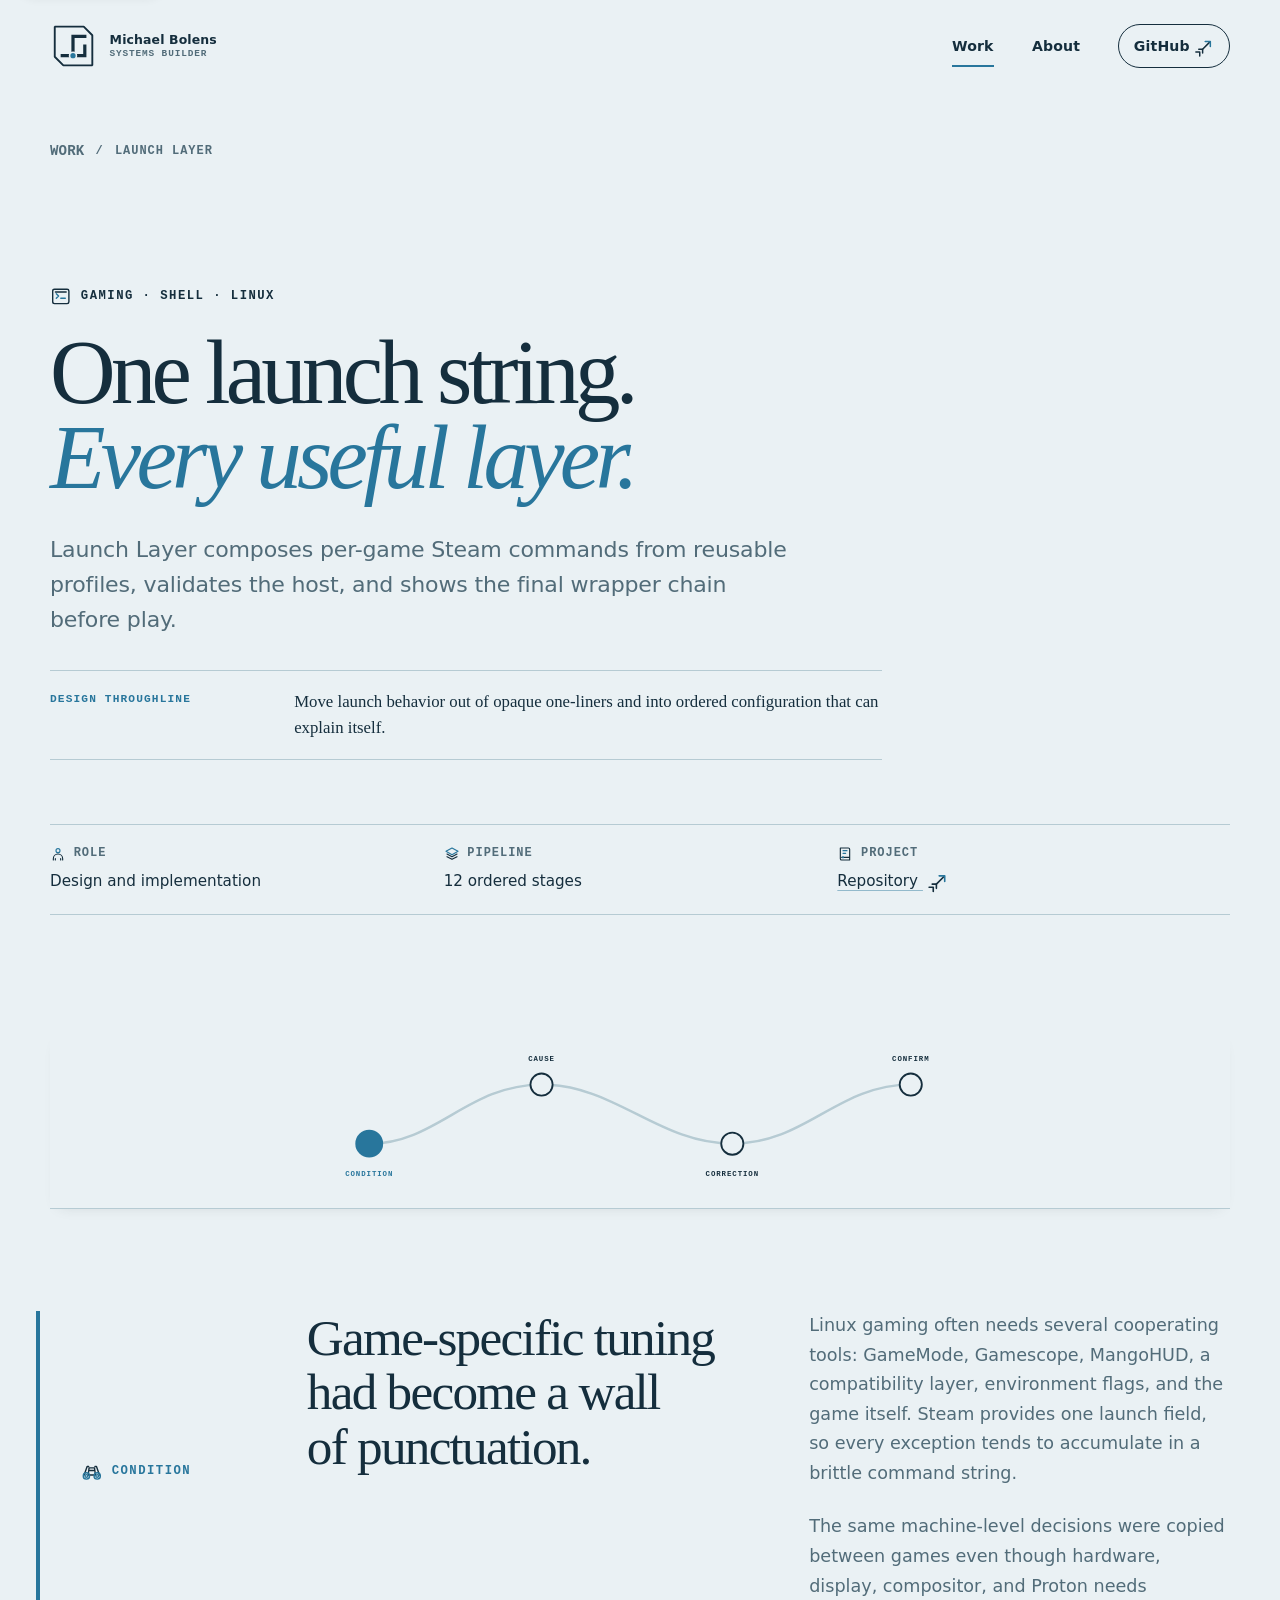
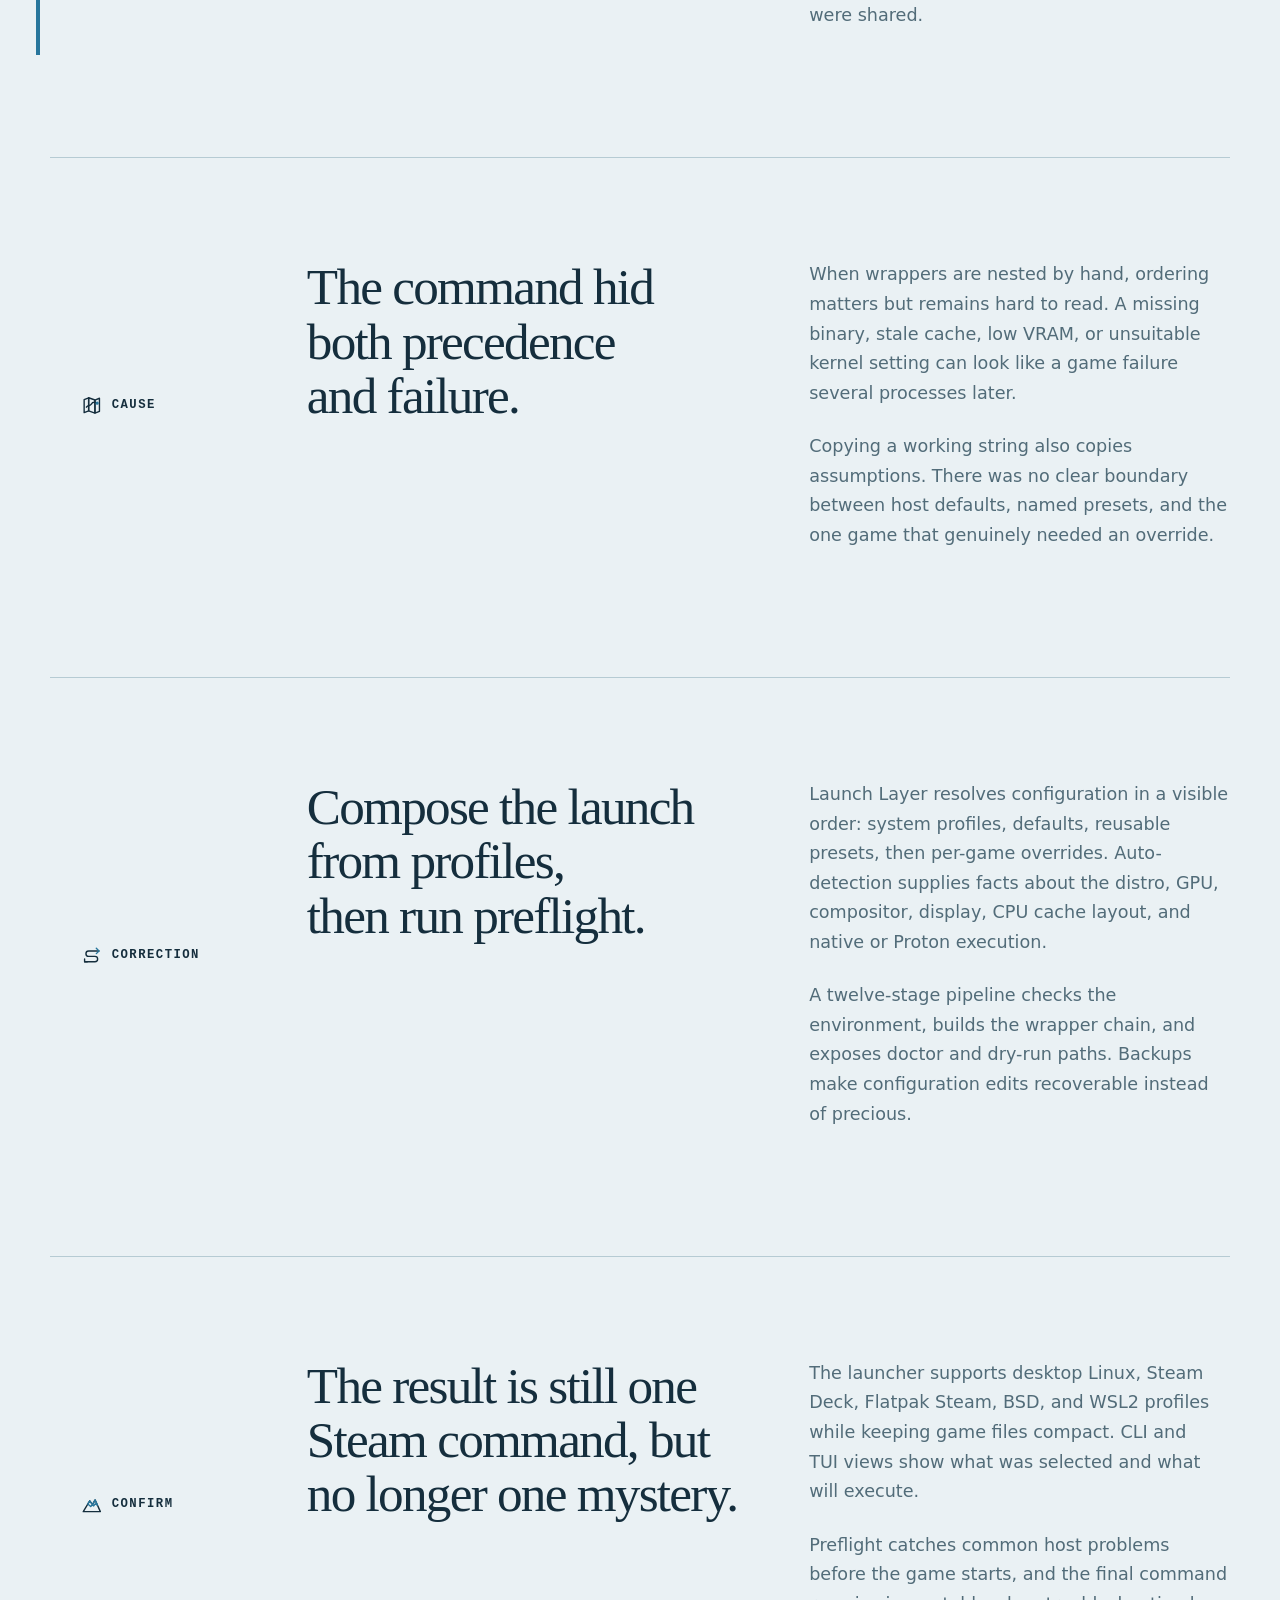
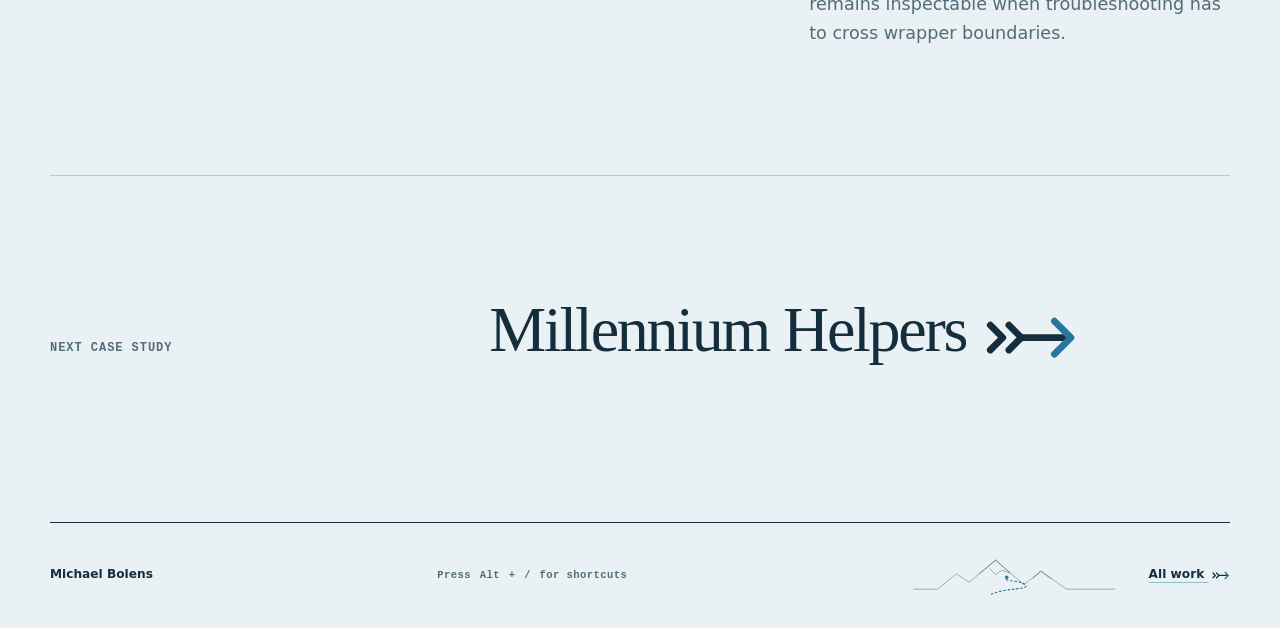
<file: case-studies/launch-layer/index.html>
<!doctype html>
<html lang="en"><head>
  <meta charset="utf-8"><meta name="viewport" content="width=device-width, initial-scale=1"><meta name="description" content="How Launch Layer turns fragile Steam launch strings into inspectable, layered Linux game profiles.">
  <meta name="theme-color" content="#eaf1f4" media="(prefers-color-scheme: light)"><meta name="theme-color" content="#10232f" media="(prefers-color-scheme: dark)">
  <meta property="og:title" content="Launch Layer case study | Michael Bolens"><meta property="og:description" content="Composable, preflighted Steam launch chains for Linux games."><meta property="og:type" content="article"><meta property="og:url" content="https://bolens.github.io/case-studies/launch-layer/"><meta property="og:image" content="https://bolens.github.io/assets/social-card-v2.png"><meta property="og:image:alt" content="Michael Bolens, Linux systems builder. Tools that show their work."><meta name="twitter:card" content="summary_large_image"><meta name="twitter:image" content="https://bolens.github.io/assets/social-card-v2.png">
  <title>Launch Layer case study | Michael Bolens</title><link rel="canonical" href="https://bolens.github.io/case-studies/launch-layer/"><link rel="icon" href="../../assets/favicon.svg" type="image/svg+xml"><script>document.documentElement.classList.add("is-loading")</script><script src="/assets/theme-data.js"></script><script src="/assets/appearance-controller.js"></script><script src="/assets/page-transitions.js"></script><script src="/assets/project-data.js" defer></script><script src="/assets/ui-overlay.js" defer></script><script src="/assets/appearance-picker.js" defer></script><script src="/assets/command-palette.js" defer></script><script src="/assets/loading-state.js" defer></script><script src="/assets/trail-glyphs.js" defer></script><link rel="stylesheet" href="../../assets/theme-tokens.css"><link rel="stylesheet" href="../../assets/pages.css"><link rel="stylesheet" href="../../assets/case-study.css"><link rel="stylesheet" href="../../assets/site.css">
  <script type="application/ld+json">{"@context":"https://schema.org","@type":"SoftwareSourceCode","name":"Launch Layer","description":"Layered launch orchestration for Steam games on Linux.","codeRepository":"https://github.com/bolens/launch-layer","url":"https://bolens.github.io/case-studies/launch-layer/","programmingLanguage":["Shell","TypeScript","Python"],"runtimePlatform":"Linux","author":{"@type":"Person","name":"Michael Bolens","url":"https://bolens.github.io/"}}</script>
</head><body>
  <a class="skip-link" href="#main">Skip to content</a><header class="site-header wrap"><a class="wordmark" href="../../" aria-label="Michael Bolens, home"><svg class="brand-mark" viewBox="0 0 48 48" aria-hidden="true"><path class="brand-mark-frame" d="M7 6h27l8 8v28H15l-8-8Z"/><path class="brand-mark-route" d="M14 33h10V15h11M24 33h11v-9"/><circle class="brand-mark-node" cx="24" cy="33" r="3.2"/></svg><span class="wordmark-copy"><b>Michael Bolens</b><small>Systems builder</small></span></a><nav aria-label="Primary navigation"><a aria-current="page" href="../../work/">Work</a><a href="../../about/">About</a><a class="nav-cta" rel="me" href="https://github.com/bolens">GitHub <span aria-hidden="true">↗</span></a></nav></header>
  <main id="main" class="case-page wrap" tabindex="-1">
    <nav class="breadcrumb" aria-label="Breadcrumb"><a href="../../work/">Work</a><span aria-hidden="true">/</span><span aria-current="page">Launch Layer</span></nav>
    <header class="case-intro"><p class="eyebrow">Gaming · Shell · Linux</p><h1>One launch string.<br><em>Every useful layer.</em></h1><p class="lede">Launch Layer composes per-game Steam commands from reusable profiles, validates the host, and shows the final wrapper chain before play.</p><p class="case-thesis"><span>Design throughline</span>Move launch behavior out of opaque one-liners and into ordered configuration that can explain itself.</p><dl class="case-facts"><div><dt>Role</dt><dd>Design and implementation</dd></div><div><dt>Pipeline</dt><dd>12 ordered stages</dd></div><div><dt>Project</dt><dd><a href="https://github.com/bolens/launch-layer">Repository <span aria-hidden="true">↗</span></a></dd></div></dl></header>
    <figure class="case-route" aria-labelledby="launch-route-title"><svg viewBox="0 0 1100 260" aria-labelledby="launch-route-title"><title id="launch-route-title">Jump to a Launch Layer case study section</title><path class="case-route-line" pathLength="1" d="M110 175C220 175 270 79 390 79S580 175 700 175S870 79 990 79"/><path class="case-route-progress" pathLength="1" d="M110 175C220 175 270 79 390 79S580 175 700 175S870 79 990 79"/><a href="#condition"><g transform="translate(110 175)"><circle r="18"/><text y="52" text-anchor="middle">CONDITION</text></g></a><a href="#cause"><g transform="translate(390 79)"><circle r="18"/><text y="-38" text-anchor="middle">CAUSE</text></g></a><a href="#correction"><g transform="translate(700 175)"><circle r="18"/><text y="52" text-anchor="middle">CORRECTION</text></g></a><a href="#confirm"><g transform="translate(990 79)"><circle r="18"/><text y="-38" text-anchor="middle">CONFIRM</text></g></a></svg></figure>
    <article class="case-story">
      <section id="condition"><p class="eyebrow">Condition</p><h2>Game-specific tuning had become a wall of punctuation.</h2><div class="prose"><p>Linux gaming often needs several cooperating tools: GameMode, Gamescope, MangoHUD, a compatibility layer, environment flags, and the game itself. Steam provides one launch field, so every exception tends to accumulate in a brittle command string.</p><p>The same machine-level decisions were copied between games even though hardware, display, compositor, and Proton needs were shared.</p></div></section>
      <section id="cause"><p class="eyebrow">Cause</p><h2>The command hid both precedence and failure.</h2><div class="prose"><p>When wrappers are nested by hand, ordering matters but remains hard to read. A missing binary, stale cache, low VRAM, or unsuitable kernel setting can look like a game failure several processes later.</p><p>Copying a working string also copies assumptions. There was no clear boundary between host defaults, named presets, and the one game that genuinely needed an override.</p></div></section>
      <section id="correction"><p class="eyebrow">Correction</p><h2>Compose the launch from profiles, then run preflight.</h2><div class="prose"><p>Launch Layer resolves configuration in a visible order: system profiles, defaults, reusable presets, then per-game overrides. Auto-detection supplies facts about the distro, GPU, compositor, display, CPU cache layout, and native or Proton execution.</p><p>A twelve-stage pipeline checks the environment, builds the wrapper chain, and exposes doctor and dry-run paths. Backups make configuration edits recoverable instead of precious.</p></div></section>
      <section id="confirm"><p class="eyebrow">Confirm</p><h2>The result is still one Steam command, but no longer one mystery.</h2><div class="prose"><p>The launcher supports desktop Linux, Steam Deck, Flatpak Steam, BSD, and WSL2 profiles while keeping game files compact. CLI and TUI views show what was selected and what will execute.</p><p>Preflight catches common host problems before the game starts, and the final command remains inspectable when troubleshooting has to cross wrapper boundaries.</p></div></section>
    </article><nav class="case-next" aria-label="Case studies"><span>Next case study</span><a href="../millennium-helpers/">Millennium Helpers <span aria-hidden="true">→</span></a></nav>
  </main><footer class="site-footer wrap"><p>Michael Bolens</p><svg class="field-ridge" viewBox="0 0 240 48" aria-hidden="true" focusable="false"><path class="field-ridge-land" d="M2 40h28l22-18 15 10L98 6l33 29 20-16 30 21h57M79 22l19-16 17 15-10-3-7 5-7-7M142 27l9-8 12 9"/><path class="field-ridge-trail" d="M93 46c18-8 45-5 40-11s-28-3-22-9"/><circle class="field-ridge-end" cx="111" cy="26" r="2"/></svg><a href="../../work/">All work <span aria-hidden="true">→</span></a></footer><script src="../../assets/case-study.js" defer></script>
<script src="/assets/web-analytics.js" defer></script>
</body></html>
</file>
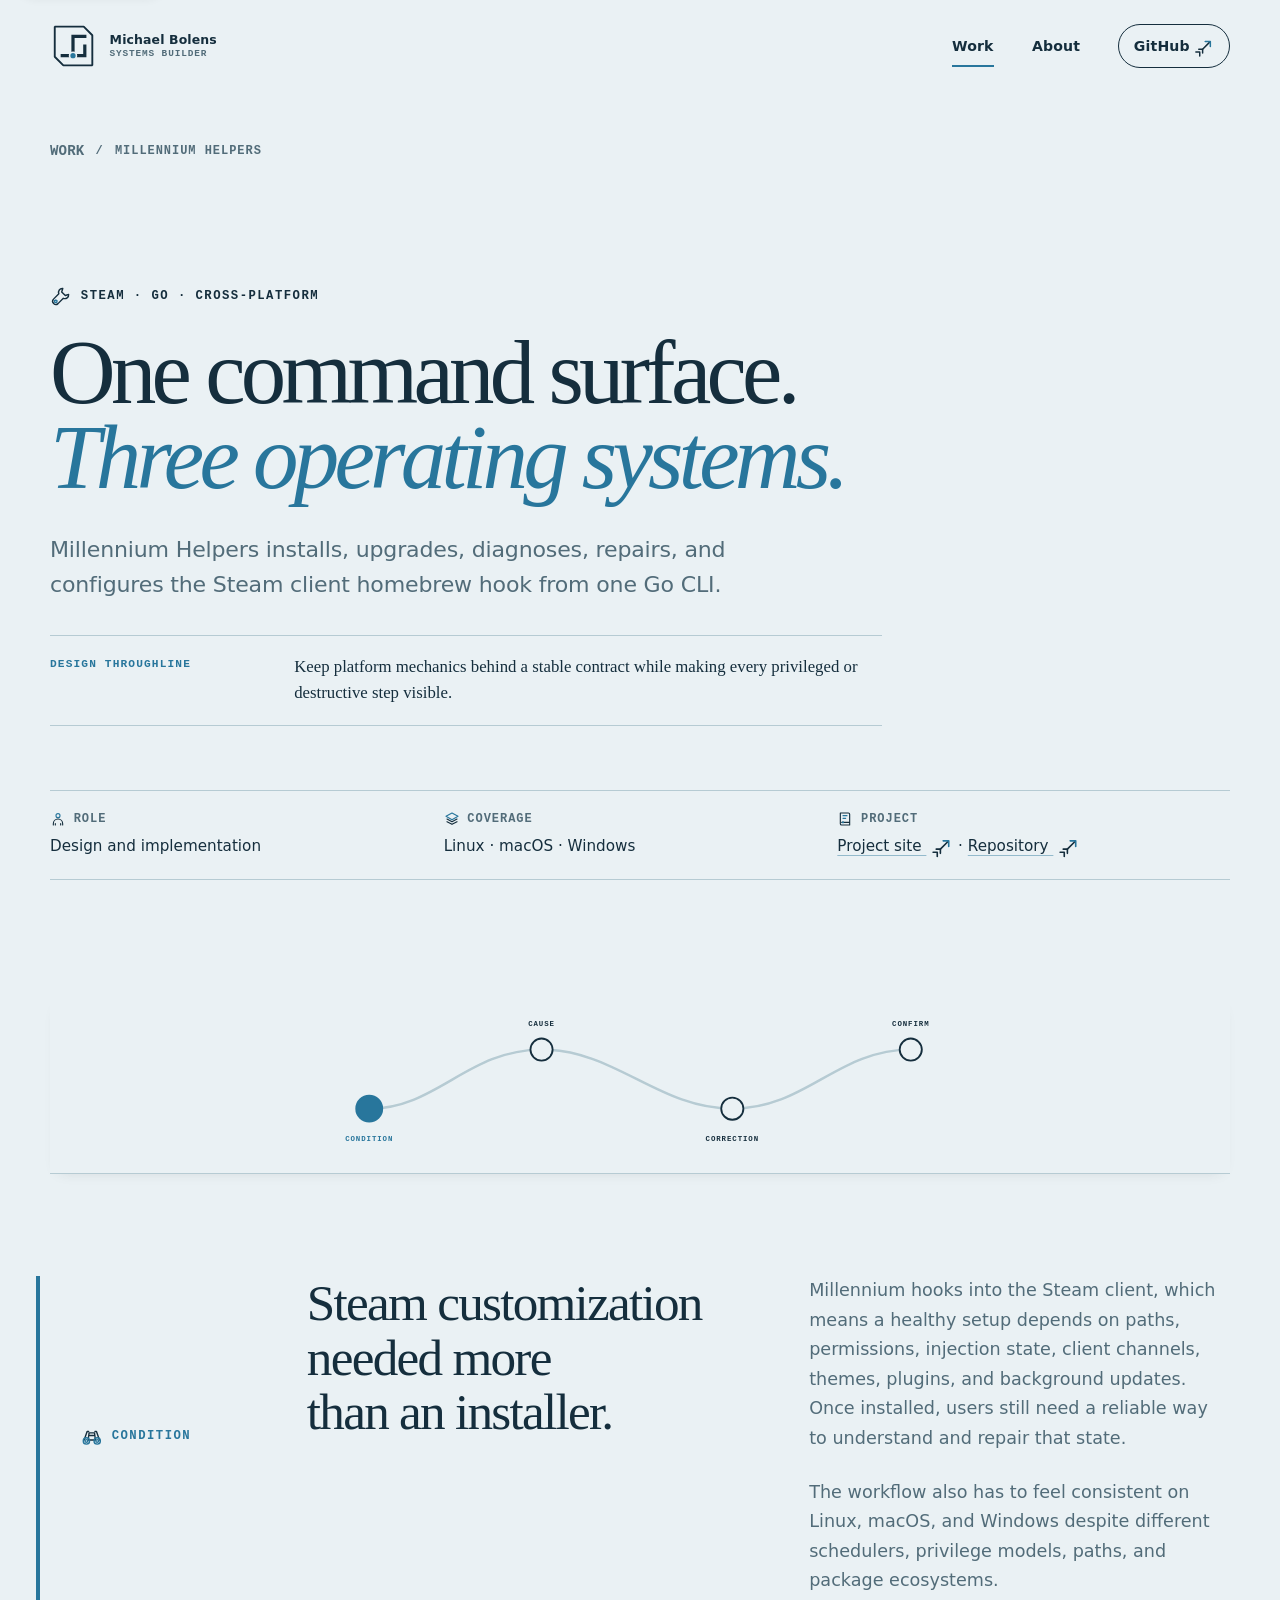
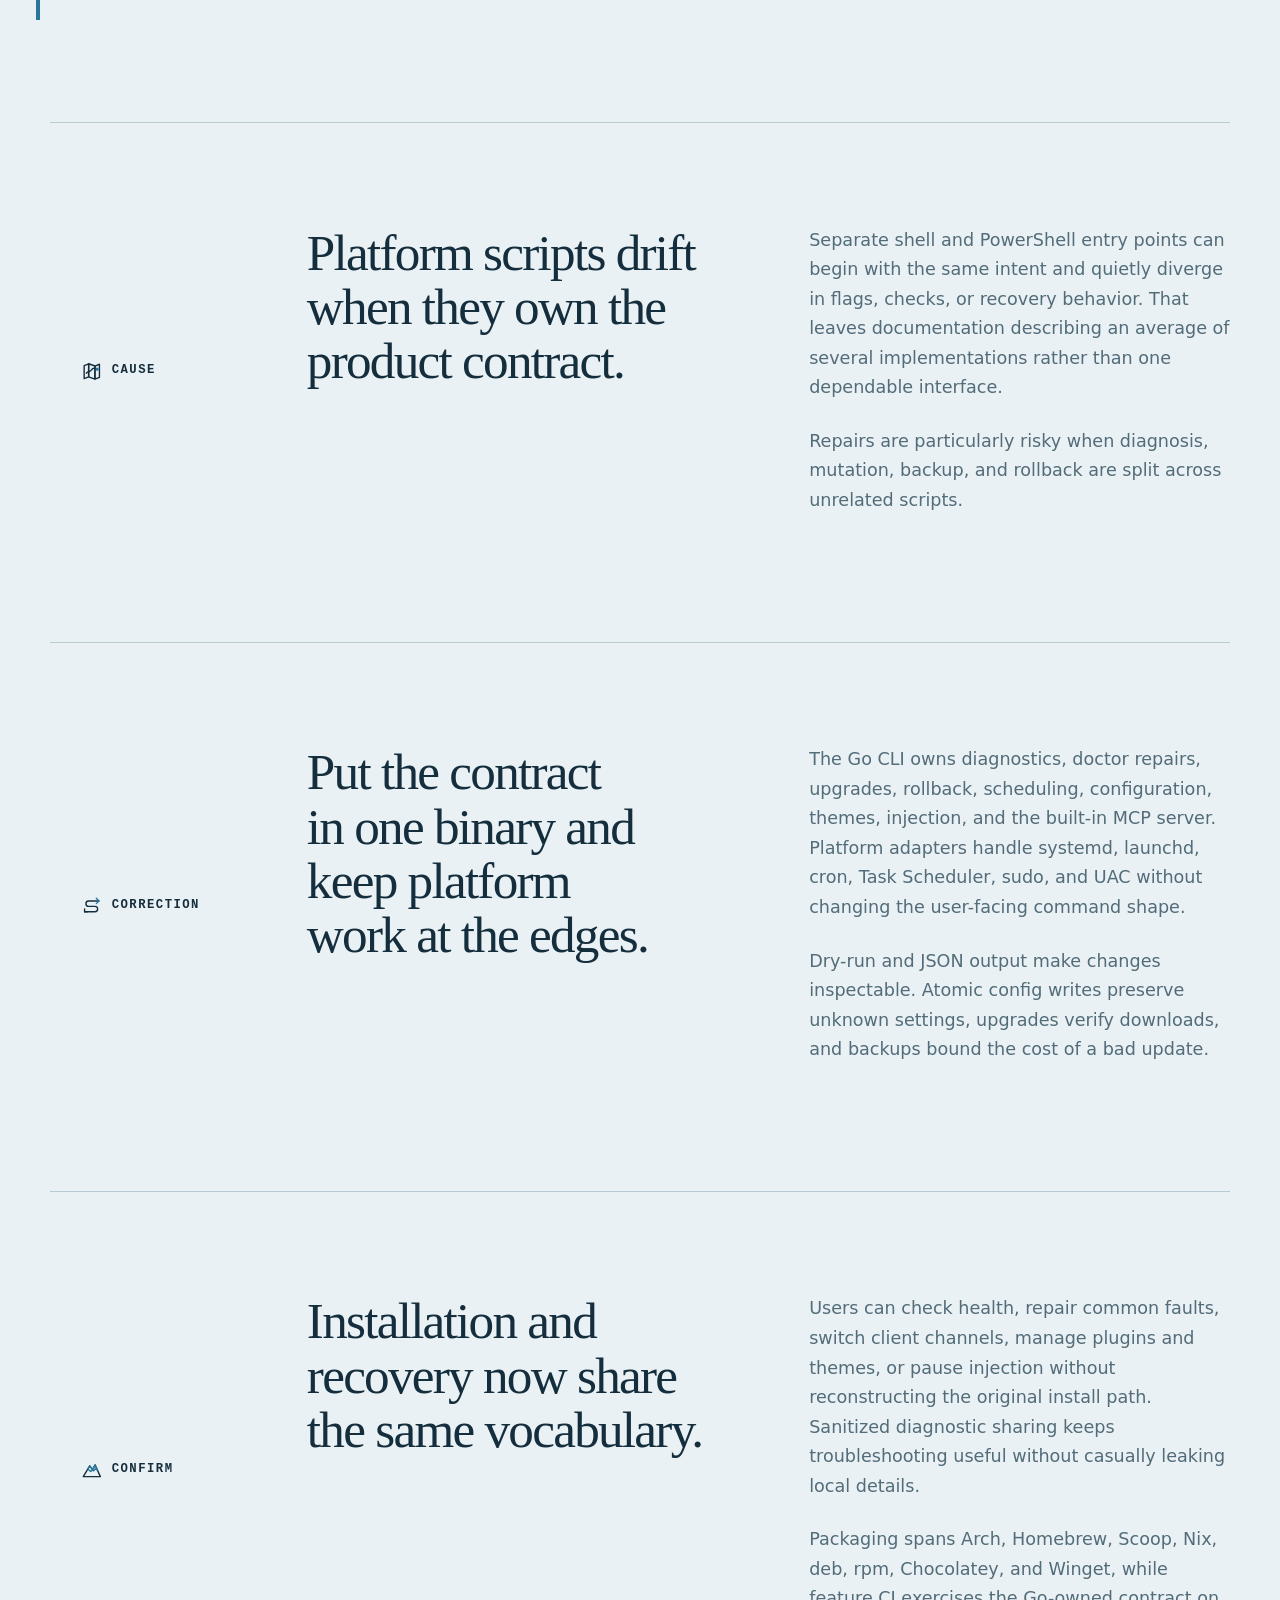
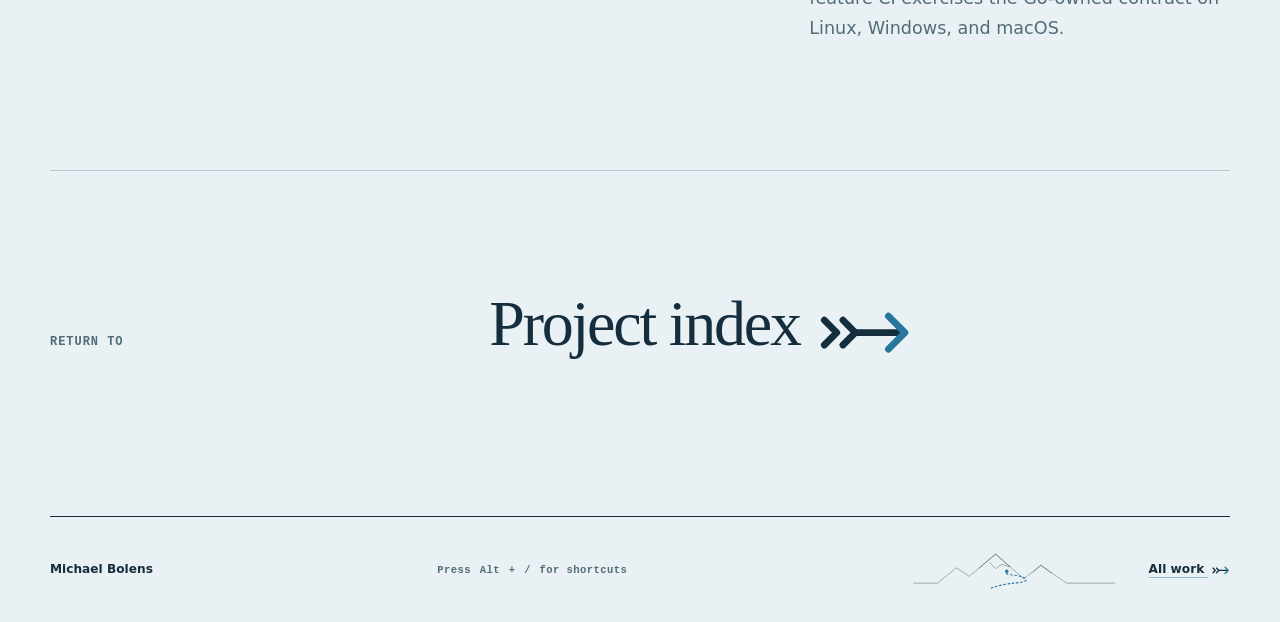
<file: case-studies/millennium-helpers/index.html>
<!doctype html>
<html lang="en"><head>
  <meta charset="utf-8"><meta name="viewport" content="width=device-width, initial-scale=1"><meta name="description" content="How Millennium Helpers gives Steam client customization one cross-platform CLI for installation, diagnosis, updates, and repair.">
  <meta name="theme-color" content="#eaf1f4" media="(prefers-color-scheme: light)"><meta name="theme-color" content="#10232f" media="(prefers-color-scheme: dark)">
  <meta property="og:title" content="Millennium Helpers case study | Michael Bolens"><meta property="og:description" content="One cross-platform control surface for installing, diagnosing, updating, and repairing Millennium."><meta property="og:type" content="article"><meta property="og:url" content="https://bolens.github.io/case-studies/millennium-helpers/"><meta property="og:image" content="https://bolens.github.io/assets/social-card-v2.png"><meta property="og:image:alt" content="Michael Bolens, Linux systems builder. Tools that show their work."><meta name="twitter:card" content="summary_large_image"><meta name="twitter:image" content="https://bolens.github.io/assets/social-card-v2.png">
  <title>Millennium Helpers case study | Michael Bolens</title><link rel="canonical" href="https://bolens.github.io/case-studies/millennium-helpers/"><link rel="icon" href="../../assets/favicon.svg" type="image/svg+xml"><script>document.documentElement.classList.add("is-loading")</script><script src="/assets/theme-data.js"></script><script src="/assets/appearance-controller.js"></script><script src="/assets/page-transitions.js"></script><script src="/assets/project-data.js" defer></script><script src="/assets/ui-overlay.js" defer></script><script src="/assets/appearance-picker.js" defer></script><script src="/assets/command-palette.js" defer></script><script src="/assets/loading-state.js" defer></script><script src="/assets/trail-glyphs.js" defer></script><link rel="stylesheet" href="../../assets/theme-tokens.css"><link rel="stylesheet" href="../../assets/pages.css"><link rel="stylesheet" href="../../assets/case-study.css"><link rel="stylesheet" href="../../assets/site.css">
  <script type="application/ld+json">{"@context":"https://schema.org","@type":"SoftwareSourceCode","name":"Millennium Helpers","description":"A cross-platform CLI and MCP server for installing, upgrading, diagnosing, and managing Millennium.","codeRepository":"https://github.com/bolens/millennium-helpers","url":"https://bolens.github.io/millennium-helpers/","programmingLanguage":["Go","Shell"],"operatingSystem":["Linux","macOS","Windows"],"author":{"@type":"Person","name":"Michael Bolens","url":"https://bolens.github.io/"}}</script>
</head><body>
  <a class="skip-link" href="#main">Skip to content</a><header class="site-header wrap"><a class="wordmark" href="../../" aria-label="Michael Bolens, home"><svg class="brand-mark" viewBox="0 0 48 48" aria-hidden="true"><path class="brand-mark-frame" d="M7 6h27l8 8v28H15l-8-8Z"/><path class="brand-mark-route" d="M14 33h10V15h11M24 33h11v-9"/><circle class="brand-mark-node" cx="24" cy="33" r="3.2"/></svg><span class="wordmark-copy"><b>Michael Bolens</b><small>Systems builder</small></span></a><nav aria-label="Primary navigation"><a aria-current="page" href="../../work/">Work</a><a href="../../about/">About</a><a class="nav-cta" rel="me" href="https://github.com/bolens">GitHub <span aria-hidden="true">↗</span></a></nav></header>
  <main id="main" class="case-page wrap" tabindex="-1">
    <nav class="breadcrumb" aria-label="Breadcrumb"><a href="../../work/">Work</a><span aria-hidden="true">/</span><span aria-current="page">Millennium Helpers</span></nav>
    <header class="case-intro"><p class="eyebrow">Steam · Go · Cross-platform</p><h1>One command surface.<br><em>Three operating systems.</em></h1><p class="lede">Millennium Helpers installs, upgrades, diagnoses, repairs, and configures the Steam client homebrew hook from one Go CLI.</p><p class="case-thesis"><span>Design throughline</span>Keep platform mechanics behind a stable contract while making every privileged or destructive step visible.</p><dl class="case-facts"><div><dt>Role</dt><dd>Design and implementation</dd></div><div><dt>Coverage</dt><dd>Linux · macOS · Windows</dd></div><div><dt>Project</dt><dd><a href="https://bolens.github.io/millennium-helpers/">Project site <span aria-hidden="true">↗</span></a><span aria-hidden="true"> · </span><a href="https://github.com/bolens/millennium-helpers">Repository <span aria-hidden="true">↗</span></a></dd></div></dl></header>
    <figure class="case-route" aria-labelledby="millennium-route-title"><svg viewBox="0 0 1100 260" aria-labelledby="millennium-route-title"><title id="millennium-route-title">Jump to a Millennium Helpers case study section</title><path class="case-route-line" pathLength="1" d="M110 175C220 175 270 79 390 79S580 175 700 175S870 79 990 79"/><path class="case-route-progress" pathLength="1" d="M110 175C220 175 270 79 390 79S580 175 700 175S870 79 990 79"/><a href="#condition"><g transform="translate(110 175)"><circle r="18"/><text y="52" text-anchor="middle">CONDITION</text></g></a><a href="#cause"><g transform="translate(390 79)"><circle r="18"/><text y="-38" text-anchor="middle">CAUSE</text></g></a><a href="#correction"><g transform="translate(700 175)"><circle r="18"/><text y="52" text-anchor="middle">CORRECTION</text></g></a><a href="#confirm"><g transform="translate(990 79)"><circle r="18"/><text y="-38" text-anchor="middle">CONFIRM</text></g></a></svg></figure>
    <article class="case-story">
      <section id="condition"><p class="eyebrow">Condition</p><h2>Steam customization needed more than an installer.</h2><div class="prose"><p>Millennium hooks into the Steam client, which means a healthy setup depends on paths, permissions, injection state, client channels, themes, plugins, and background updates. Once installed, users still need a reliable way to understand and repair that state.</p><p>The workflow also has to feel consistent on Linux, macOS, and Windows despite different schedulers, privilege models, paths, and package ecosystems.</p></div></section>
      <section id="cause"><p class="eyebrow">Cause</p><h2>Platform scripts drift when they own the product contract.</h2><div class="prose"><p>Separate shell and PowerShell entry points can begin with the same intent and quietly diverge in flags, checks, or recovery behavior. That leaves documentation describing an average of several implementations rather than one dependable interface.</p><p>Repairs are particularly risky when diagnosis, mutation, backup, and rollback are split across unrelated scripts.</p></div></section>
      <section id="correction"><p class="eyebrow">Correction</p><h2>Put the contract in one binary and keep platform work at the edges.</h2><div class="prose"><p>The Go CLI owns diagnostics, doctor repairs, upgrades, rollback, scheduling, configuration, themes, injection, and the built-in MCP server. Platform adapters handle systemd, launchd, cron, Task Scheduler, sudo, and UAC without changing the user-facing command shape.</p><p>Dry-run and JSON output make changes inspectable. Atomic config writes preserve unknown settings, upgrades verify downloads, and backups bound the cost of a bad update.</p></div></section>
      <section id="confirm"><p class="eyebrow">Confirm</p><h2>Installation and recovery now share the same vocabulary.</h2><div class="prose"><p>Users can check health, repair common faults, switch client channels, manage plugins and themes, or pause injection without reconstructing the original install path. Sanitized diagnostic sharing keeps troubleshooting useful without casually leaking local details.</p><p>Packaging spans Arch, Homebrew, Scoop, Nix, deb, rpm, Chocolatey, and Winget, while feature CI exercises the Go-owned contract on Linux, Windows, and macOS.</p></div></section>
    </article><nav class="case-next" aria-label="Case studies"><span>Return to</span><a href="../../work/">Project index <span aria-hidden="true">→</span></a></nav>
  </main><footer class="site-footer wrap"><p>Michael Bolens</p><svg class="field-ridge" viewBox="0 0 240 48" aria-hidden="true" focusable="false"><path class="field-ridge-land" d="M2 40h28l22-18 15 10L98 6l33 29 20-16 30 21h57M79 22l19-16 17 15-10-3-7 5-7-7M142 27l9-8 12 9"/><path class="field-ridge-trail" d="M93 46c18-8 45-5 40-11s-28-3-22-9"/><circle class="field-ridge-end" cx="111" cy="26" r="2"/></svg><a href="../../work/">All work <span aria-hidden="true">→</span></a></footer><script src="../../assets/case-study.js" defer></script>
<script src="/assets/web-analytics.js" defer></script>
</body></html>
</file>
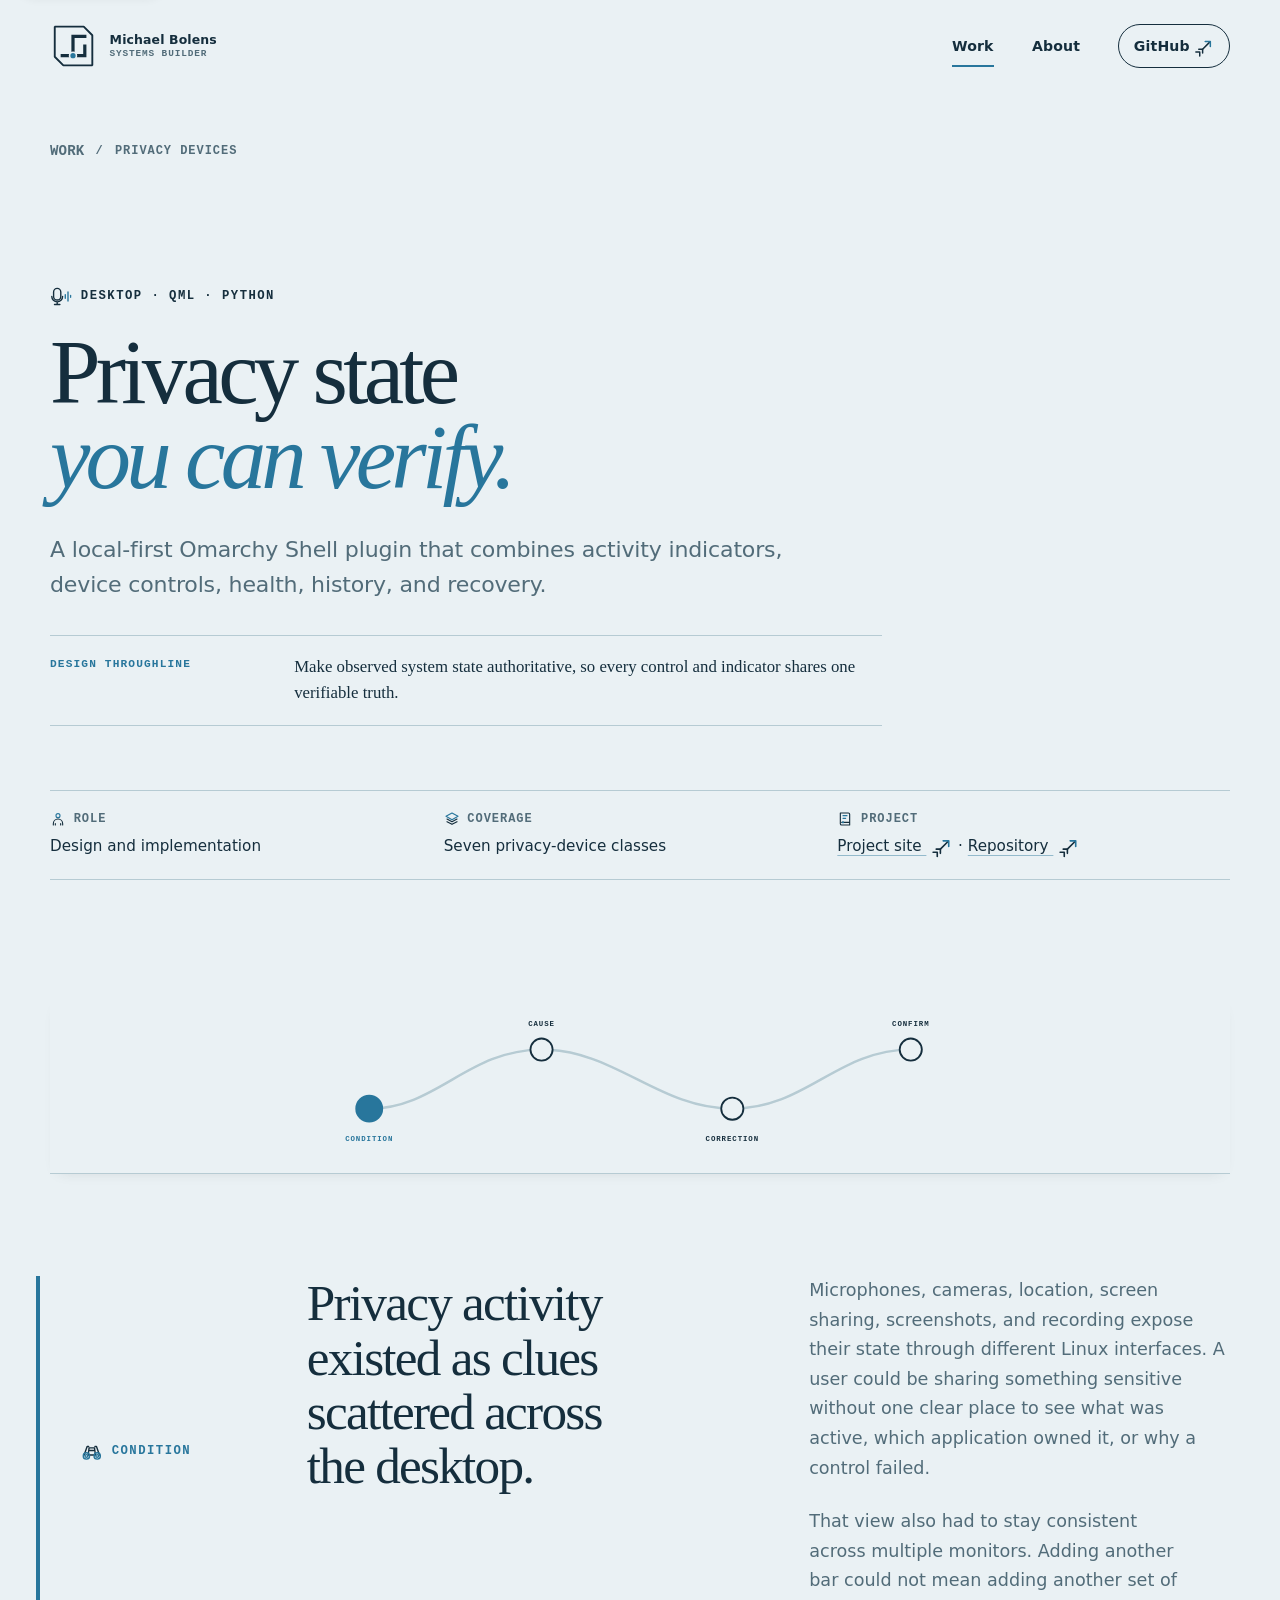
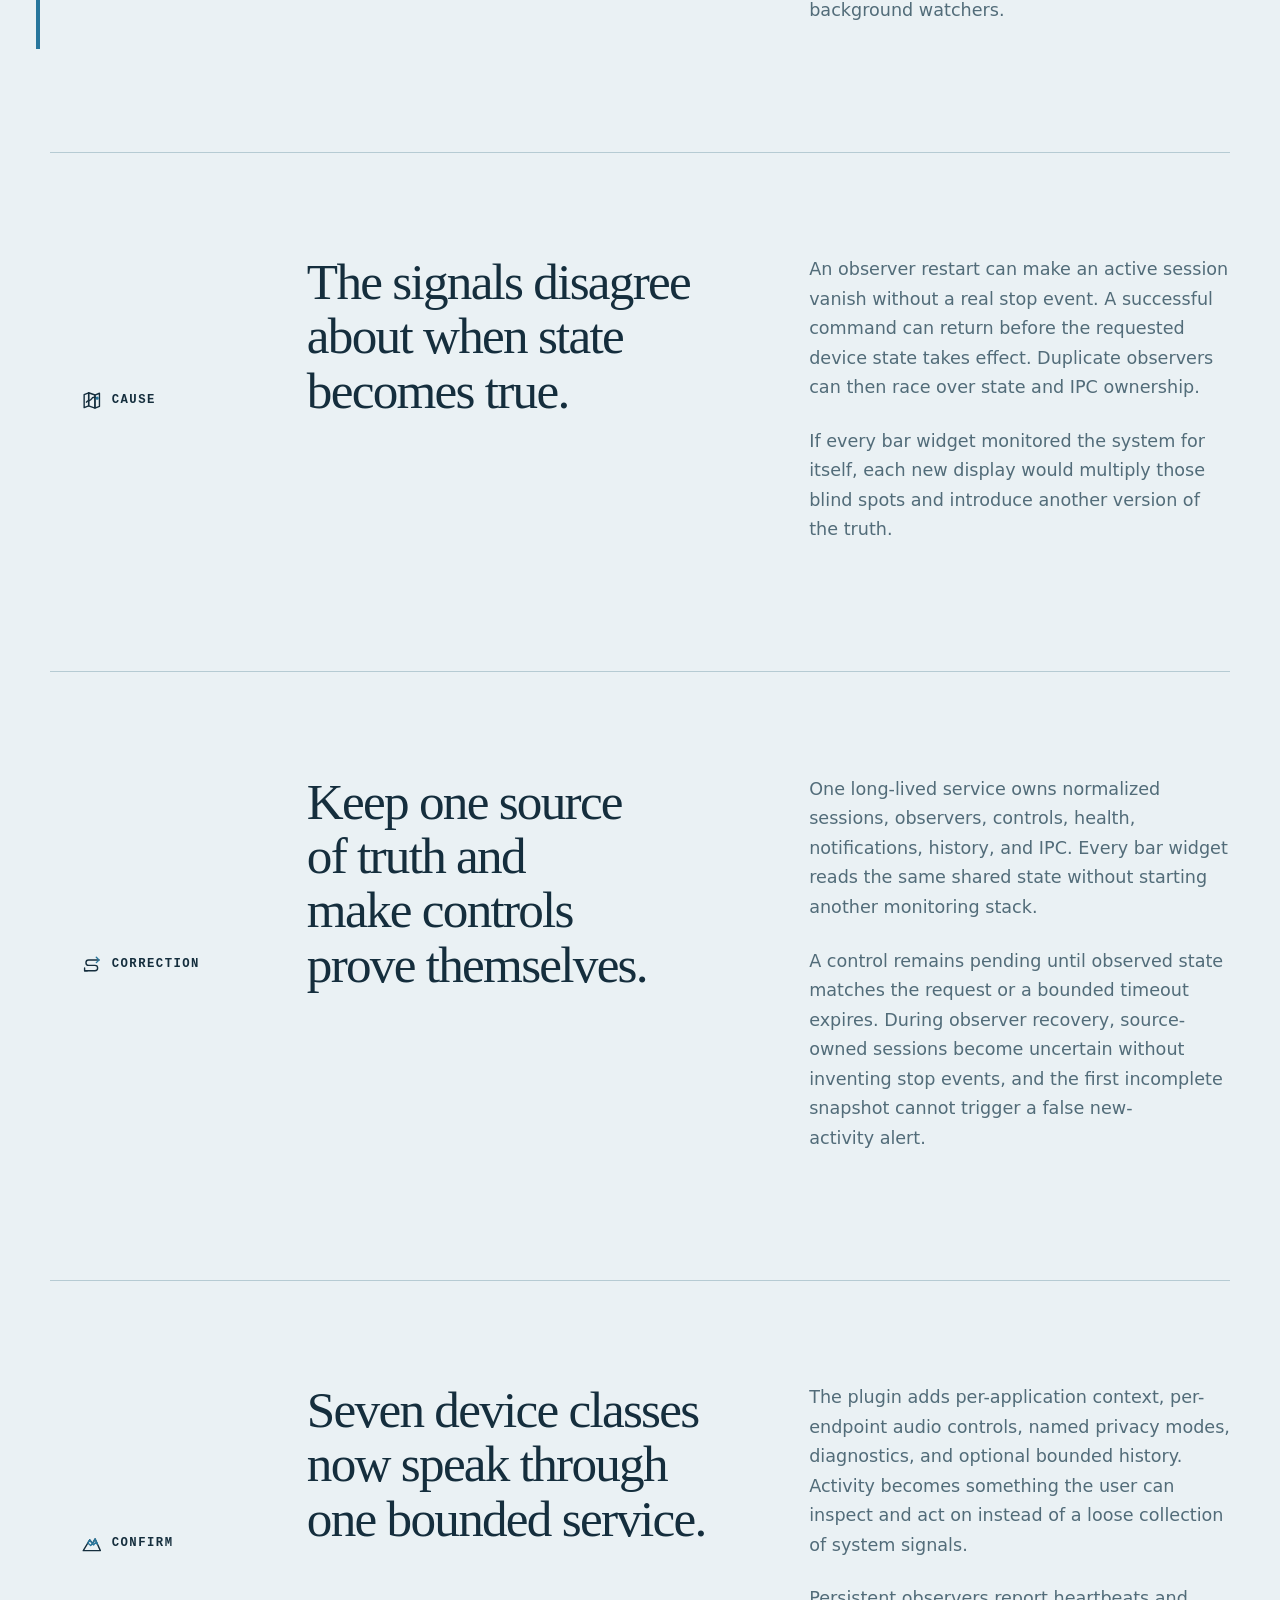
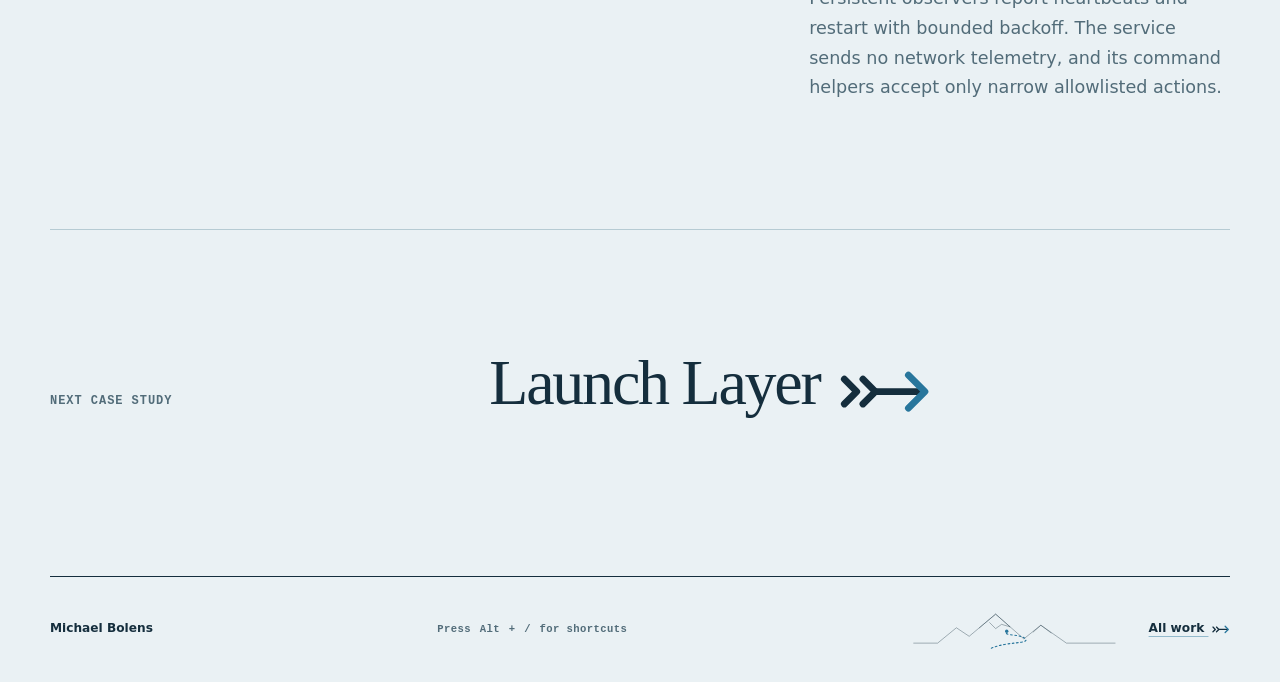
<file: case-studies/privacy-devices/index.html>
<!doctype html>
<html lang="en">
<head>
  <meta charset="utf-8"><meta name="viewport" content="width=device-width, initial-scale=1"><meta name="description" content="How Privacy Devices turns fragmented Linux privacy signals into verified, local-first controls for Omarchy Shell.">
  <meta name="theme-color" content="#eaf1f4" media="(prefers-color-scheme: light)"><meta name="theme-color" content="#10232f" media="(prefers-color-scheme: dark)">
  <meta property="og:title" content="Privacy Devices case study | Michael Bolens"><meta property="og:description" content="Local-first privacy indicators and controls backed by observed system state."><meta property="og:type" content="article"><meta property="og:url" content="https://bolens.github.io/case-studies/privacy-devices/"><meta property="og:image" content="https://bolens.github.io/assets/social-card-v2.png"><meta property="og:image:alt" content="Michael Bolens, Linux systems builder. Tools that show their work."><meta name="twitter:card" content="summary_large_image"><meta name="twitter:image" content="https://bolens.github.io/assets/social-card-v2.png">
  <title>Privacy Devices case study | Michael Bolens</title><link rel="canonical" href="https://bolens.github.io/case-studies/privacy-devices/"><link rel="icon" href="../../assets/favicon.svg" type="image/svg+xml"><script>document.documentElement.classList.add("is-loading")</script><script src="/assets/theme-data.js"></script><script src="/assets/appearance-controller.js"></script><script src="/assets/page-transitions.js"></script><script src="/assets/project-data.js" defer></script><script src="/assets/ui-overlay.js" defer></script><script src="/assets/appearance-picker.js" defer></script><script src="/assets/command-palette.js" defer></script><script src="/assets/loading-state.js" defer></script><script src="/assets/trail-glyphs.js" defer></script><link rel="stylesheet" href="../../assets/theme-tokens.css"><link rel="stylesheet" href="../../assets/pages.css"><link rel="stylesheet" href="../../assets/case-study.css"><link rel="stylesheet" href="../../assets/site.css">
  <script type="application/ld+json">{"@context":"https://schema.org","@type":"SoftwareSourceCode","name":"Privacy Devices","description":"Local-first Linux privacy activity, device controls, health, history, and recovery.","codeRepository":"https://github.com/bolens/omarchy-privacy-devices","url":"https://bolens.github.io/omarchy-privacy-devices/","programmingLanguage":["QML","Python"],"operatingSystem":"Linux","author":{"@type":"Person","name":"Michael Bolens","url":"https://bolens.github.io/"}}</script>
</head>
<body>
  <a class="skip-link" href="#main">Skip to content</a><header class="site-header wrap"><a class="wordmark" href="../../" aria-label="Michael Bolens, home"><svg class="brand-mark" viewBox="0 0 48 48" aria-hidden="true"><path class="brand-mark-frame" d="M7 6h27l8 8v28H15l-8-8Z"/><path class="brand-mark-route" d="M14 33h10V15h11M24 33h11v-9"/><circle class="brand-mark-node" cx="24" cy="33" r="3.2"/></svg><span class="wordmark-copy"><b>Michael Bolens</b><small>Systems builder</small></span></a><nav aria-label="Primary navigation"><a aria-current="page" href="../../work/">Work</a><a href="../../about/">About</a><a class="nav-cta" rel="me" href="https://github.com/bolens">GitHub <span aria-hidden="true">↗</span></a></nav></header>
  <main id="main" class="case-page wrap" tabindex="-1">
    <nav class="breadcrumb" aria-label="Breadcrumb"><a href="../../work/">Work</a><span aria-hidden="true">/</span><span aria-current="page">Privacy Devices</span></nav>
    <header class="case-intro"><p class="eyebrow">Desktop · QML · Python</p><h1>Privacy state<br><em>you can verify.</em></h1><p class="lede">A local-first Omarchy Shell plugin that combines activity indicators, device controls, health, history, and recovery.</p><p class="case-thesis"><span>Design throughline</span>Make observed system state authoritative, so every control and indicator shares one verifiable truth.</p><dl class="case-facts"><div><dt>Role</dt><dd>Design and implementation</dd></div><div><dt>Coverage</dt><dd>Seven privacy-device classes</dd></div><div><dt>Project</dt><dd><a href="https://bolens.github.io/omarchy-privacy-devices/">Project site <span aria-hidden="true">↗</span></a><span aria-hidden="true"> · </span><a href="https://github.com/bolens/omarchy-privacy-devices">Repository <span aria-hidden="true">↗</span></a></dd></div></dl></header>
    <figure class="case-route" aria-labelledby="privacy-route-title"><svg viewBox="0 0 1100 260" aria-labelledby="privacy-route-title"><title id="privacy-route-title">Jump to a Privacy Devices case study section</title><path class="case-route-line" pathLength="1" d="M110 175C220 175 270 79 390 79S580 175 700 175S870 79 990 79"/><path class="case-route-progress" pathLength="1" d="M110 175C220 175 270 79 390 79S580 175 700 175S870 79 990 79"/><a href="#condition"><g transform="translate(110 175)"><circle r="18"/><text y="52" text-anchor="middle">CONDITION</text></g></a><a href="#cause"><g transform="translate(390 79)"><circle r="18"/><text y="-38" text-anchor="middle">CAUSE</text></g></a><a href="#correction"><g transform="translate(700 175)"><circle r="18"/><text y="52" text-anchor="middle">CORRECTION</text></g></a><a href="#confirm"><g transform="translate(990 79)"><circle r="18"/><text y="-38" text-anchor="middle">CONFIRM</text></g></a></svg></figure>
    <article class="case-story">
      <section id="condition"><p class="eyebrow">Condition</p><h2>Privacy activity existed as clues scattered across the desktop.</h2><div class="prose"><p>Microphones, cameras, location, screen sharing, screenshots, and recording expose their state through different Linux interfaces. A user could be sharing something sensitive without one clear place to see what was active, which application owned it, or why a control failed.</p><p>That view also had to stay consistent across multiple monitors. Adding another bar could not mean adding another set of background watchers.</p></div></section>
      <section id="cause"><p class="eyebrow">Cause</p><h2>The signals disagree about when state becomes true.</h2><div class="prose"><p>An observer restart can make an active session vanish without a real stop event. A successful command can return before the requested device state takes effect. Duplicate observers can then race over state and IPC ownership.</p><p>If every bar widget monitored the system for itself, each new display would multiply those blind spots and introduce another version of the truth.</p></div></section>
      <section id="correction"><p class="eyebrow">Correction</p><h2>Keep one source of truth and make controls prove themselves.</h2><div class="prose"><p>One long-lived service owns normalized sessions, observers, controls, health, notifications, history, and IPC. Every bar widget reads the same shared state without starting another monitoring stack.</p><p>A control remains pending until observed state matches the request or a bounded timeout expires. During observer recovery, source-owned sessions become uncertain without inventing stop events, and the first incomplete snapshot cannot trigger a false new-activity alert.</p></div></section>
      <section id="confirm"><p class="eyebrow">Confirm</p><h2>Seven device classes now speak through one bounded service.</h2><div class="prose"><p>The plugin adds per-application context, per-endpoint audio controls, named privacy modes, diagnostics, and optional bounded history. Activity becomes something the user can inspect and act on instead of a loose collection of system signals.</p><p>Persistent observers report heartbeats and restart with bounded backoff. The service sends no network telemetry, and its command helpers accept only narrow allowlisted actions.</p></div></section>
    </article>
    <nav class="case-next" aria-label="Case studies"><span>Next case study</span><a href="../launch-layer/">Launch Layer <span aria-hidden="true">→</span></a></nav>
  </main><footer class="site-footer wrap"><p>Michael Bolens</p><svg class="field-ridge" viewBox="0 0 240 48" aria-hidden="true" focusable="false"><path class="field-ridge-land" d="M2 40h28l22-18 15 10L98 6l33 29 20-16 30 21h57M79 22l19-16 17 15-10-3-7 5-7-7M142 27l9-8 12 9"/><path class="field-ridge-trail" d="M93 46c18-8 45-5 40-11s-28-3-22-9"/><circle class="field-ridge-end" cx="111" cy="26" r="2"/></svg><a href="../../work/">All work <span aria-hidden="true">→</span></a></footer>
  <script src="../../assets/case-study.js" defer></script>
<script src="/assets/web-analytics.js" defer></script>
</body></html>
</file>
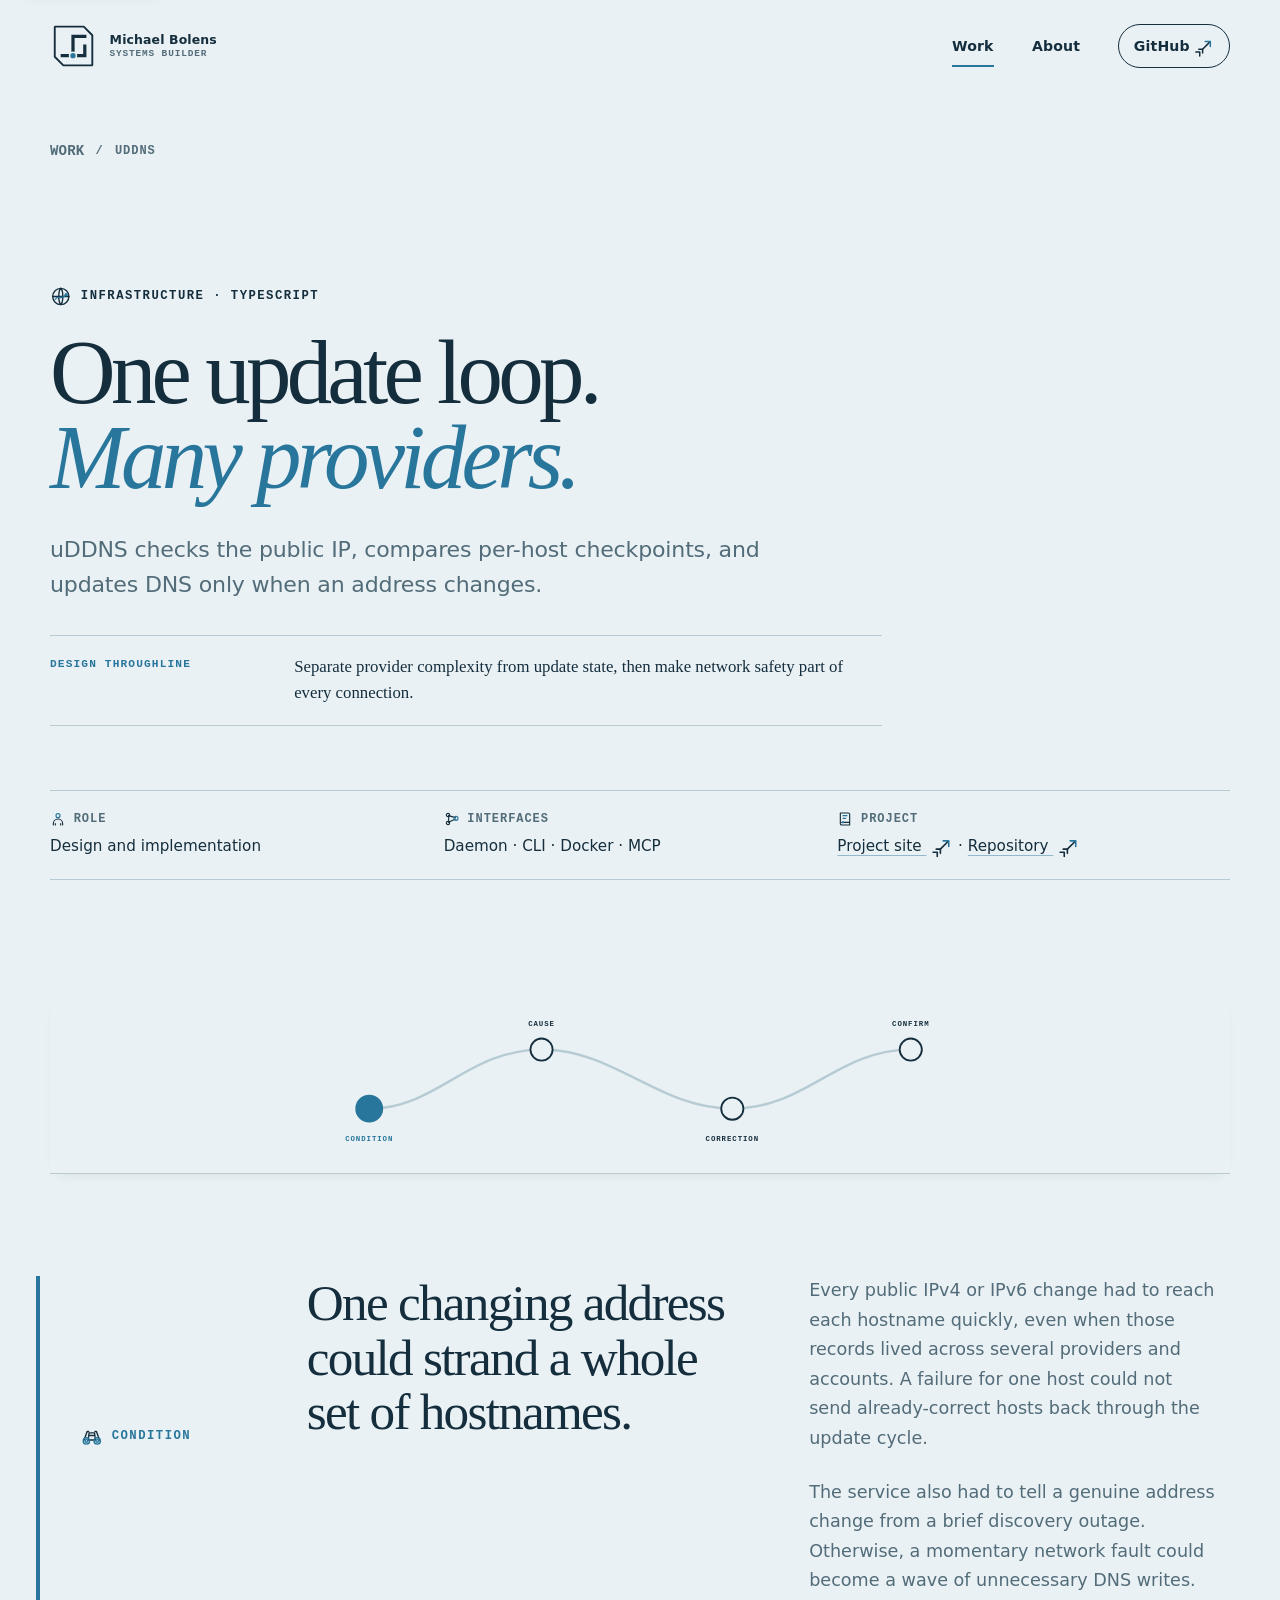
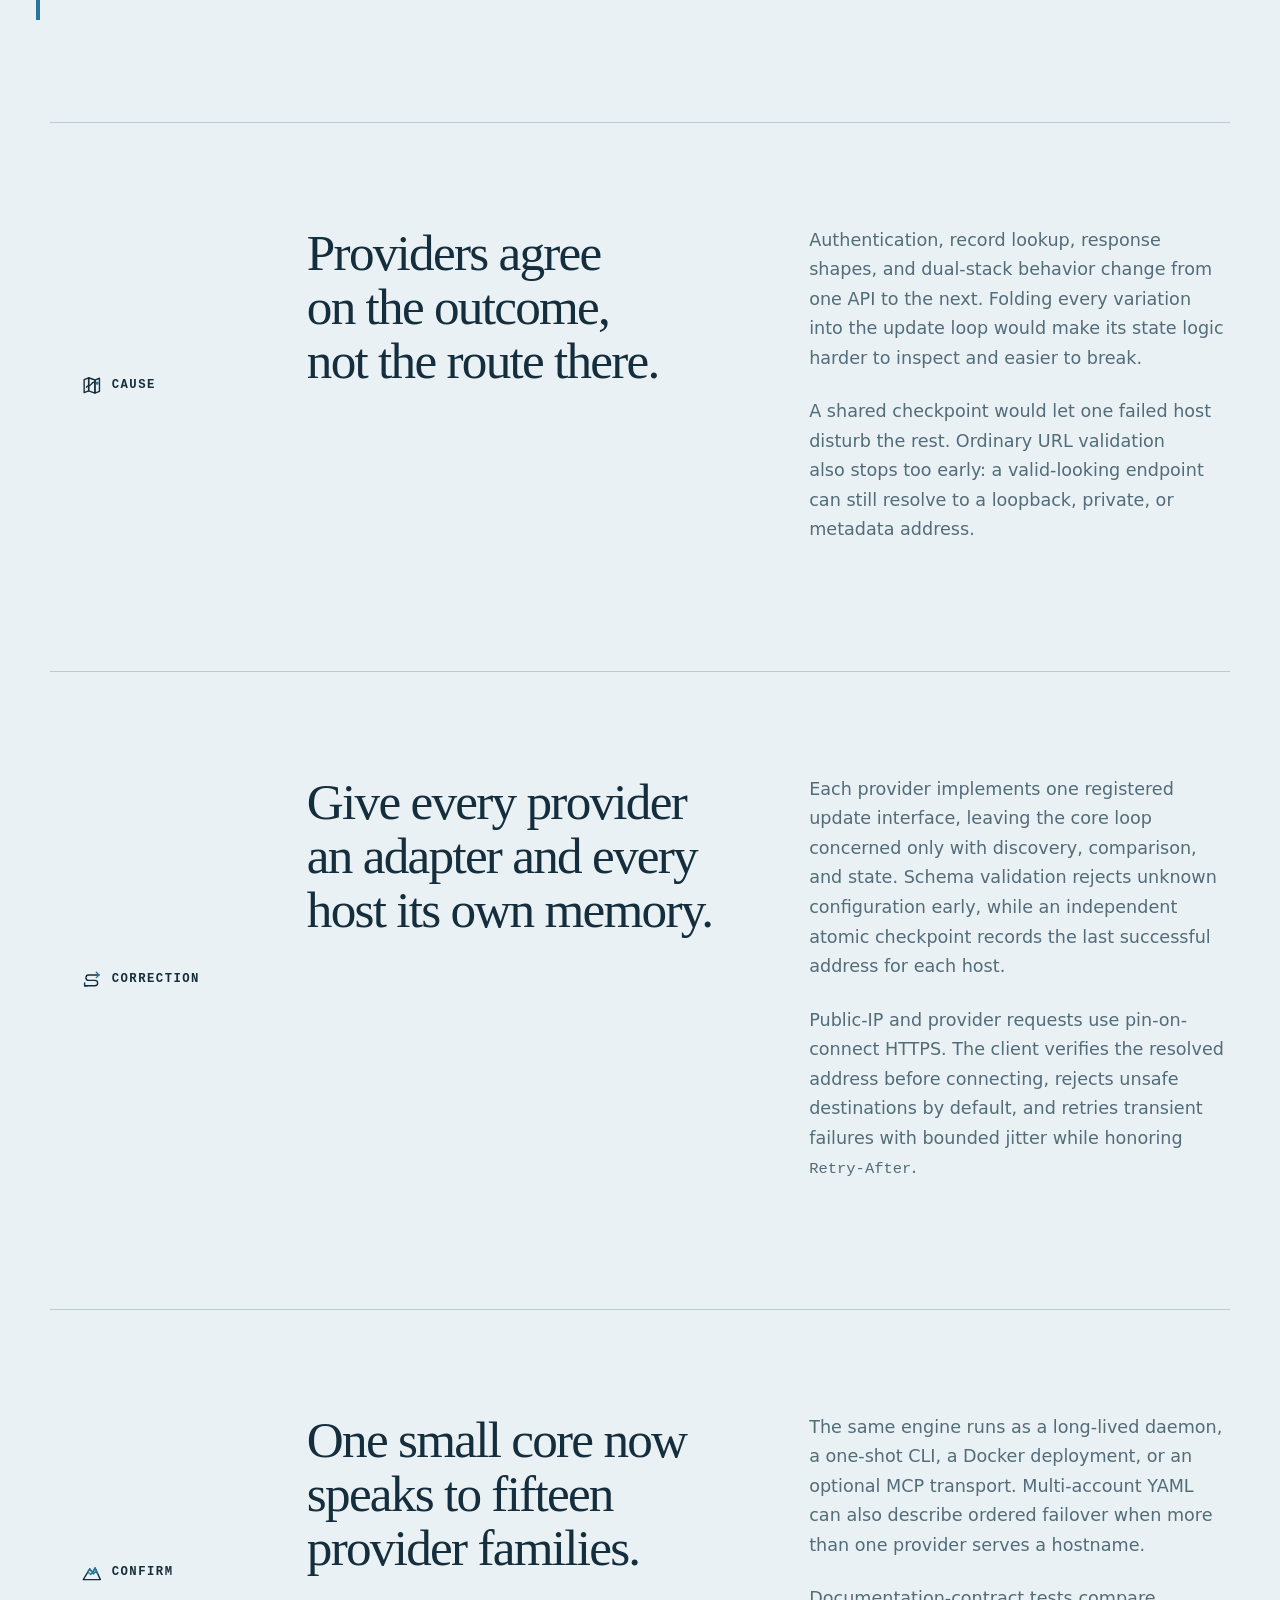
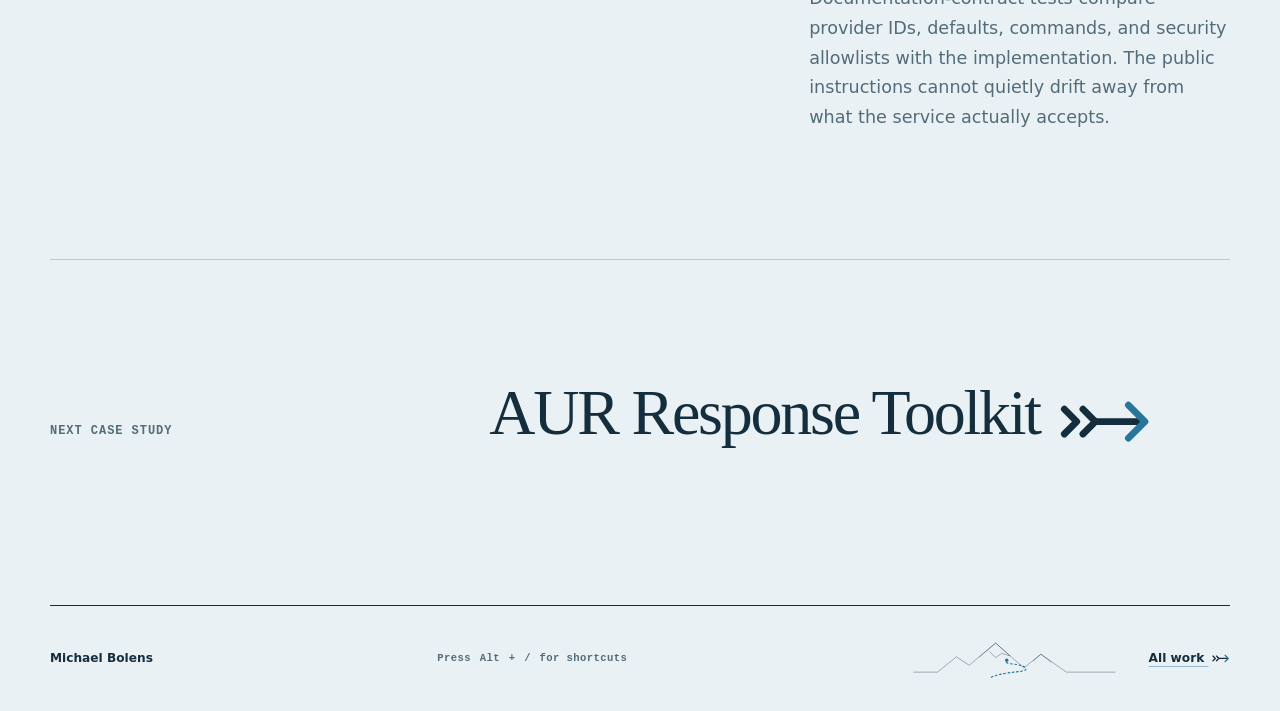
<file: case-studies/uddns/index.html>
<!doctype html>
<html lang="en">
<head>
  <meta charset="utf-8"><meta name="viewport" content="width=device-width, initial-scale=1">
  <meta name="description" content="How uDDNS turns provider-specific dynamic DNS updates into one inspectable, safety-conscious service.">
  <meta name="theme-color" content="#eaf1f4" media="(prefers-color-scheme: light)"><meta name="theme-color" content="#10232f" media="(prefers-color-scheme: dark)">
  <meta property="og:title" content="uDDNS case study | Michael Bolens"><meta property="og:description" content="One update loop across multiple DNS providers, with strict configuration and guarded network boundaries.">
  <meta property="og:type" content="article"><meta property="og:url" content="https://bolens.github.io/case-studies/uddns/"><meta property="og:image" content="https://bolens.github.io/assets/social-card-v2.png"><meta property="og:image:alt" content="Michael Bolens, Linux systems builder. Tools that show their work.">
  <meta name="twitter:card" content="summary_large_image"><meta name="twitter:image" content="https://bolens.github.io/assets/social-card-v2.png">
  <title>uDDNS case study | Michael Bolens</title><link rel="canonical" href="https://bolens.github.io/case-studies/uddns/"><link rel="icon" href="../../assets/favicon.svg" type="image/svg+xml"><script>document.documentElement.classList.add("is-loading")</script><script src="/assets/theme-data.js"></script><script src="/assets/appearance-controller.js"></script><script src="/assets/page-transitions.js"></script><script src="/assets/project-data.js" defer></script><script src="/assets/ui-overlay.js" defer></script><script src="/assets/appearance-picker.js" defer></script><script src="/assets/command-palette.js" defer></script><script src="/assets/loading-state.js" defer></script><script src="/assets/trail-glyphs.js" defer></script><link rel="stylesheet" href="../../assets/theme-tokens.css"><link rel="stylesheet" href="../../assets/pages.css"><link rel="stylesheet" href="../../assets/case-study.css"><link rel="stylesheet" href="../../assets/site.css">
  <script type="application/ld+json">{"@context":"https://schema.org","@type":"SoftwareSourceCode","name":"uDDNS","description":"Dynamic DNS updates across multiple providers with per-host state and guarded network boundaries.","codeRepository":"https://github.com/bolens/uddns","url":"https://bolens.github.io/uddns/","programmingLanguage":"TypeScript","runtimePlatform":["Node.js","Docker"],"author":{"@type":"Person","name":"Michael Bolens","url":"https://bolens.github.io/"}}</script>
</head>
<body>
  <a class="skip-link" href="#main">Skip to content</a>
  <header class="site-header wrap"><a class="wordmark" href="../../" aria-label="Michael Bolens, home"><svg class="brand-mark" viewBox="0 0 48 48" aria-hidden="true"><path class="brand-mark-frame" d="M7 6h27l8 8v28H15l-8-8Z"/><path class="brand-mark-route" d="M14 33h10V15h11M24 33h11v-9"/><circle class="brand-mark-node" cx="24" cy="33" r="3.2"/></svg><span class="wordmark-copy"><b>Michael Bolens</b><small>Systems builder</small></span></a><nav aria-label="Primary navigation"><a aria-current="page" href="../../work/">Work</a><a href="../../about/">About</a><a class="nav-cta" rel="me" href="https://github.com/bolens">GitHub <span aria-hidden="true">↗</span></a></nav></header>
  <main id="main" class="case-page wrap" tabindex="-1">
    <nav class="breadcrumb" aria-label="Breadcrumb"><a href="../../work/">Work</a><span aria-hidden="true">/</span><span aria-current="page">uDDNS</span></nav>
    <header class="case-intro"><p class="eyebrow">Infrastructure · TypeScript</p><h1>One update loop.<br><em>Many providers.</em></h1><p class="lede">uDDNS checks the public IP, compares per-host checkpoints, and updates DNS only when an address changes.</p><p class="case-thesis"><span>Design throughline</span>Separate provider complexity from update state, then make network safety part of every connection.</p><dl class="case-facts"><div><dt>Role</dt><dd>Design and implementation</dd></div><div><dt>Interfaces</dt><dd>Daemon · CLI · Docker · MCP</dd></div><div><dt>Project</dt><dd><a href="https://bolens.github.io/uddns/">Project site <span aria-hidden="true">↗</span></a><span aria-hidden="true"> · </span><a href="https://github.com/bolens/uddns">Repository <span aria-hidden="true">↗</span></a></dd></div></dl></header>
    <figure class="case-route" aria-labelledby="route-title"><svg viewBox="0 0 1100 260" aria-labelledby="route-title"><title id="route-title">Jump to a uDDNS case study section</title><path class="case-route-line" pathLength="1" d="M110 175C220 175 270 79 390 79S580 175 700 175S870 79 990 79"/><path class="case-route-progress" pathLength="1" d="M110 175C220 175 270 79 390 79S580 175 700 175S870 79 990 79"/><a href="#condition"><g transform="translate(110 175)"><circle r="18"/><text y="52" text-anchor="middle">CONDITION</text></g></a><a href="#cause"><g transform="translate(390 79)"><circle r="18"/><text y="-38" text-anchor="middle">CAUSE</text></g></a><a href="#correction"><g transform="translate(700 175)"><circle r="18"/><text y="52" text-anchor="middle">CORRECTION</text></g></a><a href="#confirm"><g transform="translate(990 79)"><circle r="18"/><text y="-38" text-anchor="middle">CONFIRM</text></g></a></svg></figure>
    <article class="case-story">
      <section id="condition"><p class="eyebrow">Condition</p><h2>One changing address could strand a whole set of hostnames.</h2><div class="prose"><p>Every public IPv4 or IPv6 change had to reach each hostname quickly, even when those records lived across several providers and accounts. A failure for one host could not send already-correct hosts back through the update cycle.</p><p>The service also had to tell a genuine address change from a brief discovery outage. Otherwise, a momentary network fault could become a wave of unnecessary DNS writes.</p></div></section>
      <section id="cause"><p class="eyebrow">Cause</p><h2>Providers agree on the outcome, not the route there.</h2><div class="prose"><p>Authentication, record lookup, response shapes, and dual-stack behavior change from one API to the next. Folding every variation into the update loop would make its state logic harder to inspect and easier to break.</p><p>A shared checkpoint would let one failed host disturb the rest. Ordinary URL validation also stops too early: a valid-looking endpoint can still resolve to a loopback, private, or metadata address.</p></div></section>
      <section id="correction"><p class="eyebrow">Correction</p><h2>Give every provider an adapter and every host its own memory.</h2><div class="prose"><p>Each provider implements one registered update interface, leaving the core loop concerned only with discovery, comparison, and state. Schema validation rejects unknown configuration early, while an independent atomic checkpoint records the last successful address for each host.</p><p>Public-IP and provider requests use pin-on-connect HTTPS. The client verifies the resolved address before connecting, rejects unsafe destinations by default, and retries transient failures with bounded jitter while honoring <code>Retry-After</code>.</p></div></section>
      <section id="confirm"><p class="eyebrow">Confirm</p><h2>One small core now speaks to fifteen provider families.</h2><div class="prose"><p>The same engine runs as a long-lived daemon, a one-shot CLI, a Docker deployment, or an optional MCP transport. Multi-account YAML can also describe ordered failover when more than one provider serves a hostname.</p><p>Documentation-contract tests compare provider IDs, defaults, commands, and security allowlists with the implementation. The public instructions cannot quietly drift away from what the service actually accepts.</p></div></section>
    </article>
    <nav class="case-next" aria-label="Case studies"><span>Next case study</span><a href="../aur-response-toolkit/">AUR Response Toolkit <span aria-hidden="true">→</span></a></nav>
  </main>
  <footer class="site-footer wrap"><p>Michael Bolens</p><svg class="field-ridge" viewBox="0 0 240 48" aria-hidden="true" focusable="false"><path class="field-ridge-land" d="M2 40h28l22-18 15 10L98 6l33 29 20-16 30 21h57M79 22l19-16 17 15-10-3-7 5-7-7M142 27l9-8 12 9"/><path class="field-ridge-trail" d="M93 46c18-8 45-5 40-11s-28-3-22-9"/><circle class="field-ridge-end" cx="111" cy="26" r="2"/></svg><a href="../../work/">All work <span aria-hidden="true">→</span></a></footer>
  <script src="../../assets/case-study.js" defer></script>
<script src="/assets/web-analytics.js" defer></script>
</body></html>
</file>
<file: assets/home.css>
.project-list { display:grid; grid-template-columns:repeat(2,1fr); gap:1.2rem; counter-reset:project; }
.project { min-width: 0; }
.project { counter-increment:project; }
.project-featured { grid-column: 1 / -1; }
.project-link { position:relative; height:100%; display:grid; grid-template-rows:auto 1fr; overflow:clip; border:1px solid var(--line); border-radius:3px; background:var(--snow); text-decoration:none; transition:translate var(--motion-medium) var(--ease-route),box-shadow var(--motion-medium) var(--ease-route),border-color var(--motion-fast); }
.project-link::before { content:'TRACE / 0' counter(project); position:absolute; z-index:2; top:1rem; left:1rem; padding:.32rem .5rem; border:1px solid color-mix(in srgb,var(--art-on-panel) 35%,transparent); border-radius:2px; background:color-mix(in srgb,var(--art-panel) 84%,transparent); color:var(--art-on-panel); font:700 .58rem/1.2 var(--mono); letter-spacing:.1em; backdrop-filter:blur(6px); }
.project-link:is(:hover,:focus-visible) { translate:0 var(--motion-hover-lift); box-shadow:var(--raised-shadow); }
.project-link:is(:hover,:focus-visible) { border-color:color-mix(in srgb,var(--copper) 65%,var(--line)); }
.project-visual { background: color-mix(in srgb,var(--paper) 78%,var(--lichen)); overflow: hidden; transition:filter var(--motion-medium) var(--ease-route); }
.project-featured .project-visual { aspect-ratio: 2.45 / 1; }
.project:not(.project-featured) .project-visual { aspect-ratio: 1.55 / 1; }
.project-visual svg { width: 100%; height: 100%; transition:scale var(--motion-page) var(--ease-route),rotate var(--motion-page) var(--ease-route); }
.project-link:is(:hover,:focus-visible) .project-visual { filter:saturate(1.08); }
.project-link:is(:hover,:focus-visible) .project-visual svg { scale:1.018; rotate:-.18deg; }
.project-link:is(:hover,:focus-visible)::before { border-color:var(--art-hot); }
.project-visual text { fill: var(--muted); font: 700 11px var(--mono); letter-spacing: 1.4px; }
.card-grid { fill: none; stroke: color-mix(in srgb,var(--ink) 12%,transparent); stroke-width: 1; }
.visual-ddns .ddns-routes path { fill: none; stroke: var(--art-track); stroke-width: 2.5; stroke-dasharray: 6 9; }
.visual-ddns .ddns-endpoints > g > circle:first-child { fill: var(--paper); stroke: var(--ink); stroke-width: 4; }
.visual-ddns .endpoint-core { fill: var(--lichen); stroke: var(--paper); stroke-width: 2; transform-box: fill-box; transform-origin: center; animation: endpoint-pulse 2.4s ease-in-out infinite; }
.visual-ddns .ddns-endpoints > g:nth-child(2) .endpoint-core { animation-delay: -.8s; }.visual-ddns .ddns-endpoints > g:nth-child(3) .endpoint-core { animation-delay: -1.6s; }
.visual-ddns .ddns-packets circle { fill: var(--art-hot); stroke: var(--art-warm); stroke-width: 3; }
.ddns-server rect { fill: var(--art-panel); stroke: var(--art-panel-line); stroke-width: 2; }.ddns-server .server-top { stroke: var(--art-panel-line); stroke-width: 2; }.ddns-server > circle:not(.server-status) { fill: var(--art-hot); }.ddns-server > circle:nth-of-type(2) { fill: var(--art-warm); }.ddns-server .server-lines { fill: none; stroke: var(--art-on-panel); stroke-width: 7; stroke-linecap: round; }.ddns-server .server-status { fill: var(--art-success); animation: status-blink 1.8s ease-in-out infinite; }
@keyframes endpoint-pulse { 50% { fill: var(--art-hot); scale: 1.35; } }
@keyframes status-blink { 50% { opacity: .35; } }
.visual-shield .shield { fill: var(--art-panel); }.visual-shield .shield-inset { fill: none; stroke: var(--art-panel-line); stroke-width: 2; stroke-dasharray: 5 7; }.visual-shield .scan { stroke: var(--art-hot); stroke-width: 5; stroke-linecap: round; filter: drop-shadow(0 0 5px color-mix(in srgb,var(--art-hot) 55%,transparent)); animation: scan 2.8s ease-in-out infinite; }.visual-shield .check { fill: none; stroke: var(--art-on-panel); stroke-width: 12; stroke-linecap: round; stroke-linejoin: round; stroke-dasharray: 1; stroke-dashoffset: 0; animation: check-draw 2.8s ease-out infinite; }.evidence-dots circle { fill: var(--art-warm); stroke: var(--ink); stroke-width: 3; transform-box: fill-box; transform-origin: center; animation: evidence-read 2.8s ease-in-out infinite; }.evidence-dots circle:nth-child(2) { animation-delay: -.9s; }.evidence-dots circle:nth-child(3) { animation-delay: -1.8s; }
@keyframes scan { 0%,100% { translate: 0 -35px; opacity: .45; } 50% { translate: 0 45px; opacity: 1; }}
@keyframes check-draw { 0%,48% { stroke-dashoffset: 1; } 72%,100% { stroke-dashoffset: 0; } }
@keyframes evidence-read { 50% { fill: var(--art-hot); scale: 1.35; } }
.visual-devices .device-panel { fill: var(--art-panel); stroke: var(--art-panel-line); stroke-width: 2; }.device-header { stroke: var(--art-panel-line); stroke-width: 2; }.window-dots circle { fill: var(--art-hot); }.window-dots circle:nth-child(2) { fill: var(--art-warm); }.window-dots circle:nth-child(3) { fill: var(--art-success); }.device-icons { fill: none; stroke: var(--art-success); stroke-width: 3; stroke-linecap: round; stroke-linejoin: round; }.device-labels path { stroke: var(--art-on-panel); stroke-width: 5; stroke-linecap: round; opacity: .82; }.toggle-tracks rect { fill: var(--art-track); }.toggles circle { fill: var(--art-hot); transform-box: fill-box; transform-origin: center; animation: toggle 3.6s steps(1,end) infinite; }.toggles circle:nth-child(2){animation-delay:-1.2s}.toggles circle:nth-child(3){animation-delay:-2.4s}
@keyframes toggle { 50% { fill: var(--art-success); translate: 28px 0; }}
.project-copy { padding: clamp(1.4rem, 3vw, 2.4rem); }
.project-meta { margin: 0 0 1rem; color: var(--muted); font: 700 .75rem/1.4 var(--mono); letter-spacing: .08em; text-transform: uppercase; }
.project h3 { display: flex; align-items:center; justify-content: space-between; gap: 1rem; margin: 0; font: 400 clamp(1.8rem,3.6vw,3.1rem)/1.08 var(--serif); letter-spacing: -.032em; }
.project-copy > p:last-child { max-width: 62ch; margin: 1rem 0 0; color: var(--muted); line-height: 1.62; }
.project-evidence { display:grid; grid-template-columns:repeat(2,minmax(0,1fr)); gap:1px; margin:1.25rem 0 0; border-top:1px solid var(--line); background:var(--line); }
.project-evidence div { min-width:0; padding:.85rem .75rem 0 0; background:var(--snow); }
.project-evidence div + div { padding-inline: .75rem 0; }
.project-evidence dt { color:var(--muted); font:700 .64rem/1.4 var(--mono); letter-spacing:.1em; text-transform:uppercase; }
.project-evidence dd { margin:.22rem 0 0; font:700 .78rem/1.45 var(--sans); }
.all-work { margin: 2.2rem 0 0; text-align: center; }.button-secondary { background: transparent; color: var(--ink); }.button-secondary:is(:hover,:focus-visible) { color: var(--snow); }
.toolbox { display: grid; grid-template-columns: 1fr 1.25fr; gap: clamp(3rem, 8vw, 8rem); padding-block: clamp(5rem, 10vw, 9rem); border-top: 1px solid var(--line); }
.toolbox dl { margin: 0; }.toolbox dl div { padding: 1.45rem 1rem; border-bottom: 1px solid var(--line); transition:background var(--motion-fast),box-shadow var(--motion-fast); }.toolbox dl div:hover { background:var(--snow); box-shadow:inset 3px 0 var(--copper); }.toolbox dt { position:relative; min-height:1.1rem; margin-bottom:.55rem; padding-left:1.75rem; font:700 .75rem/1.4 var(--mono); text-transform:uppercase; letter-spacing:.11em; }.detail-glyph { position:absolute; top:50%; left:0; width:1.05rem; height:1.05rem; overflow:visible; color:var(--copper); stroke-width:1.65; translate:0 -50%; }.toolbox dd { max-width: 58ch; margin: 0; color: var(--muted); font-size: 1.08rem; line-height: 1.62; }
.current { display:grid; grid-template-columns:.7fr 2.3fr; gap:clamp(2rem,7vw,7rem); padding-block:clamp(4rem,8vw,7rem); border-top:1px solid var(--line); }
.current h2,.contact h2 { max-width:16ch; margin:0; font:400 clamp(2.2rem,4.4vw,4.2rem)/1.03 var(--serif); letter-spacing:-.04em; }
.current h2 + p,.contact div > p { max-width:62ch; margin:1.4rem 0 0; color:var(--muted); font-size:1.06rem; line-height:1.68; }
.current-date { margin:0; color:var(--muted); font:700 .68rem/1.45 var(--mono); letter-spacing:.08em; text-transform:uppercase; }
.contact { display:grid; grid-template-columns:1.35fr 1fr; gap:clamp(2rem,7vw,7rem); align-items:end; margin-top:clamp(3rem,7vw,6rem); padding:clamp(3rem,6vw,5.5rem); background:var(--ink); color:var(--paper); }
.contact .eyebrow,.contact div > p { color:color-mix(in srgb,var(--paper) 72%,transparent); }
.contact .button { margin-top:1.6rem; border-color:var(--paper); background:var(--paper); color:var(--ink); }
.contact .button:is(:hover,:focus-visible) { border-color:var(--copper); background:var(--copper); color:var(--paper); }
/* One inherited color phase per badge replaces per-part color animations. */
@property --hobby-emphasis { syntax:'<percentage>'; inherits:true; initial-value:0%; }
.hobbies { display:grid; grid-template-columns:minmax(13rem,.8fr) 2fr; align-items:center; gap:clamp(2rem,6vw,6rem); padding-block:clamp(4rem,8vw,7rem); border-top:1px solid var(--line); }
.hobbies-heading h2 { max-width: 22rem; margin: 0; font: 400 clamp(1.7rem,2.8vw,2.65rem)/1.03 var(--serif); letter-spacing: -.04em; }
.hobby-route { --hobby-badge-size:clamp(3.3rem,5.5vw,4.25rem); --hobby-stagger:1.6rem; container-type:inline-size; position: relative; min-width: 0; isolation: isolate; }
.hobbies[data-motion="paused"] .hobby-route * { animation-play-state: paused!important; }
.hobby-trail,.hobby-flight-layer { position: absolute; inset: auto 0;
 /* Align the flight's beer stop (y=36.9) with the tap center (y=3).
 Container units retain the 1000:96 drawing ratio at every width. */
 top:calc(var(--hobby-stagger) + .65rem + (var(--hobby-badge-size) - 1.3rem - 2px)/16 - 3.69cqw);
 width: 100%; height: auto; overflow: visible; pointer-events: none; }.hobby-trail { z-index: -1; }.hobby-flight-layer { z-index: 2; }
.hobby-trail path { fill: none; stroke: var(--line); stroke-width: 1.5; stroke-dasharray: .018 .014; vector-effect: non-scaling-stroke; }
.hobby-traveler,.hobby-landed-disc { fill: var(--copper); stroke: var(--paper); stroke-width: 2.5; vector-effect: non-scaling-stroke; }.traveler-disc .disc-body { fill:var(--art-hot);stroke:var(--art-warm); }.traveler-disc .disc-rim { fill:none;stroke:color-mix(in srgb,var(--art-hot) 65%,var(--ink));stroke-width:1.3; }.traveler-disc .disc-mark { fill:var(--scene-celestial);stroke:none; }.hobby-landed-disc { display: none; }
.hobby-thrower { fill: var(--paper); stroke: var(--ink); stroke-width: 2; stroke-linecap: round; stroke-linejoin: round; vector-effect: non-scaling-stroke; transform-box: view-box; transform-origin: 25px 60px; animation: thrower-exit 24s linear infinite; }.hobby-thrower path { fill: none; }.thrower-body { transform-box: view-box; transform-origin: 25px 47px; animation: drive-lean 24s ease-out infinite; }.throwing-arm { transform-box: view-box; transform-origin: 25px 47px; animation: disc-throw 24s cubic-bezier(.2,.8,.3,1) infinite,throw-arm-visibility 24s linear infinite; }.walking-arm { opacity:0;animation:walk-arm-visibility 24s linear infinite; }.thrower-leg { transform-box: view-box; transform-origin: 25px 60px; }.thrower-leg-front { animation: walk-front 24s ease-in-out infinite; }.thrower-leg-back { animation: walk-back 24s ease-in-out infinite; }
.person-neck,.person-face,.person-clothes,.girl-clothes,.person-shoes { fill:none;stroke-linecap:round;stroke-linejoin:round; }.person-neck,.person-face,.person-hand { stroke:#9b674d; }.person-hand { fill:#d5a17d;stroke-width:.8; }.person-clothes { stroke:#86b2bd;stroke-width:1; }.girl-clothes { stroke:#a8c49a;stroke-width:1; }.person-shoes { stroke:#293b48;stroke-width:2.2; }
.hobby-thrower .man-hair-detail,.hobby-cheerers .man-hair-detail { fill:none;stroke:#7d4435;stroke-width:.75; }
.hobby-thrower .person-skin { fill: #d5a17d; stroke: #9b674d; }.hobby-thrower .man-hair { fill: #d99068; stroke: #d99068; }.hobby-thrower .man-beard { stroke: #8b553d; stroke-width: 1.3; }.hobby-thrower .man-glasses { fill: #111; stroke: #111; stroke-width: .8; }.hobby-thrower .thrower-body { fill: #527f91; stroke: #86b2bd; }.hobby-thrower .throwing-arm,.hobby-thrower .walking-arm { stroke:#d5a17d; }.throwing-hand { transform-box:view-box;transform-origin:25px 47px;animation:disc-throw 24s cubic-bezier(.2,.8,.3,1) infinite,throw-arm-visibility 24s linear infinite; }.walking-hand { opacity:0;animation:walk-arm-visibility 24s linear infinite; }.hobby-thrower .thrower-leg { stroke: #293b48; stroke-width: 2.8; }.walking-girl { opacity: 0; animation: companion-join 24s ease-in-out infinite; }.hobby-thrower .girl-hair { fill: #4a2d25; stroke: #4a2d25; }.hobby-thrower .girl-jacket { fill: #78996d; stroke: #a8c49a; }.hobby-thrower .girl-arms { stroke: #d5a17d; }.hobby-thrower .girl-legs { stroke: #343845; stroke-width: 2.6; }.walking-dog { opacity: 0; animation: dog-join 24s ease-in-out infinite; }.hobby-thrower .dog-body { fill: #f5f2e9; stroke: #f5f2e9; }.hobby-thrower .dog-head { fill: #141919; stroke: #141919; }.hobby-thrower .dog-eye { fill:#f5f2e9;stroke:none; }.hobby-thrower .dog-details,.hobby-thrower .dog-feathering { fill:none;stroke:#f5f2e9;stroke-width:1.25; }
.traveler-disc { transform-box:fill-box;transform-origin:center;animation:traveler-disc-form 24s linear infinite; }.traveler-ufo { opacity: 0; animation: traveler-ufo-form 24s linear infinite; }.traveler-ufo .ufo-shell { fill:var(--art-panel);stroke:var(--art-hot);stroke-width:2.5;transform-box:fill-box;transform-origin:center;scale:.58; }.traveler-ufo .ufo-canopy { fill:var(--art-success);stroke:var(--art-violet);stroke-width:1.2; }.traveler-ufo-lights { fill:var(--art-warm);stroke:none;animation:traveler-ufo-lights 1.8s steps(3,end) infinite; }.traveler-ufo .ufo-beam { fill: color-mix(in srgb,var(--copper) 45%,transparent); stroke: var(--copper); stroke-width: 2.5; opacity: 0; transform-box: fill-box; transform-origin: center top; animation: ufo-beam-cycle 24s linear infinite; }
.route-bigfoot { fill: #6f4b35; stroke: #d9b18c; stroke-width: 1.8; opacity: 0; scale:1; transform-box:view-box; transform-origin:center; vector-effect: non-scaling-stroke; animation: route-bigfoot-visibility 24s linear infinite,route-rider-depth 24s linear infinite; }
.bigfoot-anatomy { transform-box: fill-box; transform-origin: center bottom; animation: bigfoot-ride-posture 24s ease-in-out infinite; }.bigfoot-leg { transform-box: view-box; transform-origin: 0 13px; }.bigfoot-leg-left { animation: bigfoot-pedal-left 24s ease-in-out infinite; }.bigfoot-leg-right { animation: bigfoot-pedal-right 24s ease-in-out infinite; }.bigfoot-arms { animation: bigfoot-grip 24s ease-in-out infinite; transform-box: view-box; transform-origin: 0 7px; }
.route-bike { fill: none; stroke: var(--copper); stroke-width: 2; stroke-linecap: round; stroke-linejoin: round; opacity: 0; scale:1; transform-box:view-box; transform-origin:center; vector-effect: non-scaling-stroke; animation: route-bike-visibility 24s linear infinite,route-rider-depth 24s linear infinite; }.route-bike-tires { stroke:var(--ink); }.route-bike-frame { stroke:var(--art-hot); }.route-bike-saddle { stroke:var(--art-warm); }.route-bike-wheel { stroke:var(--art-cool);transform-box:fill-box;transform-origin:center;animation:hobby-pedal 1.2s linear infinite; }
.route-camp-tree-foreground { fill:transparent;stroke:var(--ink);stroke-width:1.7;stroke-linejoin:round;opacity:1;vector-effect:non-scaling-stroke;animation:route-tree-color 24s linear infinite; }
.hobby-cheerers { opacity:0;stroke-linecap:round;stroke-linejoin:round;vector-effect:non-scaling-stroke;animation:cheerers-arrive 24s ease-out infinite; }.hobby-cheerers .person-skin { fill:#d5a17d;stroke:#9b674d; }.hobby-cheerers .man-hair { fill:#d99068;stroke:#d99068; }.hobby-cheerers .man-beard { fill:none;stroke:#8b553d; }.hobby-cheerers .man-glasses { fill:#111;stroke:#111;stroke-width:.7; }.hobby-cheerers .cheer-man-body { fill:#527f91;stroke:#86b2bd; }.hobby-cheerers .girl-hair { fill:#4a2d25;stroke:#4a2d25; }.hobby-cheerers .girl-jacket { fill:#78996d;stroke:#a8c49a; }.hobby-cheerers .cheer-arm,.hobby-cheerers .cheer-hand { transform-box:view-box; }.hobby-cheerers .cheer-arm { fill:none;stroke:#d5a17d;stroke-width:2.2; }.hobby-cheerers .cheer-arm-left,.hobby-cheerers .cheer-hand-left { transform-origin:4px 36px;animation:cheer-left 24s ease-in-out infinite; }.hobby-cheerers .cheer-arm-right,.hobby-cheerers .cheer-hand-right { transform-origin:12px 36px;animation:cheer-right 24s ease-in-out infinite; }.cheerer-girl .cheer-arm-left,.cheerer-girl .cheer-hand-left { transform-origin:24px 38px; }.cheerer-girl .cheer-arm-right,.cheerer-girl .cheer-hand-right { transform-origin:32px 38px; }.hobby-cheerers .cheer-legs { fill:none;stroke:#343845;stroke-width:2.4; }.hobby-cheerers .dog-body { fill:#f5f2e9;stroke:#f5f2e9; }.hobby-cheerers .dog-head { fill:#141919;stroke:#141919; }.hobby-cheerers .dog-eye { fill:#f5f2e9;stroke:none; }.hobby-cheerers .dog-details,.hobby-cheerers .dog-feathering { fill:none;stroke:#f5f2e9;stroke-width:1.2; }.cheerer-dog { animation:cheer-dog 24s ease-in-out infinite; }
.hobby-thrower .thrower-man>.person-skin,.hobby-cheerers .cheerer-man>.person-skin { stroke:none; }.hobby-thrower .thrower-man>.man-hair,.hobby-cheerers .cheerer-man>.man-hair { fill:#b96345;stroke:none; }
.hobby-thrower .thrower-man>.man-neck,.hobby-cheerers .cheerer-man>.man-neck { fill:#d5a17d;stroke:none; }
.beer-disc-handoff { opacity:0;fill:var(--copper);stroke:var(--paper);stroke-width:1.6;transform-box:view-box;transform-origin:23px 3px;animation:beer-disc-handoff 24s linear infinite; }.beer-disc-handoff path { fill:none; }.beer-tap { opacity:0;transform-box:view-box;transform-origin:23px 6px;animation:traveler-tap-form 24s linear infinite; }.hobby-route .beer-tap .tap-body { stroke-width:2; fill:color-mix(in srgb,var(--copper),var(--art-panel) var(--hobby-emphasis));stroke:color-mix(in srgb,var(--paper),var(--art-warm) var(--hobby-emphasis)); }.tap-badge { fill:var(--art-hot);stroke:var(--art-warm);stroke-width:1; }.tap-badge-mark { fill:var(--art-warm);stroke:none; }.tap-hardware { fill:none;stroke:var(--art-cool);stroke-width:1.35; }.hobby-route .beer-tap .tap-stream { fill:none;stroke:var(--art-warm);stroke-width:2.5;stroke-dasharray:3 2;opacity:0;animation:tap-flow 1s linear infinite,tap-stream-visibility 24s linear infinite; }
.hobby-route ul { display: grid; grid-template-columns: repeat(5,1fr); gap: clamp(.35rem,1.3vw,1rem); margin: 0; padding: 0; list-style: none; }
.hobby-route li { display: grid; justify-items: center; gap: .65rem; min-width: 0; color: var(--ink); font: 700 clamp(.66rem,1vw,.75rem)/1.2 var(--mono); letter-spacing: .06em; text-align: center; text-transform: uppercase; }
.hobby-hiking { animation: scene-hiking 24s linear infinite; }.hobby-camping { animation: scene-camping 24s linear infinite; }.hobby-cycling { animation: scene-cycling 24s linear infinite; }.hobby-disc-golf { animation: scene-disc-golf 24s linear infinite; }.hobby-craft-beer { animation: scene-craft-beer 24s linear infinite; }
.hobby-route li:nth-child(even) { translate: 0 1.6rem; }
.hobby-route li svg { width: var(--hobby-badge-size); padding: .65rem; overflow: visible; border: 1px solid var(--line); border-radius: 50%; background: var(--paper); fill: none; stroke: currentColor; stroke-width: 1.7; stroke-linecap: round; stroke-linejoin: round; }
.camp-star { transform-box: fill-box; transform-origin: center; animation: var(--hobby-twinkle,none) 3.6s ease-in-out infinite; }
.scene-night-only,.hike-aurora,.hike-moon,.moon-crater,.hike-stars,.camp-moon,.camp-sky-stars,.camp-star { visibility:hidden; }.scene-day-only { visibility:visible; }.hike-day-sun { animation:var(--hobby-day-rise,hobby-rise) 6s ease-in-out infinite; fill:color-mix(in srgb,transparent,var(--scene-celestial) var(--hobby-emphasis));stroke:color-mix(in srgb,currentColor,var(--scene-celestial) var(--hobby-emphasis)); }.camp-day-sun { animation:var(--hobby-day-rise,hobby-rise) 6s ease-in-out infinite; fill:color-mix(in srgb,transparent,var(--scene-celestial) var(--hobby-emphasis));stroke:color-mix(in srgb,currentColor,var(--scene-celestial) var(--hobby-emphasis)); }
.hike-night-sky { fill:color-mix(in srgb,var(--paper),var(--scene-sky) var(--hobby-emphasis));stroke:color-mix(in srgb,currentColor,var(--scene-sky-edge) var(--hobby-emphasis)); }.hike-aurora { fill: none; opacity: .7; stroke-width: 2.4; animation: var(--hobby-aurora,none) 5.5s ease-in-out infinite alternate; stroke:color-mix(in srgb,currentColor,var(--aurora-active) var(--hobby-emphasis)); }.aurora-one { --aurora-active:var(--art-success); }.aurora-two { --aurora-active:var(--art-violet); animation-delay:-2.1s; }.hike-moon { fill:color-mix(in srgb,var(--paper),var(--scene-celestial) var(--hobby-emphasis));stroke:color-mix(in srgb,currentColor,var(--scene-celestial) var(--hobby-emphasis)); }.moon-crater,.hike-stars { stroke:color-mix(in srgb,currentColor,var(--scene-celestial) var(--hobby-emphasis)); }.hike-snow { fill:color-mix(in srgb,var(--paper),var(--snow) var(--hobby-emphasis));stroke:color-mix(in srgb,currentColor,var(--snow) var(--hobby-emphasis)); }.hike-pines { stroke:color-mix(in srgb,currentColor,var(--art-forest) var(--hobby-emphasis)); }
.bike-wheel, .bike-crank { transform-box: view-box; animation: hobby-pedal 5s linear infinite; }.bike-wheel-rear { transform-origin: 12px 34px; }.bike-wheel-front { transform-origin: 37px 34px; }.bike-crank { transform-origin: 25px 34px; animation-duration: 2.5s; }
.beer-foam,.beer-bubbles { opacity:0;animation:beer-content-visibility 24s linear infinite; }.beer-foam { transform-box:view-box;animation:beer-content-visibility 24s linear infinite,beer-foam-rise 24s linear infinite; fill:color-mix(in srgb,transparent,color-mix(in srgb,var(--art-warm) 35%,var(--art-on-panel)) var(--hobby-emphasis));stroke:color-mix(in srgb,transparent,color-mix(in srgb,var(--art-warm) 35%,var(--art-on-panel)) var(--hobby-emphasis)); }.beer-bubble { transform-box: fill-box; transform-origin: center; animation: hobby-bubble 3.2s ease-in infinite; }.bubble-two { animation-delay: 1.4s; }
/* Only the flame moves; its base stays attached to the stationary logs. */
.camp-flame { transform-box:view-box; transform-origin:27px 42px; animation:camp-flicker 2.4s ease-in-out infinite; }
@keyframes camp-flicker { 0%,100% { scale:1 1; } 35% { scale:.92 1.12; } 70% { scale:1.06 .92; } }
.hike-stars { animation:var(--hobby-stars,none) 3.8s ease-in-out infinite; }
/* Hidden celestial artwork does not need its own animation effects. */
:root[data-theme="night"] .hobbies { --hobby-aurora:alpine-aurora; --hobby-stars:alpine-stars; --hobby-twinkle:hobby-twinkle; --hobby-day-rise:none; }
@media (prefers-color-scheme:dark) {
  :root:not([data-theme]) .hobbies { --hobby-aurora:alpine-aurora; --hobby-stars:alpine-stars; --hobby-twinkle:hobby-twinkle; --hobby-day-rise:none; }
}
@keyframes hobby-twinkle { 0%,100% { opacity: .45; scale: .78; } 50% { opacity: 1; scale: 1.12; } }
@keyframes hobby-rise { 0%,100% { translate: 0 .5px; } 50% { translate: 0 -.5px; } }
@keyframes hobby-pedal { to { rotate: 360deg; } }

@keyframes traveler-disc-form { 0%,4%,40%,49%,69.3%,89.5% { opacity:1;scale:1;rotate:0deg; } 6%,38% { opacity:0;scale:1;rotate:0deg; } 49.6%,68.7% { opacity:0;scale:.7 .45;rotate:-8deg; } 91%,100% { opacity:0;scale:1;rotate:0deg; } 0%,69.3% { translate:0; } 91%,100% { translate:var(--hobby-catch-x,0px) var(--hobby-catch-y,0px); } }
@keyframes traveler-ufo-form { 0%,4%,40%,100% { opacity: 0; } 6%,38% { opacity: 1; } }
@keyframes traveler-ufo-lights { 0%,100% { opacity:.45; } 50% { opacity:1; } }
@keyframes beer-disc-handoff { 0%,49%,69.3%,100% { opacity:0;scale:1;rotate:0deg; } 49.6% { opacity:1;scale:1;rotate:0deg; } 50.8%,66% { opacity:0;scale:.3 .16;rotate:-12deg; } 67.3% { opacity:1;scale:.3 .16;rotate:12deg; } 68.7% { opacity:1;scale:1;rotate:0deg; } }
@keyframes traveler-tap-form { 0%,49.6%,67.3%,100% { opacity:0;translate:0;scale:.3 .16;rotate:-12deg; } 50.8%,66% { opacity:1;translate:0;scale:1;rotate:0deg; } }
@keyframes ufo-beam-cycle { 0%,13%,24%,32%,38%,100% { opacity: 0; scale: .7 0; } 16%,22%,34%,36% { opacity: .72; scale: 1 1; } 20%,35% { opacity: .9; scale: 1 1; } }
@keyframes tap-flow { to { stroke-dashoffset: -7; } }
@keyframes tap-stream-visibility { 0%,51.2%,66%,100% { opacity:0; } 52%,65.5% { opacity:1; } }
@keyframes disc-throw { 0% { rotate: -110deg; } 1.5% { rotate: -145deg; } 3.5%,100% { rotate: 18deg; } }
@keyframes throw-arm-visibility { 0%,3.8% { opacity:1; } 4.6%,100% { opacity:0; } }
@keyframes walk-arm-visibility { 0%,3.8% { opacity:0; } 4.6%,100% { opacity:1; } }
@keyframes drive-counter { 0% { rotate: 34deg; } 3.5%,100% { rotate: -24deg; } }
@keyframes drive-lean { 0% { rotate: -8deg; } 2% { rotate: 13deg; } 4%,100% { rotate: -4deg; } }
@keyframes thrower-exit { 0%,5% { opacity: 1; translate: 0; } 7% { translate: 8px 0; } 9% { translate: 18px -1px; } 11% { opacity: .75; translate: 30px 0; } 14%,100% { opacity: 0; translate: 48px -5px; } }
@keyframes companion-join { 0%,3% { opacity:0;translate:-18px 1px; } 4%,11% { opacity:1;translate:4px 0; } 7%,10% { translate:4px -1px; } 14%,100% { opacity:0;translate:4px 0; } }
@keyframes dog-join { 0%,3.5% { opacity:0;translate:-15px 1px; } 4.5%,11% { opacity:1;translate:7px 0; } 7.5%,10.5% { translate:7px -1px; } 14%,100% { opacity:0;translate:7px 0; } }
@keyframes walk-front { 0%,5%,14%,100% { rotate: 0deg; } 7%,11% { rotate: -18deg; } 9%,13% { rotate: 18deg; } }
@keyframes walk-back { 0%,5%,14%,100% { rotate: 0deg; } 7%,11% { rotate: 18deg; } 9%,13% { rotate: -18deg; } }
@keyframes route-bigfoot-visibility { 0%,10%,24%,31%,52%,100% { opacity: 0; } 12%,18%,34%,46% { opacity: 1; } 21% { opacity: .35; } 50% { opacity: .18; } }
@keyframes route-bike-visibility { 0%,35%,52%,100% { opacity: 0; } 38%,46% { opacity: 1; } 50% { opacity: .18; } }
@keyframes route-rider-depth { 0%,38% { scale:1; } 46% { scale:.88; } 50%,100% { scale:.58; } }
@keyframes station-bike-visibility { 0%,34%,52%,100% { opacity: 1; } 37%,49% { opacity: .08; } }
@keyframes bigfoot-ride-posture { 0%,35%,52%,100% { translate:0;rotate:0deg; } 38%,50% { translate:-6px -8px;rotate:12deg; } }
@keyframes bigfoot-grip { 0%,35%,52%,100% { rotate:0deg; } 38%,50% { rotate:-8deg; } }
@keyframes bigfoot-pedal-left { 0%,35%,52%,100% { rotate:0deg; } 38% { rotate:-24deg; } 41% { rotate:24deg; } 44% { rotate:-24deg; } 47% { rotate:24deg; } 50% { rotate:-24deg; } }
@keyframes bigfoot-pedal-right { 0%,35%,52%,100% { rotate:0deg; } 38% { rotate:24deg; } 41% { rotate:-24deg; } 44% { rotate:24deg; } 47% { rotate:-24deg; } 50% { rotate:24deg; } }
@keyframes beer-fill { 0%,49% { opacity:0;scale:1 0; } 52% { opacity:.9;scale:1 .08; } 65%,100% { opacity:.94;scale:1 1; } }
@keyframes beer-content-visibility { 0%,51% { opacity:0; } 54%,100% { opacity:1; } }
@keyframes beer-foam-rise { 0%,49% { translate:0 31px; } 52% { translate:0 29px; } 65%,100% { translate:0; } }
@keyframes cheerers-arrive { 0%,87% { opacity:0;translate:-18px 5px; } 92%,97% { opacity:1;translate:0; } 100% { opacity:0;translate:0; } }
@keyframes cheer-left { 0%,88% { rotate:24deg; } 92%,94%,98%,100% { rotate:-16deg; } 93%,96%,99% { rotate:8deg; } }
@keyframes cheer-right { 0%,88% { rotate:-24deg; } 92%,94%,98%,100% { rotate:16deg; } 93%,96%,99% { rotate:-8deg; } }
@keyframes cheer-dog { 0%,88% { translate:-6px 3px; } 92%,96%,100% { translate:0; } 94%,98% { translate:0 -2px; } }
@keyframes scene-hiking { 0%,9%,100% { color: var(--ink); --hobby-emphasis:0%; } 2%,7% { color: var(--copper); --hobby-emphasis:100%; } }
@keyframes scene-camping { 0%,8%,28%,100% { color: var(--ink); --hobby-emphasis:0%; } 11%,25% { color: var(--copper); --hobby-emphasis:100%; } }
@keyframes scene-cycling { 0%,23%,39%,100% { color: var(--ink); --hobby-emphasis:0%; } 26%,36% { color: var(--copper); --hobby-emphasis:100%; } }
@keyframes scene-craft-beer { 0%,46%,71%,100% { color: var(--ink); --hobby-emphasis:0%; } 50%,68% { color: var(--copper); --hobby-emphasis:100%; } }
@keyframes scene-disc-golf { 0%,79%,100% { color: var(--ink); --hobby-emphasis:0%; } 84%,97% { color: var(--copper); --hobby-emphasis:100%; } }
.hobby-route .beer-liquid { stroke:none;transform-box:view-box;transform-origin:24px 41px;animation:beer-fill 24s linear infinite; fill:color-mix(in srgb,transparent,var(--art-warm) var(--hobby-emphasis)); }.hobby-route .beer-fill-foam { transform-box:view-box;animation:beer-foam-rise 24s linear infinite; fill:color-mix(in srgb,transparent,color-mix(in srgb,var(--art-warm) 35%,var(--art-on-panel)) var(--hobby-emphasis));stroke:color-mix(in srgb,transparent,color-mix(in srgb,var(--art-warm) 35%,var(--art-on-panel)) var(--hobby-emphasis)); }.hobby-route .pint-outline { fill: none; }
.basket-caught-disc { fill:var(--art-hot);stroke:var(--art-warm);stroke-width:1.4;opacity:0;animation:basket-disc-catch 24s linear infinite; }
.camp-night-sky,.cycle-sky,.disc-sky { fill:var(--paper);stroke:currentColor; }.camp-night-sky { fill:color-mix(in srgb,var(--paper),var(--scene-sky) var(--hobby-emphasis));stroke:color-mix(in srgb,currentColor,var(--scene-sky-edge) var(--hobby-emphasis)); }.camp-moon { fill:color-mix(in srgb,transparent,var(--scene-celestial) var(--hobby-emphasis));stroke:color-mix(in srgb,currentColor,var(--scene-celestial) var(--hobby-emphasis)); }.camp-sky-stars { stroke:color-mix(in srgb,currentColor,var(--scene-celestial) var(--hobby-emphasis)); }.camp-ground { stroke:color-mix(in srgb,currentColor,var(--art-forest) var(--hobby-emphasis)); }.camp-fire { stroke:color-mix(in srgb,currentColor,var(--art-hot) var(--hobby-emphasis)); }.cycle-sky { fill:color-mix(in srgb,var(--paper),var(--scene-sky) var(--hobby-emphasis));stroke:color-mix(in srgb,currentColor,var(--scene-sky-edge) var(--hobby-emphasis)); }.cycle-sun { animation:hobby-rise 4.6s ease-in-out infinite; fill:color-mix(in srgb,transparent,var(--scene-celestial) var(--hobby-emphasis));stroke:color-mix(in srgb,currentColor,var(--scene-celestial) var(--hobby-emphasis)); }.cycle-cloud { stroke:color-mix(in srgb,currentColor,var(--art-cool) var(--hobby-emphasis)); }.cycle-hills,.cycle-pines { stroke:color-mix(in srgb,currentColor,var(--art-forest) var(--hobby-emphasis)); }.disc-sky { fill:color-mix(in srgb,var(--paper),var(--scene-sky) var(--hobby-emphasis));stroke:color-mix(in srgb,currentColor,var(--scene-sky-edge) var(--hobby-emphasis)); }.disc-sun { animation:hobby-rise 4.2s ease-in-out infinite; fill:color-mix(in srgb,transparent,var(--scene-celestial) var(--hobby-emphasis));stroke:color-mix(in srgb,currentColor,var(--scene-celestial) var(--hobby-emphasis)); }.disc-cloud { stroke:color-mix(in srgb,currentColor,var(--art-cool) var(--hobby-emphasis)); }.disc-course { stroke:color-mix(in srgb,currentColor,var(--art-forest) var(--hobby-emphasis)); }.disc-flight-arc { stroke-dasharray:2 3; stroke:color-mix(in srgb,currentColor,var(--art-violet) var(--hobby-emphasis)); }
.hobby-route .hike-mountains { stroke:color-mix(in srgb, currentColor, var(--lichen) var(--hobby-emphasis)); }.hobby-route .hike-sun { animation: hobby-rise 4s ease-in-out infinite; stroke:color-mix(in srgb, currentColor, var(--scene-celestial) var(--hobby-emphasis)); }.hobby-route .camp-tent { stroke:color-mix(in srgb, currentColor, var(--art-hot) var(--hobby-emphasis));fill:color-mix(in srgb,transparent,color-mix(in srgb,var(--art-hot) 45%,var(--paper)) var(--hobby-emphasis)); }.hobby-route .camp-details { stroke:color-mix(in srgb,currentColor,var(--art-warm) var(--hobby-emphasis)); }.hobby-route .camp-tree { fill:color-mix(in srgb,transparent,color-mix(in srgb,var(--art-forest) 44%,var(--paper)) var(--hobby-emphasis));stroke:color-mix(in srgb,currentColor,var(--art-forest) var(--hobby-emphasis)); }.hobby-route .camp-star { animation: var(--hobby-twinkle,none) 3.6s ease-in-out infinite; stroke:color-mix(in srgb, currentColor, var(--scene-celestial) var(--hobby-emphasis)); }.hobby-route .camp-lantern { stroke:color-mix(in srgb,currentColor,var(--art-warm) var(--hobby-emphasis));fill:color-mix(in srgb,transparent,var(--art-hot) var(--hobby-emphasis)); }.hobby-route .bike-frame { stroke:color-mix(in srgb,currentColor,var(--art-hot) var(--hobby-emphasis)); }.hobby-route .bike-tires { stroke:color-mix(in srgb,currentColor,var(--ink) var(--hobby-emphasis)); }.hobby-route .bike-details { stroke:color-mix(in srgb,currentColor,var(--art-forest) var(--hobby-emphasis)); }.hobby-route .bike-wheel { animation:hobby-pedal 5s linear infinite; stroke:color-mix(in srgb,currentColor,var(--art-cool) var(--hobby-emphasis)); }.hobby-route .bike-crank { animation:hobby-pedal 2.5s linear infinite; stroke:color-mix(in srgb,currentColor,var(--art-warm) var(--hobby-emphasis)); }.hobby-route .pint-outline { stroke:color-mix(in srgb,currentColor,var(--art-cool) var(--hobby-emphasis)); }.hobby-route .beer-details { stroke:color-mix(in srgb,currentColor,var(--art-violet) var(--hobby-emphasis)); }.hobby-route .disc-pin { stroke:color-mix(in srgb,currentColor,var(--scene-celestial) var(--hobby-emphasis)); }.hobby-route .disc-basket,.hobby-route .disc-basket-rim { stroke:color-mix(in srgb,currentColor,var(--art-hot) var(--hobby-emphasis)); }
.hobby-cycling > svg { animation: station-bike-visibility 24s linear infinite; }
 @keyframes alpine-stars { 0%,100% { opacity:.38; } 50% { opacity:1; } } @keyframes alpine-aurora { from { opacity:.48;translate:0 1px; } to { opacity:.88;translate:0 -1px; } }



@keyframes route-tree-color { 0%,9%,30%,100% { fill:transparent;stroke:var(--ink); } 11%,28% { fill:color-mix(in srgb,var(--art-forest) 38%,var(--paper));stroke:var(--art-forest); } }

@keyframes basket-disc-catch { 0%,89.5% { opacity:0; } 91%,97% { opacity:1; } 100% { opacity:0; } }
@keyframes hobby-bubble { 0% { opacity: 0; translate: 0 4px; } 35% { opacity: 1; } 100% { opacity: 0; translate: 0 -8px; } }
/* Only decorative descendants pause; card and hero entrances still finish. */
:is(.signal-map,.project-visual)[data-motion="paused"] svg * { animation-play-state:paused!important; }
:root[data-motion="reduced"] :is(.ddns-packets,.map-node .pulse) { display:none; }
@media (prefers-reduced-motion:reduce) {
  .signal-map svg *,.project-visual svg * { animation:none!important; }
  .map-node .pulse { display:none; }
}

/* Saved and system reduced motion share the same complete static scene. */
:root[data-motion="reduced"] :is(.hobby-traveler,.route-bigfoot,.route-bike) { display:none; }
:root[data-motion="reduced"] .hobby-landed-disc { display:block; }
@media (prefers-reduced-motion:reduce) {
  .hobby-route * { animation:none!important; transition:none!important; }
}
</file>
<file: assets/theme-tokens.css>
/* Generated from data/themes.json by scripts/build-site.mjs. */
:root{--paper:#eaf1f4;--snow:#f9fcfd;--ink:#152e3d;--muted:#526c79;--copper:#28769c;--lichen:#5f887d;--line:#b6cbd3;--art-hot:#b64055;--art-warm:#a76516;--art-success:#26745f;--art-cool:#397a94;--art-violet:#684c9c;--art-panel:#173746;--art-panel-line:#5d8da0;--art-on-panel:#f2fafc;--art-track:#496b78;--art-forest:#3f765d}
:root[data-palette="alpine"]{--paper:#edf4f3;--snow:#fbfdfb;--ink:#142c2b;--muted:#536765;--copper:#b64c32;--lichen:#718d62;--line:#b9c9c6;--art-hot:#c3442e;--art-warm:#a76811;--art-success:#327559;--art-cool:#3f7d8b;--art-violet:#76549b;--art-panel:#173633;--art-panel-line:#668f88;--art-on-panel:#f3fbf8;--art-track:#547873;--art-forest:#527f55}
:root[data-palette="desert"]{--paper:#f3ead8;--snow:#fffaf0;--ink:#302820;--muted:#6d5e4e;--copper:#b4492f;--lichen:#667a45;--line:#cdbda5;--art-hot:#c63f2e;--art-warm:#9c6411;--art-success:#497044;--art-cool:#397885;--art-violet:#765396;--art-panel:#382820;--art-panel-line:#96725a;--art-on-panel:#fff7e8;--art-track:#806858;--art-forest:#637446}
:root[data-palette="glacier"]{--paper:#eaf1f4;--snow:#f9fcfd;--ink:#152e3d;--muted:#526c79;--copper:#28769c;--lichen:#5f887d;--line:#b6cbd3;--art-hot:#b64055;--art-warm:#a76516;--art-success:#26745f;--art-cool:#397a94;--art-violet:#684c9c;--art-panel:#173746;--art-panel-line:#5d8da0;--art-on-panel:#f2fafc;--art-track:#496b78;--art-forest:#3f765d}
:root[data-palette="signal"]{--paper:#f0edf5;--snow:#fcfaff;--ink:#2b233b;--muted:#685e78;--copper:#7550a4;--lichen:#347765;--line:#c9bfd6;--art-hot:#b83e69;--art-warm:#9a6418;--art-success:#28735f;--art-cool:#34778f;--art-violet:#724ca7;--art-panel:#302541;--art-panel-line:#806b9a;--art-on-panel:#fcf8ff;--art-track:#675778;--art-forest:#39745c}
:root[data-palette="forest"]{--paper:#edf1e7;--snow:#fafcf6;--ink:#243126;--muted:#5d6b5e;--copper:#a74f32;--lichen:#66804d;--line:#bdc8b8;--art-hot:#b74d36;--art-warm:#9a6a21;--art-success:#3d7146;--art-cool:#477985;--art-violet:#6e5b8c;--art-panel:#263b2b;--art-panel-line:#718b70;--art-on-panel:#f5faef;--art-track:#617760;--art-forest:#476b3f}
:root[data-palette="coast"]{--paper:#e8f0ef;--snow:#f8fcfb;--ink:#173337;--muted:#557075;--copper:#b85d3f;--lichen:#4f8171;--line:#b4c9c7;--art-hot:#c25243;--art-warm:#a77926;--art-success:#367563;--art-cool:#337b91;--art-violet:#665b91;--art-panel:#183d42;--art-panel-line:#609099;--art-on-panel:#f1fbfa;--art-track:#557b7e;--art-forest:#427664}
:root[data-palette="meadow"]{--paper:#f1efe4;--snow:#fcfbf5;--ink:#313426;--muted:#6c6c58;--copper:#6c579c;--lichen:#708442;--line:#ccc8b5;--art-hot:#b64f72;--art-warm:#a8741d;--art-success:#557936;--art-cool:#497d88;--art-violet:#7354a3;--art-panel:#343a27;--art-panel-line:#858c62;--art-on-panel:#fbfaef;--art-track:#74765f;--art-forest:#5d7539}
:root[data-palette="volcanic"]{--paper:#eeeae7;--snow:#faf8f6;--ink:#342a27;--muted:#70615c;--copper:#c24f35;--lichen:#68744c;--line:#cbbdb7;--art-hot:#d04432;--art-warm:#ae6819;--art-success:#557345;--art-cool:#477681;--art-violet:#765588;--art-panel:#3d2b27;--art-panel-line:#936d61;--art-on-panel:#fff8f4;--art-track:#816963;--art-forest:#61704a}
[data-palette-option="alpine"]{--option-paper:#edf4f3;--option-night-paper:#102322;--option-ink:#142c2b;--option-night-ink:#eaf3ef;--option-accent:#b64c32;--option-night-accent:#ef795c;--option-terrain:#718d62;--option-night-terrain:#a8c49a;--option-water:#3f7d8b;--option-night-water:#8fcbd4}
[data-palette-option="desert"]{--option-paper:#f3ead8;--option-night-paper:#211914;--option-ink:#302820;--option-night-ink:#f7ead2;--option-accent:#b4492f;--option-night-accent:#ff7952;--option-terrain:#667a45;--option-night-terrain:#b3c578;--option-water:#397885;--option-night-water:#79c4cf}
[data-palette-option="glacier"]{--option-paper:#eaf1f4;--option-night-paper:#10232f;--option-ink:#152e3d;--option-night-ink:#eaf6fa;--option-accent:#28769c;--option-night-accent:#70bce2;--option-terrain:#5f887d;--option-night-terrain:#83b7aa;--option-water:#397a94;--option-night-water:#72c1df}
[data-palette-option="signal"]{--option-paper:#f0edf5;--option-night-paper:#1d1729;--option-ink:#2b233b;--option-night-ink:#f3edfa;--option-accent:#7550a4;--option-night-accent:#c09aef;--option-terrain:#347765;--option-night-terrain:#78c7ae;--option-water:#34778f;--option-night-water:#74c5df}
[data-palette-option="forest"]{--option-paper:#edf1e7;--option-night-paper:#172119;--option-ink:#243126;--option-night-ink:#eef5e9;--option-accent:#a74f32;--option-night-accent:#f08a62;--option-terrain:#66804d;--option-night-terrain:#a8c47c;--option-water:#477985;--option-night-water:#82c4cc}
[data-palette-option="coast"]{--option-paper:#e8f0ef;--option-night-paper:#102326;--option-ink:#173337;--option-night-ink:#edf8f7;--option-accent:#b85d3f;--option-night-accent:#ff9471;--option-terrain:#4f8171;--option-night-terrain:#83c2aa;--option-water:#337b91;--option-night-water:#76cadc}
[data-palette-option="meadow"]{--option-paper:#f1efe4;--option-night-paper:#202019;--option-ink:#313426;--option-night-ink:#f5f2df;--option-accent:#6c579c;--option-night-accent:#c5a4f1;--option-terrain:#708442;--option-night-terrain:#b1c976;--option-water:#497d88;--option-night-water:#83c5ce}
[data-palette-option="volcanic"]{--option-paper:#eeeae7;--option-night-paper:#211a18;--option-ink:#342a27;--option-night-ink:#f8eee8;--option-accent:#c24f35;--option-night-accent:#ff7b57;--option-terrain:#68744c;--option-night-terrain:#aebc78;--option-water:#477681;--option-night-water:#7ac2ce}
:root[data-theme="night"] [data-palette-option]{--option-paper:var(--option-night-paper);--option-ink:var(--option-night-ink);--option-accent:var(--option-night-accent);--option-terrain:var(--option-night-terrain);--option-water:var(--option-night-water)}
@media (prefers-color-scheme:dark){
:root:not([data-theme]) [data-palette-option]{--option-paper:var(--option-night-paper);--option-ink:var(--option-night-ink);--option-accent:var(--option-night-accent);--option-terrain:var(--option-night-terrain);--option-water:var(--option-night-water)}
:root:not([data-theme]){--paper:#10232f;--snow:#152c39;--ink:#eaf6fa;--muted:#b5cbd4;--copper:#70bce2;--lichen:#83b7aa;--line:#385767;--scene-sky:#101936;--scene-sky-edge:#496a82;--scene-celestial:#f4e7b2;--art-hot:#ff7d91;--art-warm:#f5bd63;--art-success:#72d3b5;--art-cool:#72c1df;--art-violet:#b89ae9;--art-panel:#081923;--art-panel-line:#5e91a6;--art-on-panel:#f5fcff;--art-track:#7195a4;--art-forest:#78b995}
:root[data-palette="alpine"]:not([data-theme]){--paper:#102322;--snow:#152b29;--ink:#eaf3ef;--muted:#b8c9c5;--copper:#ef795c;--lichen:#a8c49a;--line:#3b5652;--art-hot:#ff8064;--art-warm:#f1c46c;--art-success:#79c99e;--art-cool:#8fcbd4;--art-violet:#bd9aeb;--art-panel:#081817;--art-panel-line:#688f89;--art-on-panel:#f3fbf8;--art-track:#718d88;--art-forest:#83b17f}
:root[data-palette="desert"]:not([data-theme]){--paper:#211914;--snow:#2c211a;--ink:#f7ead2;--muted:#cdbb9f;--copper:#ff7952;--lichen:#b3c578;--line:#5b4637;--art-hot:#ff8060;--art-warm:#f3bd5d;--art-success:#acd17b;--art-cool:#79c4cf;--art-violet:#c49bea;--art-panel:#160f0c;--art-panel-line:#9a7057;--art-on-panel:#fff8eb;--art-track:#a17e68;--art-forest:#a8bd70}
:root[data-palette="glacier"]:not([data-theme]){--paper:#10232f;--snow:#152c39;--ink:#eaf6fa;--muted:#b5cbd4;--copper:#70bce2;--lichen:#83b7aa;--line:#385767;--scene-sky:#101936;--scene-sky-edge:#496a82;--scene-celestial:#f4e7b2;--art-hot:#ff7d91;--art-warm:#f5bd63;--art-success:#72d3b5;--art-cool:#72c1df;--art-violet:#b89ae9;--art-panel:#081923;--art-panel-line:#5e91a6;--art-on-panel:#f5fcff;--art-track:#7195a4;--art-forest:#78b995}
:root[data-palette="signal"]:not([data-theme]){--paper:#1d1729;--snow:#271f36;--ink:#f3edfa;--muted:#c9bdd8;--copper:#c09aef;--lichen:#78c7ae;--line:#514165;--art-hot:#ff7da9;--art-warm:#f2c16e;--art-success:#70d3b2;--art-cool:#74c5df;--art-violet:#cf9cff;--art-panel:#120d1b;--art-panel-line:#806a9e;--art-on-panel:#fdf9ff;--art-track:#8b78a2;--art-forest:#70b795}
:root[data-palette="forest"]:not([data-theme]){--paper:#172119;--snow:#202d22;--ink:#eef5e9;--muted:#bdcbb9;--copper:#f08a62;--lichen:#a8c47c;--line:#405642;--art-hot:#ff8868;--art-warm:#e8bf68;--art-success:#8dcd8b;--art-cool:#82c4cc;--art-violet:#bea5df;--art-panel:#0c170e;--art-panel-line:#6d936f;--art-on-panel:#f6fcef;--art-track:#759078;--art-forest:#8ebb76}
:root[data-palette="coast"]:not([data-theme]){--paper:#102326;--snow:#172f32;--ink:#edf8f7;--muted:#bad0cf;--copper:#ff9471;--lichen:#83c2aa;--line:#3b5a5d;--art-hot:#ff8979;--art-warm:#ebc66e;--art-success:#78cfaf;--art-cool:#76cadc;--art-violet:#b2a5e2;--art-panel:#07191c;--art-panel-line:#62949b;--art-on-panel:#f2fcfb;--art-track:#719397;--art-forest:#73b294}
:root[data-palette="meadow"]:not([data-theme]){--paper:#202019;--snow:#2b2b21;--ink:#f5f2df;--muted:#ccc8aa;--copper:#c5a4f1;--lichen:#b1c976;--line:#575640;--art-hot:#f18bab;--art-warm:#efc36c;--art-success:#a9cf72;--art-cool:#83c5ce;--art-violet:#c3a2ef;--art-panel:#15160f;--art-panel-line:#8b8c62;--art-on-panel:#fdfbec;--art-track:#91906c;--art-forest:#9ebd67}
:root[data-palette="volcanic"]:not([data-theme]){--paper:#211a18;--snow:#2e231f;--ink:#f8eee8;--muted:#d0bbb2;--copper:#ff7b57;--lichen:#aebc78;--line:#5d453e;--art-hot:#ff7255;--art-warm:#f2b85d;--art-success:#a5ca79;--art-cool:#7ac2ce;--art-violet:#c29be1;--art-panel:#150d0b;--art-panel-line:#98695b;--art-on-panel:#fff7f2;--art-track:#9a786f;--art-forest:#9bae70}
}
:root[data-theme="night"]{--paper:#10232f;--snow:#152c39;--ink:#eaf6fa;--muted:#b5cbd4;--copper:#70bce2;--lichen:#83b7aa;--line:#385767;--scene-sky:#101936;--scene-sky-edge:#496a82;--scene-celestial:#f4e7b2;--art-hot:#ff7d91;--art-warm:#f5bd63;--art-success:#72d3b5;--art-cool:#72c1df;--art-violet:#b89ae9;--art-panel:#081923;--art-panel-line:#5e91a6;--art-on-panel:#f5fcff;--art-track:#7195a4;--art-forest:#78b995}
:root[data-palette="alpine"][data-theme="night"]{--paper:#102322;--snow:#152b29;--ink:#eaf3ef;--muted:#b8c9c5;--copper:#ef795c;--lichen:#a8c49a;--line:#3b5652;--art-hot:#ff8064;--art-warm:#f1c46c;--art-success:#79c99e;--art-cool:#8fcbd4;--art-violet:#bd9aeb;--art-panel:#081817;--art-panel-line:#688f89;--art-on-panel:#f3fbf8;--art-track:#718d88;--art-forest:#83b17f}
:root[data-palette="desert"][data-theme="night"]{--paper:#211914;--snow:#2c211a;--ink:#f7ead2;--muted:#cdbb9f;--copper:#ff7952;--lichen:#b3c578;--line:#5b4637;--art-hot:#ff8060;--art-warm:#f3bd5d;--art-success:#acd17b;--art-cool:#79c4cf;--art-violet:#c49bea;--art-panel:#160f0c;--art-panel-line:#9a7057;--art-on-panel:#fff8eb;--art-track:#a17e68;--art-forest:#a8bd70}
:root[data-palette="glacier"][data-theme="night"]{--paper:#10232f;--snow:#152c39;--ink:#eaf6fa;--muted:#b5cbd4;--copper:#70bce2;--lichen:#83b7aa;--line:#385767;--scene-sky:#101936;--scene-sky-edge:#496a82;--scene-celestial:#f4e7b2;--art-hot:#ff7d91;--art-warm:#f5bd63;--art-success:#72d3b5;--art-cool:#72c1df;--art-violet:#b89ae9;--art-panel:#081923;--art-panel-line:#5e91a6;--art-on-panel:#f5fcff;--art-track:#7195a4;--art-forest:#78b995}
:root[data-palette="signal"][data-theme="night"]{--paper:#1d1729;--snow:#271f36;--ink:#f3edfa;--muted:#c9bdd8;--copper:#c09aef;--lichen:#78c7ae;--line:#514165;--art-hot:#ff7da9;--art-warm:#f2c16e;--art-success:#70d3b2;--art-cool:#74c5df;--art-violet:#cf9cff;--art-panel:#120d1b;--art-panel-line:#806a9e;--art-on-panel:#fdf9ff;--art-track:#8b78a2;--art-forest:#70b795}
:root[data-palette="forest"][data-theme="night"]{--paper:#172119;--snow:#202d22;--ink:#eef5e9;--muted:#bdcbb9;--copper:#f08a62;--lichen:#a8c47c;--line:#405642;--art-hot:#ff8868;--art-warm:#e8bf68;--art-success:#8dcd8b;--art-cool:#82c4cc;--art-violet:#bea5df;--art-panel:#0c170e;--art-panel-line:#6d936f;--art-on-panel:#f6fcef;--art-track:#759078;--art-forest:#8ebb76}
:root[data-palette="coast"][data-theme="night"]{--paper:#102326;--snow:#172f32;--ink:#edf8f7;--muted:#bad0cf;--copper:#ff9471;--lichen:#83c2aa;--line:#3b5a5d;--art-hot:#ff8979;--art-warm:#ebc66e;--art-success:#78cfaf;--art-cool:#76cadc;--art-violet:#b2a5e2;--art-panel:#07191c;--art-panel-line:#62949b;--art-on-panel:#f2fcfb;--art-track:#719397;--art-forest:#73b294}
:root[data-palette="meadow"][data-theme="night"]{--paper:#202019;--snow:#2b2b21;--ink:#f5f2df;--muted:#ccc8aa;--copper:#c5a4f1;--lichen:#b1c976;--line:#575640;--art-hot:#f18bab;--art-warm:#efc36c;--art-success:#a9cf72;--art-cool:#83c5ce;--art-violet:#c3a2ef;--art-panel:#15160f;--art-panel-line:#8b8c62;--art-on-panel:#fdfbec;--art-track:#91906c;--art-forest:#9ebd67}
:root[data-palette="volcanic"][data-theme="night"]{--paper:#211a18;--snow:#2e231f;--ink:#f8eee8;--muted:#d0bbb2;--copper:#ff7b57;--lichen:#aebc78;--line:#5d453e;--art-hot:#ff7255;--art-warm:#f2b85d;--art-success:#a5ca79;--art-cool:#7ac2ce;--art-violet:#c29be1;--art-panel:#150d0b;--art-panel-line:#98695b;--art-on-panel:#fff7f2;--art-track:#9a786f;--art-forest:#9bae70}
:root[data-palette="alpine"] .lost-page{--lost-night-tint:#5eaa98;--lost-day-sky-top:#7ebfc5;--lost-day-sky-mid:#c1ded8;--lost-day-haze:#edf0d6;--lost-day-ground-lit:#66825a;--lost-day-river:#478e8b}
:root[data-palette="desert"] .lost-page{--lost-night-tint:#b37757;--lost-day-sky-top:#8eb9c4;--lost-day-sky-mid:#d8cfb6;--lost-day-haze:#f0d3a2;--lost-day-mountain-lit:#a07a62;--lost-day-mountain-shadow:#66524a;--lost-day-ground-lit:#72734c;--lost-day-river:#4e8584;--lost-day-pine:#526447;--lost-day-tent:#c65d3e}
:root[data-palette="glacier"] .lost-page{--lost-night-tint:#4d91ad;--lost-day-sky-top:#75b6dc;--lost-day-sky-mid:#c7e1eb;--lost-day-haze:#eef3e8;--lost-day-river:#3f8fa3}
:root[data-palette="signal"] .lost-page{--lost-night-tint:#8b67ad;--lost-day-sky-top:#9695c8;--lost-day-sky-mid:#d5cbe2;--lost-day-haze:#f0dfcf;--lost-day-mountain-lit:#807895;--lost-day-ground-lit:#5f765d;--lost-day-tent:#a96388}
:root[data-palette="forest"] .lost-page{--lost-night-tint:#5c845c;--lost-day-sky-top:#82afa8;--lost-day-sky-mid:#c8d8c3;--lost-day-haze:#e7e0bd;--lost-day-ground-lit:#59784b;--lost-day-ground-shadow:#263d28;--lost-day-pine:#365a35;--lost-day-shrub:#4d7041}
:root[data-palette="coast"] .lost-page{--lost-night-tint:#4e9290;--lost-day-sky-top:#78bac2;--lost-day-sky-mid:#c0ded9;--lost-day-haze:#e7e4cd;--lost-day-river:#3d8f95;--lost-day-pine:#376351}
:root[data-palette="meadow"] .lost-page{--lost-night-tint:#8173a1;--lost-day-sky-top:#93b6c8;--lost-day-sky-mid:#d6d8c4;--lost-day-haze:#eee0ba;--lost-day-ground-lit:#71804c;--lost-day-shrub:#657944;--lost-day-tent:#9a668e}
:root[data-palette="volcanic"] .lost-page{--lost-night-tint:#a66554;--lost-day-sky-top:#86aeb9;--lost-day-sky-mid:#d1d1bd;--lost-day-haze:#e9c9a9;--lost-day-mountain-lit:#877267;--lost-day-mountain-shadow:#534844;--lost-day-ground-lit:#626b49;--lost-day-tent:#bc593e}
</file>
<file: assets/site.css>
:root {
  --serif: Charter, 'Bitstream Charter', 'Iowan Old Style', 'Palatino Linotype', Georgia, serif;
  --sans: 'Avenir Next', Avenir, 'Segoe UI Variable', 'Segoe UI', ui-sans-serif, system-ui, -apple-system, sans-serif;
  --mono: 'IBM Plex Mono', 'SFMono-Regular', Consolas, 'Liberation Mono', ui-monospace, monospace;
  --wrap: min(1180px, calc(100vw - 40px));
  --scene-sky:#d9eef4;--scene-sky-edge:#77a8b8;--scene-celestial:#e4b95f;
  --motion-fast: 180ms;
  --motion-medium: 320ms;
  --motion-page: 560ms;
  --motion-hover-lift: -3px;
  --motion-reveal-distance: 14px;
  --ease-route: cubic-bezier(.16,1,.3,1);
  --ease-pop: cubic-bezier(.2,1.35,.35,1);
  --control-height: 2.75rem;
  --control-radius: 999px;
  --surface-radius: 5px;
  /* Dark, paper-tinted elevation stays a shadow when text becomes light. */
  --shadow-color: color-mix(in srgb,var(--paper) 20%,#000);
  --shadow-contact-alpha: 18%;
  --shadow-ambient-alpha: 14%;
  --shadow-contact: color-mix(in srgb,var(--shadow-color) var(--shadow-contact-alpha),transparent);
  --shadow-ambient: color-mix(in srgb,var(--shadow-color) var(--shadow-ambient-alpha),transparent);
  --control-shadow: 0 1px 3px -1px var(--shadow-contact),0 4px 12px -4px var(--shadow-ambient);
  --raised-shadow: 0 2px 4px -2px var(--shadow-contact),0 8px 20px -7px var(--shadow-ambient);
  --surface-shadow: 0 3px 8px -3px var(--shadow-contact),0 18px 48px -14px var(--shadow-ambient);
}
:root[data-theme="night"] { --shadow-contact-alpha:48%; --shadow-ambient-alpha:34%; }
@media (prefers-color-scheme:dark) {
  :root:not([data-theme]) { --shadow-contact-alpha:48%; --shadow-ambient-alpha:34%; }
}
* { box-sizing: border-box; }
html { scroll-behavior: smooth; background: var(--paper); }
body { margin: 0; color: var(--ink); background: var(--paper); font: 400 clamp(1rem,.97rem + .12vw,1.06rem)/1.62 var(--sans); font-kerning: normal; font-optical-sizing: auto; font-variant-ligatures: common-ligatures contextual; text-rendering: optimizeLegibility; }
main { view-transition-name: page-body; }
main:focus { outline: 0; }
.ui-overlay-open { overflow-x:hidden; }
.visually-hidden { position:absolute!important; width:1px!important; height:1px!important; margin:-1px!important; padding:0!important; overflow:hidden!important; clip:rect(0 0 0 0)!important; clip-path:inset(50%)!important; border:0!important; white-space:nowrap!important; }
a { color: inherit; text-decoration-thickness: .08em; text-underline-offset: .18em; }
svg { display: block; max-width: 100%; }
.is-loading :is(.signal-map,.project-visual,.hobby-route,.cryptid-camp) { position:relative; }
.is-loading :is(.signal-map,.project-visual,.hobby-route,.cryptid-camp)::after { content:''; position:absolute; z-index:12; inset:0; pointer-events:none; border:1px solid color-mix(in srgb,var(--line) 72%,transparent); border-radius:inherit; background:linear-gradient(105deg,transparent 28%,color-mix(in srgb,var(--snow) 55%,transparent) 43%,transparent 58%) -180% 0/55% 100% no-repeat,repeating-radial-gradient(ellipse at 18% 115%,transparent 0 16px,color-mix(in srgb,var(--copper) 10%,transparent) 17px 18px,transparent 19px 34px),color-mix(in srgb,var(--snow) 88%,var(--paper)); animation:skeleton-trace 1.25s var(--ease-route) infinite; }
@keyframes skeleton-trace { to { background-position:360% 0,0 0,0 0; } }
.trail-glyph,.trail-arrow svg,.principle-glyph,.fact-glyph,.field-note-glyph,.detail-glyph,.project-glyph,.control-glyph,.glyph-explorer-item svg,.command-search-glyph,.summary-glyph,.overlay-heading-glyph,.overlay-close svg { --glyph-primary:currentColor; --glyph-accent:var(--copper); --glyph-secondary:currentColor; --glyph-warm:var(--copper); --glyph-cool:var(--copper); fill:none; stroke:currentColor; stroke-linecap:round; stroke-linejoin:round; }
.button .trail-arrow svg,.nav-cta .trail-arrow svg { --glyph-accent:currentColor; --glyph-secondary:currentColor; --glyph-warm:currentColor; --glyph-cool:currentColor; }
/* Glyph regions retain two colors even beside accent-colored labels. */
:root:not(:has(.lost-page)) svg:has(>use[href*="#glyph-"]) {
  --glyph-primary:var(--ink); --glyph-accent:var(--copper);
  --glyph-secondary:var(--glyph-primary); --glyph-warm:var(--glyph-accent); --glyph-cool:var(--glyph-accent);
}
:root:not(:has(.lost-page)) :is(.button,.nav-cta,.overlay-close,.work-reset) svg:has(>use[href*="#glyph-"]),
:root:not(:has(.lost-page)) :is(.contact,.availability) .eyebrow>.trail-glyph { --glyph-primary:currentColor; color:inherit; }
:root:not(:has(.lost-page)) .button:is(:hover,:focus-visible) svg:has(>use[href*="#glyph-"]) { --glyph-accent:var(--ink); }
:root:not(:has(.lost-page))[data-theme="night"] :is(.contact,.availability) .button svg:has(>use[href*="#glyph-"]) { --glyph-accent:var(--copper); }
@media (prefers-color-scheme:dark) {
  :root:not(:has(.lost-page)):not([data-theme]) :is(.contact,.availability) .button svg:has(>use[href*="#glyph-"]) { --glyph-accent:var(--copper); }
}
svg:has(>use[href*="#glyph-"]) { overflow:visible; }
svg:has(>use[href*="#glyph-"])>use { transform-box:view-box; transform-origin:center; }
svg:has(>use[href$="#glyph-trailhead"]) { --glyph-motion:none; }
svg:has(>use[href$="#glyph-compass"]) { --glyph-motion:none; }
svg:has(>use[href$="#glyph-map"]) { --glyph-motion:none; }
svg:has(>use[href$="#glyph-cairn"]) { --glyph-motion:none; }
svg:has(>use[href$="#glyph-switchback"]) { --glyph-motion:none; }
svg:has(>use[href$="#glyph-shelter"]) { --glyph-motion:none; }
svg:has(>use[href$="#glyph-lantern"]) { --glyph-motion:none; }
svg:has(>use[href$="#glyph-binoculars"]) { --glyph-motion:none; }
svg:has(>use[href$="#glyph-fire"]) { --glyph-motion:none; }
svg:has(>use[href$="#glyph-pine"]) { --glyph-motion:none; }
svg:has(>use[href$="#glyph-summit"]) { --glyph-motion:none; }
svg:has(>use[href$="#glyph-boot"]) { --glyph-motion:glyph-boot-step; }
svg:has(>use[href$="#glyph-stars"]) { --glyph-motion:none; }
svg:has(>use[href$="#glyph-arrow-east"]) { --glyph-motion:glyph-arrow-glide; --glyph-arrow-x:3px; --glyph-arrow-y:0px; }
svg:has(>use[href$="#glyph-arrow-north-east"]) { --glyph-motion:glyph-arrow-glide; --glyph-arrow-x:2.15px; --glyph-arrow-y:-2.15px; }
svg:has(>use[href$="#glyph-arrow-north"]) { --glyph-motion:glyph-arrow-glide; --glyph-arrow-x:0px; --glyph-arrow-y:-3px; }
svg:has(>use[href$="#glyph-arrow-north-west"]) { --glyph-motion:glyph-arrow-glide; --glyph-arrow-x:-2.15px; --glyph-arrow-y:-2.15px; }
svg:has(>use[href$="#glyph-arrow-west"]) { --glyph-motion:glyph-arrow-glide; --glyph-arrow-x:-3px; --glyph-arrow-y:0px; }
svg:has(>use[href$="#glyph-arrow-south-west"]) { --glyph-motion:glyph-arrow-glide; --glyph-arrow-x:-2.15px; --glyph-arrow-y:2.15px; }
svg:has(>use[href$="#glyph-arrow-south"]) { --glyph-motion:glyph-arrow-glide; --glyph-arrow-x:0px; --glyph-arrow-y:3px; }
svg:has(>use[href$="#glyph-arrow-south-east"]) { --glyph-motion:glyph-arrow-glide; --glyph-arrow-x:2.15px; --glyph-arrow-y:2.15px; }
svg:has(>use[href$="#glyph-waypoint"]) { --glyph-motion:none; }
svg:has(>use[href$="#glyph-search"]) { --glyph-motion:none; }
svg:has(>use[href$="#glyph-close"]) { --glyph-motion:none; }
svg:has(>use[href$="#glyph-command"]),svg:has(>use[href$="#glyph-keyboard"]),svg:has(>use[href$="#glyph-palette"]) { --glyph-motion:none; }
svg:has(>use[href$="#glyph-role"]),svg:has(>use[href$="#glyph-layers"]),svg:has(>use[href$="#glyph-repository"]),svg:has(>use[href$="#glyph-backpack"]) { --glyph-motion:none; }
svg:has(>use[href$="#glyph-shield"]),svg:has(>use[href$="#glyph-terminal"]),svg:has(>use[href$="#glyph-network"]),svg:has(>use[href$="#glyph-wrench"]) { --glyph-motion:none; }
svg:has(>use[href$="#glyph-cloud"]),svg:has(>use[href$="#glyph-database"]),svg:has(>use[href$="#glyph-lock"]),svg:has(>use[href$="#glyph-refresh"]),svg:has(>use[href$="#glyph-package"]),svg:has(>use[href$="#glyph-bug"]),svg:has(>use[href$="#glyph-monitor"]),svg:has(>use[href$="#glyph-code"]) { --glyph-motion:none; }
svg:has(>use[href$="#glyph-mug"]),svg:has(>use[href$="#glyph-river"]),svg:has(>use[href$="#glyph-flag"]),svg:has(>use[href$="#glyph-first-aid"]) { --glyph-motion:none; }
svg:has(>use[href$="#glyph-journal"]),svg:has(>use[href$="#glyph-beacon"]),svg:has(>use[href$="#glyph-trail-camera"]),svg:has(>use[href$="#glyph-carabiner"]),svg:has(>use[href$="#glyph-headlamp"]),svg:has(>use[href$="#glyph-cabin"]),svg:has(>use[href$="#glyph-trail-blaze"]),svg:has(>use[href$="#glyph-radio"]) { --glyph-motion:none; }
svg:has(>use[href$="#glyph-filter"]),svg:has(>use[href$="#glyph-sort"]),svg:has(>use[href$="#glyph-clock"]),svg:has(>use[href$="#glyph-globe"]),svg:has(>use[href$="#glyph-microphone"]),svg:has(>use[href$="#glyph-key"]),svg:has(>use[href$="#glyph-bell"]),svg:has(>use[href$="#glyph-hard-drive"]) { --glyph-motion:none; }
svg:has(>use[href$="#glyph-owl"]),svg:has(>use[href$="#glyph-trout"]),svg:has(>use[href$="#glyph-canoe"]),svg:has(>use[href$="#glyph-mushroom"]),svg:has(>use[href$="#glyph-marshmallow"]),svg:has(>use[href$="#glyph-paw-print"]),svg:has(>use[href$="#glyph-pinecone"]),svg:has(>use[href$="#glyph-snowshoe"]) { --glyph-motion:none; }
:is(.eyebrow:hover>.trail-glyph,.principles li:hover>.principle-glyph,.case-facts div:hover .fact-glyph,.about-field-notes dl div:hover .field-note-glyph,a:hover .trail-arrow svg,summary:hover>.summary-glyph,.overlay-heading:hover>.overlay-heading-glyph,.overlay-close:hover>svg,.command-search:hover>.command-search-glyph,.eyebrow:focus-within>.trail-glyph,.principles li:focus-within>.principle-glyph,.case-facts div:focus-within .fact-glyph,.about-field-notes dl div:focus-within .field-note-glyph,a:focus-visible .trail-arrow svg,summary:focus-visible>.summary-glyph,.overlay-heading:focus-within>.overlay-heading-glyph,.overlay-close:focus-visible>svg,.command-search:focus-within>.command-search-glyph)>use { --glyph-compass-motion:glyph-compass-spin 680ms var(--ease-pop); --glyph-fire-motion:glyph-fire-flicker 680ms var(--ease-pop); --glyph-binocular-motion:glyph-binoculars-zoom 680ms var(--ease-pop); --glyph-summit-motion:glyph-summit-snow 680ms var(--ease-route); --glyph-switchback-motion:glyph-switchback-trace 960ms var(--ease-route); --glyph-cairn-middle-motion:glyph-cairn-middle-stack 680ms var(--ease-route); --glyph-cairn-upper-motion:glyph-cairn-upper-stack 680ms var(--ease-route); --glyph-cairn-top-motion:glyph-cairn-top-stack 680ms var(--ease-route); --glyph-shelter-motion:glyph-shelter-pitch 680ms var(--ease-pop); --glyph-map-left-motion:glyph-map-left-unfold 680ms var(--ease-pop); --glyph-map-right-motion:glyph-map-right-unfold 680ms var(--ease-pop); --glyph-map-route-motion:glyph-map-route-reveal 680ms var(--ease-route); --glyph-role-motion:glyph-role-nod 680ms var(--ease-route); --glyph-layers-motion:glyph-layers-top-settle 680ms var(--ease-route); --glyph-layers-middle-motion:glyph-layers-middle-settle 680ms var(--ease-route); --glyph-layers-bottom-motion:glyph-layers-bottom-settle 680ms var(--ease-route); --glyph-repository-motion:glyph-repository-write 680ms var(--ease-route); --glyph-backpack-motion:glyph-backpack-pack 680ms var(--ease-pop); --glyph-stars-motion:glyph-star-a-twinkle 680ms var(--ease-pop); --glyph-stars-b-motion:glyph-star-b-twinkle 680ms var(--ease-pop); --glyph-stars-c-motion:glyph-star-c-twinkle 680ms var(--ease-pop); --glyph-command-motion:glyph-command-chevron-type 680ms var(--ease-route); --glyph-command-cursor-motion:glyph-command-cursor-blink 680ms steps(1,end); --glyph-keyboard-motion:glyph-keyboard-key-a-tap 680ms var(--ease-pop); --glyph-keyboard-key-b-motion:glyph-keyboard-key-b-tap 680ms var(--ease-pop); --glyph-keyboard-space-motion:glyph-keyboard-space-tap 680ms var(--ease-pop); --glyph-palette-motion:glyph-palette-dot-a-mix 680ms var(--ease-pop); --glyph-palette-dot-b-motion:glyph-palette-dot-b-mix 680ms var(--ease-pop); --glyph-palette-dot-c-motion:glyph-palette-dot-c-mix 680ms var(--ease-pop); --glyph-palette-dot-d-motion:glyph-palette-dot-d-mix 680ms var(--ease-pop); animation:var(--glyph-motion) 680ms var(--ease-pop); }
:is(.eyebrow:hover>.trail-glyph,.principles li:hover>.principle-glyph,.case-facts div:hover .fact-glyph,.about-field-notes dl div:hover .field-note-glyph,a:hover .trail-arrow svg,summary:hover>.summary-glyph,.overlay-heading:hover>.overlay-heading-glyph,.overlay-close:hover>svg,.command-search:hover>.command-search-glyph,.eyebrow:focus-within>.trail-glyph,.principles li:focus-within>.principle-glyph,.case-facts div:focus-within .fact-glyph,.about-field-notes dl div:focus-within .field-note-glyph,a:focus-visible .trail-arrow svg,summary:focus-visible>.summary-glyph,.overlay-heading:focus-within>.overlay-heading-glyph,.overlay-close:focus-visible>svg,.command-search:focus-within>.command-search-glyph)>use { --glyph-lantern-motion:glyph-lantern-glow 680ms var(--ease-pop); --glyph-shield-motion:glyph-shield-check-draw 680ms var(--ease-route); --glyph-terminal-motion:glyph-terminal-cursor-run 680ms steps(1,end); --glyph-network-motion:glyph-network-link-a-draw 680ms var(--ease-route); --glyph-network-link-b-motion:glyph-network-link-b-draw 680ms var(--ease-route); --glyph-network-link-c-motion:glyph-network-link-c-draw 680ms var(--ease-route); --glyph-network-node-a-motion:glyph-network-node-ping-a 680ms var(--ease-pop); --glyph-network-node-b-motion:glyph-network-node-ping-b 680ms var(--ease-pop); --glyph-network-node-c-motion:glyph-network-node-ping-c 680ms var(--ease-pop); --glyph-wrench-motion:glyph-wrench-tighten 680ms var(--ease-route); }
:is(.eyebrow:hover>.trail-glyph,.principles li:hover>.principle-glyph,.case-facts div:hover .fact-glyph,.about-field-notes dl div:hover .field-note-glyph,a:hover .trail-arrow svg,summary:hover>.summary-glyph,.overlay-heading:hover>.overlay-heading-glyph,.overlay-close:hover>svg,.command-search:hover>.command-search-glyph,.eyebrow:focus-within>.trail-glyph,.principles li:focus-within>.principle-glyph,.case-facts div:focus-within .fact-glyph,.about-field-notes dl div:focus-within .field-note-glyph,a:focus-visible .trail-arrow svg,summary:focus-visible>.summary-glyph,.overlay-heading:focus-within>.overlay-heading-glyph,.overlay-close:focus-visible>svg,.command-search:focus-within>.command-search-glyph)>use { --glyph-cloud-motion:glyph-cloud-drop-a-fall 680ms var(--ease-route); --glyph-cloud-drop-b-motion:glyph-cloud-drop-b-fall 680ms var(--ease-route); --glyph-cloud-drop-c-motion:glyph-cloud-drop-c-fall 680ms var(--ease-route); --glyph-database-motion:glyph-database-row-a-read 680ms var(--ease-route); --glyph-database-row-b-motion:glyph-database-row-b-read 680ms var(--ease-route); --glyph-lock-motion:glyph-lock-release 680ms var(--ease-pop); --glyph-refresh-motion:glyph-refresh-cycle 680ms var(--ease-pop); --glyph-package-motion:glyph-package-fold-close 680ms var(--ease-pop); --glyph-bug-motion:glyph-bug-inspect 680ms var(--ease-pop); --glyph-monitor-motion:glyph-monitor-cursor-blink 680ms steps(1,end); --glyph-code-left-motion:glyph-code-left-compile 680ms var(--ease-route); --glyph-code-right-motion:glyph-code-right-compile 680ms var(--ease-route); --glyph-code-motion:glyph-code-slash-compile 680ms var(--ease-route); }
:is(.eyebrow:hover>.trail-glyph,.principles li:hover>.principle-glyph,.case-facts div:hover .fact-glyph,.about-field-notes dl div:hover .field-note-glyph,a:hover .trail-arrow svg,summary:hover>.summary-glyph,.overlay-heading:hover>.overlay-heading-glyph,.overlay-close:hover>svg,.command-search:hover>.command-search-glyph,.eyebrow:focus-within>.trail-glyph,.principles li:focus-within>.principle-glyph,.case-facts div:focus-within .fact-glyph,.about-field-notes dl div:focus-within .field-note-glyph,a:focus-visible .trail-arrow svg,summary:focus-visible>.summary-glyph,.overlay-heading:focus-within>.overlay-heading-glyph,.overlay-close:focus-visible>svg,.command-search:focus-within>.command-search-glyph)>use { --glyph-pine-motion:glyph-pine-canopy-sway 680ms var(--ease-pop); --glyph-search-motion:glyph-search-scan-sweep 680ms var(--ease-route); --glyph-waypoint-motion:glyph-waypoint-center-pulse 680ms var(--ease-pop); --glyph-close-motion:glyph-close-center-snap 680ms var(--ease-pop); --glyph-stars-d-motion:glyph-star-d-twinkle 680ms var(--ease-pop); --glyph-stars-e-motion:glyph-star-e-twinkle 680ms var(--ease-pop); }
:is(.eyebrow:hover>.trail-glyph,.case-facts div:hover .fact-glyph,.eyebrow:focus-within>.trail-glyph,.case-facts div:focus-within .fact-glyph)>use { --glyph-journal-motion:glyph-journal-check-draw 680ms var(--ease-route); --glyph-radio-motion:glyph-radio-note-a-float 680ms var(--ease-route); --glyph-radio-note-b-motion:glyph-radio-note-b-float 680ms var(--ease-route); --glyph-sort-motion:glyph-sort-bar-a-settle 680ms var(--ease-route); --glyph-sort-bar-b-motion:glyph-sort-bar-b-settle 680ms var(--ease-route); --glyph-sort-bar-c-motion:glyph-sort-bar-c-settle 680ms var(--ease-route); --glyph-clock-motion:glyph-clock-minute-sweep 680ms var(--ease-route); --glyph-clock-hour-motion:glyph-clock-hour-nudge 680ms var(--ease-route); --glyph-globe-motion:glyph-globe-route-draw 680ms var(--ease-route); --glyph-globe-traveler-motion:glyph-globe-traveler-travel 680ms var(--ease-route); --glyph-globe-destination-motion:glyph-globe-destination-arrive 680ms var(--ease-pop); --glyph-microphone-motion:glyph-microphone-level-a-rise 680ms var(--ease-pop); --glyph-microphone-level-b-motion:glyph-microphone-level-b-rise 680ms var(--ease-pop); --glyph-microphone-level-c-motion:glyph-microphone-level-c-rise 680ms var(--ease-pop); --glyph-owl-motion:glyph-owl-eye-a-blink 680ms var(--ease-pop); --glyph-owl-eye-b-motion:glyph-owl-eye-b-blink 680ms var(--ease-pop); }
:is(.index-list a:hover,.index-list a:focus-visible)>.project-glyph>use { --glyph-cloud-motion:glyph-cloud-drop-a-fall 680ms var(--ease-route); --glyph-cloud-drop-b-motion:glyph-cloud-drop-b-fall 680ms var(--ease-route); --glyph-cloud-drop-c-motion:glyph-cloud-drop-c-fall 680ms var(--ease-route); --glyph-shield-motion:glyph-shield-check-draw 680ms var(--ease-route); --glyph-terminal-motion:glyph-terminal-cursor-run 680ms steps(1,end); --glyph-wrench-motion:glyph-wrench-tighten 680ms var(--ease-route); --glyph-lock-motion:glyph-lock-release 680ms var(--ease-pop); --glyph-network-motion:glyph-network-link-a-draw 680ms var(--ease-route); --glyph-network-link-b-motion:glyph-network-link-b-draw 680ms var(--ease-route); --glyph-network-link-c-motion:glyph-network-link-c-draw 680ms var(--ease-route); --glyph-network-node-a-motion:glyph-network-node-ping-a 680ms var(--ease-pop); --glyph-network-node-b-motion:glyph-network-node-ping-b 680ms var(--ease-pop); --glyph-network-node-c-motion:glyph-network-node-ping-c 680ms var(--ease-pop); --glyph-package-motion:glyph-package-fold-close 680ms var(--ease-pop); --glyph-monitor-motion:glyph-monitor-cursor-blink 680ms steps(1,end); animation:var(--glyph-motion) 680ms var(--ease-pop); }
.toolbox dl div:hover .detail-glyph>use { --glyph-hard-drive-motion:glyph-hard-drive-arm-seek 680ms var(--ease-pop); --glyph-hard-drive-light-motion:glyph-hard-drive-light-blink 680ms steps(1,end); --glyph-code-left-motion:glyph-code-left-compile 680ms var(--ease-route); --glyph-code-right-motion:glyph-code-right-compile 680ms var(--ease-route); --glyph-code-motion:glyph-code-slash-compile 680ms var(--ease-route); --glyph-wrench-motion:glyph-wrench-tighten 680ms var(--ease-route); animation:var(--glyph-motion) 680ms var(--ease-pop); }
:is(.work-controls label:hover,.work-controls label:focus-within,.work-reset:hover,.work-reset:focus-visible) .control-glyph>use { --glyph-search-motion:glyph-search-scan-sweep 680ms var(--ease-route); --glyph-code-left-motion:glyph-code-left-compile 680ms var(--ease-route); --glyph-code-right-motion:glyph-code-right-compile 680ms var(--ease-route); --glyph-code-motion:glyph-code-slash-compile 680ms var(--ease-route); --glyph-filter-motion:glyph-filter-particle-a-drop 680ms var(--ease-route); --glyph-filter-particle-b-motion:glyph-filter-particle-b-drop 680ms var(--ease-route); --glyph-sort-motion:glyph-sort-bar-a-settle 680ms var(--ease-route); --glyph-sort-bar-b-motion:glyph-sort-bar-b-settle 680ms var(--ease-route); --glyph-sort-bar-c-motion:glyph-sort-bar-c-settle 680ms var(--ease-route); --glyph-refresh-motion:glyph-refresh-cycle 680ms var(--ease-pop); animation:var(--glyph-motion) 680ms var(--ease-pop); }
:is(.eyebrow:hover>.trail-glyph,.eyebrow:focus-within>.trail-glyph,.overlay-close:hover>svg,.overlay-close:focus-visible>svg)>use { --glyph-trailhead-motion:glyph-trailhead-sign-flip 680ms var(--ease-pop); }
@keyframes glyph-compass-spin { 70% { transform:rotate(380deg); } 86% { transform:rotate(354deg); } }
@keyframes glyph-fire-flicker { 22% { transform:translateY(-1px) scale(.96,1.12) rotate(-2deg); } 48% { transform:scale(1.06,.94) rotate(2deg); } 70% { transform:translateY(-1px) scale(.98,1.08) rotate(-1deg); } }
@keyframes glyph-boot-step { 30% { transform:translate(2px,-2px) rotate(-8deg); } 62% { transform:translate(-1px,0) rotate(3deg); } }
@keyframes glyph-arrow-glide { 52% { transform:translate(var(--glyph-arrow-x),var(--glyph-arrow-y)); } }
.fact-glyph,.field-note-glyph { width:1rem; height:1rem; flex:0 0 auto; overflow:visible; stroke-width:1.7; }
.case-facts dt,.about-field-notes dt { display:flex; align-items:center; gap:.48rem; }
.palette-picker { position: fixed; z-index: 30; right: max(1rem,calc((100vw - 1180px)/2)); bottom: 1rem; color: var(--ink); font: 700 .72rem/1.3 var(--mono); letter-spacing: .06em; text-transform: uppercase; }
.palette-picker[hidden] { display: none; }
.palette-picker summary { display: flex; min-height:var(--control-height); align-items: center; gap: .55rem; padding: .7rem .85rem; border: 1px solid var(--line); border-radius: var(--control-radius); background: color-mix(in srgb,var(--snow) 92%,transparent); box-shadow:var(--control-shadow); cursor: pointer; list-style: none; backdrop-filter: blur(10px); transition:translate var(--motion-medium) var(--ease-route),background var(--motion-fast),border-color var(--motion-fast),box-shadow var(--motion-fast); }
.palette-picker summary::-webkit-details-marker { display: none; }.palette-picker summary:is(:hover,:focus-visible) { translate:0 -2px; border-color:var(--copper); background:var(--snow); }.palette-picker summary:active { translate:0; }
.summary-glyph { width:1.2rem; height:1.2rem; stroke-width:1.65; }
.palette-current { width: .75rem; aspect-ratio: 1; border: 2px solid var(--snow); border-radius: 50%; background: var(--copper); box-shadow: 0 0 0 1px var(--ink); }
.palette-panels { position:absolute; right:0; bottom:calc(100% + .6rem); width:max-content; max-width:calc(100vw - 2rem); overflow:visible; border:1px solid var(--line); border-radius:var(--surface-radius); background:var(--snow); box-shadow:var(--surface-shadow); animation:overlay-arrive var(--motion-medium) var(--ease-route) both; }
.palette-panel-body { display:grid; grid-template-columns:minmax(13rem,1fr) minmax(8rem,.7fr); gap:1px; overflow:hidden; border-radius:0 0 calc(var(--surface-radius) - 1px) calc(var(--surface-radius) - 1px); background:var(--line); }
.palette-picker fieldset { min-width: 0; margin: 0; padding: .55rem; border: 0; background: var(--snow); }
.palette-picker .theme-options { min-width: 8rem; }
.palette-picker.has-scene-controls .palette-panels { width:min(40rem,calc(100vw - 2rem));max-height:calc(100dvh - 6rem);overflow:auto; }
.palette-picker.has-scene-controls .palette-panel-body { grid-template-columns:minmax(13rem,1fr) minmax(10rem,.8fr); }
.palette-picker .scene-options { min-width:9rem; }
.palette-picker .scene-options label { grid-template-columns:auto 1fr; }
.palette-picker .scene-options label[hidden] { display:none; }
.palette-section-label { margin:.2rem .55rem .35rem;color:var(--muted);font-size:.64rem;letter-spacing:.12em; }
.palette-picker legend { position: absolute; width: 1px; height: 1px; overflow: hidden; clip-path: inset(50%); white-space: nowrap; }
.palette-picker label { display: grid; min-height:var(--control-height); grid-template-columns: auto 2.6rem 1fr; align-items: center; gap: .65rem; padding: .65rem .55rem; border-radius:calc(var(--surface-radius) - 2px); cursor: pointer; transition:background var(--motion-fast),box-shadow var(--motion-fast); }.palette-picker label:is(:hover,:has(input:focus-visible)) { background: var(--paper); box-shadow:inset 3px 0 var(--copper); }.palette-picker input { margin: 0; accent-color: var(--copper); }
.palette-picker .theme-options label { grid-template-columns:auto 1fr; }
.palette-swatches { display:flex; overflow:hidden; height:1rem; border:1px solid color-mix(in srgb,var(--ink) 25%,transparent); border-radius:999px; }.palette-swatches i { flex:1; background:var(--option-paper); }.palette-swatches i:nth-child(2) { background:var(--option-ink); }.palette-swatches i:nth-child(3) { background:var(--option-accent); }.palette-swatches i:nth-child(4) { background:var(--option-terrain); }.palette-swatches i:nth-child(5) { background:var(--option-water); }
.command-palette { color-scheme:inherit; width: min(42rem,calc(100vw - 2rem)); max-height: min(45rem,calc(100dvh - 2rem)); margin: clamp(1rem,8vh,5rem) auto auto; padding: 0; overflow: hidden; border: 1px solid var(--line); border-radius:var(--surface-radius); background: var(--snow); color: var(--ink); box-shadow:var(--surface-shadow); }
.command-palette[open],.shortcut-overlay[open],.glyph-explorer[open] { animation:overlay-arrive var(--motion-medium) var(--ease-route) both; }
.command-palette::backdrop { background: color-mix(in srgb,var(--shadow-color) 42%,transparent); backdrop-filter: blur(7px); }
.overlay-header { display:flex; min-height:4.6rem; align-items:center; justify-content:space-between; gap:1rem; padding:.85rem 1rem; border-bottom:1px solid var(--line); background:linear-gradient(105deg,color-mix(in srgb,var(--paper) 76%,transparent),var(--snow)); }
.overlay-heading { display:flex; min-width:0; align-items:center; gap:.8rem; }
.overlay-heading p { margin:0 0 .16rem; color:var(--copper); font:700 .62rem/1.3 var(--mono); letter-spacing:.09em; text-transform:uppercase; }
.overlay-heading h2 { margin:0; font:400 clamp(1.25rem,3vw,1.7rem)/1.1 var(--serif); letter-spacing:-.025em; text-transform:none; }
.overlay-heading-glyph { width:1.8rem; height:1.8rem; flex:0 0 auto; stroke-width:1.5; }
.overlay-close { position:relative; display:inline-grid; width:var(--control-height); height:var(--control-height); flex:0 0 auto; place-items:center; padding:0; border:1px solid var(--line); border-radius:var(--control-radius); background:var(--paper); color:var(--ink); cursor:pointer; transition:translate var(--motion-medium) var(--ease-route),background var(--motion-fast),border-color var(--motion-fast),color var(--motion-fast); }
.overlay-close svg { width:1.25rem; height:1.25rem; stroke-width:1.7; }
.overlay-close:is(:hover,:focus-visible) { translate:0 -2px; border-color:var(--ink); background:var(--ink); color:var(--snow); }
.overlay-close:active { translate:0; }
[data-tooltip]::after { content:attr(data-tooltip); position:absolute; z-index:50; top:calc(100% + .5rem); right:0; width:max-content; max-width:min(16rem,calc(100vw - 2rem)); padding:.42rem .58rem; border:1px solid var(--line); border-radius:4px; background:var(--ink); color:var(--snow); box-shadow:var(--control-shadow); opacity:0; pointer-events:none; translate:0 -.2rem; font:700 .64rem/1.3 var(--mono); letter-spacing:.02em; text-align:left; text-transform:none; transition:opacity var(--motion-fast),translate var(--motion-fast); }
[data-tooltip]:hover:not(:focus)::after { opacity:1; translate:0; transition-delay:450ms; }
[data-tooltip]:focus::after { opacity:1; translate:0; transition-delay:0s; }
@keyframes overlay-arrive { from { opacity:0; translate:0 .65rem; scale:.985; } }
.command-search { display: grid; grid-template-columns: auto 1fr auto; align-items: center; gap: .75rem; padding: .9rem 1rem; border-bottom: 1px solid var(--line); color: var(--muted); }
.command-search-glyph { width:1.45rem; height:1.45rem; overflow:visible; color:var(--ink); fill:none; stroke:currentColor; stroke-width:1.55; stroke-linecap:round; stroke-linejoin:round; }
.command-search input { min-width: 0; padding: .3rem 0; border: 0; outline: 0; background: transparent; color: var(--ink); font: 400 clamp(1rem,2vw,1.18rem)/1.4 var(--sans); }
.command-search input::placeholder { color: var(--muted); }
.command-palette kbd { min-width: 1.55rem; padding: .16rem .34rem; border: 1px solid var(--line); border-bottom-width: 2px; border-radius: 3px; background: var(--paper); color: var(--muted); font: 700 .66rem/1.2 var(--mono); text-align: center; }
.command-results { max-height: min(29rem,calc(100dvh - 11rem)); overflow-y: auto; padding: .45rem; }
.command-group { margin:.35rem .8rem .2rem; color:var(--copper); font:700 .62rem/1.3 var(--mono); letter-spacing:.08em; text-transform:uppercase; }
.command-results button { width: 100%; min-height:var(--control-height); display: grid; grid-template-columns: 1fr auto; align-items: center; gap: 1rem; padding: .75rem .8rem; border: 0; border-radius:calc(var(--surface-radius) - 2px); background: transparent; color: var(--ink); text-align: left; cursor: pointer; transition:background var(--motion-fast),box-shadow var(--motion-fast); }
.command-results button:is(:hover,:focus-visible),.command-results button[aria-selected="true"] { background: var(--paper); box-shadow: inset 3px 0 var(--copper); }
.command-results button span { display: grid; gap: .14rem; }
.command-results b { font: 700 .9rem/1.35 var(--sans); }
.command-results mark { border-radius:2px; background:color-mix(in srgb,var(--copper) 22%,transparent); color:inherit; }
.command-results small { color: var(--muted); font-size: .76rem; line-height: 1.35; }
.command-results i { color: var(--copper); font: normal 700 .64rem/1.3 var(--mono); letter-spacing: .07em; text-transform: uppercase; }
.command-meta { display:flex!important; grid-auto-flow:column; align-items:center; justify-content:end; gap:.6rem!important; }
.command-meta kbd { white-space:nowrap; }
.command-empty { margin: 0; padding: 2.5rem 1rem; color: var(--muted); text-align: center; }
.command-palette footer { display: flex; flex-wrap:wrap; gap:.55rem 1rem; padding: .65rem 1rem; border-top: 1px solid var(--line); color: var(--muted); font: 700 .65rem/1.4 var(--mono); }
.command-palette footer span { display: flex; align-items: center; gap: .3rem; }
.shortcut-overlay { color-scheme:inherit; width:min(34rem,calc(100vw - 2rem)); max-height:calc(100dvh - 2rem); margin:clamp(1rem,12vh,7rem) auto auto; padding:0; overflow:auto; border:1px solid var(--line); border-radius:var(--surface-radius,5px); background:var(--snow); color:var(--ink); box-shadow:var(--surface-shadow); }
.shortcut-overlay::backdrop { background:color-mix(in srgb,var(--shadow-color) 42%,transparent); backdrop-filter:blur(7px); }
.shortcut-overlay table { width:100%; border-collapse:collapse; }
.shortcut-overlay th,.shortcut-overlay td { padding:.72rem 1.15rem; border-bottom:1px solid var(--line); text-align:left; }
.shortcut-overlay thead th { color:var(--muted); font:700 .64rem/1.3 var(--mono); letter-spacing:.08em; text-transform:uppercase; }
.shortcut-overlay tbody th { font:700 .86rem/1.35 var(--sans); }
.shortcut-overlay td { text-align:right; }
.shortcut-overlay kbd { display:inline-block; min-width:3.7rem; padding:.2rem .4rem; border:1px solid var(--line); border-bottom-width:2px; border-radius:3px; background:var(--paper); color:var(--muted); font:700 .68rem/1.2 var(--mono); text-align:center; white-space:nowrap; }
.glyph-explorer { color-scheme:inherit; width:min(58rem,calc(100vw - 2rem)); max-height:calc(100dvh - 2rem); grid-template-rows:auto auto minmax(0,1fr) auto; margin:1rem auto; padding:0; overflow:hidden; border:1px solid var(--line); border-radius:var(--surface-radius); background:var(--snow); color:var(--ink); box-shadow:var(--surface-shadow); }
.glyph-explorer:focus { outline:0; }
.glyph-explorer[open] { display:grid; }
.glyph-explorer::backdrop { background:color-mix(in srgb,var(--shadow-color) 42%,transparent); backdrop-filter:blur(7px); }
.glyph-explorer-help { margin:0; padding:.8rem 1rem; border-bottom:1px solid var(--line); color:var(--muted); font:.82rem/1.4 var(--sans); }
.glyph-explorer-grid { display:grid; grid-template-columns:repeat(auto-fit,minmax(7.5rem,1fr)); gap:1px; overflow:auto; padding:1px; background:var(--line); }
.glyph-explorer-item { display:grid; min-height:7.5rem; place-items:center; align-content:center; gap:.7rem; padding:1rem .6rem; border:0; background:var(--snow); color:var(--ink); cursor:pointer; }
.glyph-explorer-item svg { width:2.2rem; height:2.2rem; overflow:visible; stroke-width:1.6; }
.glyph-explorer-item span { color:var(--muted); font:700 .64rem/1.3 var(--mono); letter-spacing:.04em; text-align:center; text-transform:uppercase; }
.glyph-explorer-item:is(:hover,:focus-visible) { position:relative; z-index:1; outline:2px solid var(--copper); outline-offset:-2px; background:var(--paper); }
.glyph-explorer-item:is(:hover,:focus-visible) span { color:var(--copper); }
.glyph-explorer-item:is(:hover,:focus-visible)>svg>use { --glyph-compass-motion:glyph-compass-spin 680ms var(--ease-pop); --glyph-fire-motion:glyph-fire-flicker 680ms var(--ease-pop); --glyph-binocular-motion:glyph-binoculars-zoom 680ms var(--ease-pop); --glyph-summit-motion:glyph-summit-snow 680ms var(--ease-route); --glyph-switchback-motion:glyph-switchback-trace 960ms var(--ease-route); --glyph-cairn-top-motion:glyph-cairn-top-stack 680ms var(--ease-route); --glyph-shelter-motion:glyph-shelter-pitch 680ms var(--ease-pop); --glyph-map-left-motion:glyph-map-left-unfold 680ms var(--ease-pop); --glyph-role-motion:glyph-role-nod 680ms var(--ease-route); --glyph-repository-motion:glyph-repository-write 680ms var(--ease-route); --glyph-backpack-motion:glyph-backpack-pack 680ms var(--ease-pop); --glyph-lantern-motion:glyph-lantern-glow 680ms var(--ease-pop); --glyph-shield-motion:glyph-shield-check-draw 680ms var(--ease-route); --glyph-terminal-motion:glyph-terminal-cursor-run 680ms var(--ease-route); --glyph-wrench-motion:glyph-wrench-tighten 680ms var(--ease-route); --glyph-lock-motion:glyph-lock-release 680ms var(--ease-pop); --glyph-refresh-motion:glyph-refresh-cycle 680ms var(--ease-pop); --glyph-bug-motion:glyph-bug-inspect 680ms var(--ease-pop); --glyph-trailhead-motion:glyph-trailhead-sign-flip 680ms var(--ease-pop); animation:var(--glyph-motion) 680ms var(--ease-pop); }
.glyph-explorer-item:is(:hover,:focus-visible)>svg>use { --glyph-stars-motion:glyph-star-a-twinkle 680ms var(--ease-pop); --glyph-stars-b-motion:glyph-star-b-twinkle 680ms var(--ease-pop); --glyph-stars-c-motion:glyph-star-c-twinkle 680ms var(--ease-pop); --glyph-command-motion:glyph-command-chevron-type 680ms var(--ease-route); --glyph-command-cursor-motion:glyph-command-cursor-blink 680ms steps(1,end); --glyph-keyboard-motion:glyph-keyboard-key-a-tap 680ms var(--ease-pop); --glyph-keyboard-key-b-motion:glyph-keyboard-key-b-tap 680ms var(--ease-pop); --glyph-keyboard-space-motion:glyph-keyboard-space-tap 680ms var(--ease-pop); --glyph-palette-motion:glyph-palette-dot-a-mix 680ms var(--ease-pop); --glyph-palette-dot-b-motion:glyph-palette-dot-b-mix 680ms var(--ease-pop); --glyph-palette-dot-c-motion:glyph-palette-dot-c-mix 680ms var(--ease-pop); --glyph-palette-dot-d-motion:glyph-palette-dot-d-mix 680ms var(--ease-pop); --glyph-layers-motion:glyph-layers-top-settle 680ms var(--ease-route); --glyph-layers-middle-motion:glyph-layers-middle-settle 680ms var(--ease-route); --glyph-layers-bottom-motion:glyph-layers-bottom-settle 680ms var(--ease-route); --glyph-network-motion:glyph-network-link-a-draw 680ms var(--ease-route); --glyph-network-link-b-motion:glyph-network-link-b-draw 680ms var(--ease-route); --glyph-network-link-c-motion:glyph-network-link-c-draw 680ms var(--ease-route); --glyph-network-node-a-motion:glyph-network-node-ping-a 680ms var(--ease-pop); --glyph-network-node-b-motion:glyph-network-node-ping-b 680ms var(--ease-pop); --glyph-network-node-c-motion:glyph-network-node-ping-c 680ms var(--ease-pop); --glyph-cloud-motion:glyph-cloud-drop-a-fall 680ms var(--ease-route); --glyph-cloud-drop-b-motion:glyph-cloud-drop-b-fall 680ms var(--ease-route); --glyph-cloud-drop-c-motion:glyph-cloud-drop-c-fall 680ms var(--ease-route); --glyph-package-motion:glyph-package-fold-close 680ms var(--ease-pop); --glyph-monitor-motion:glyph-monitor-cursor-blink 680ms steps(1,end); --glyph-code-left-motion:glyph-code-left-compile 680ms var(--ease-route); --glyph-code-right-motion:glyph-code-right-compile 680ms var(--ease-route); --glyph-code-motion:glyph-code-slash-compile 680ms var(--ease-route); }
.glyph-explorer-item:is(:hover,:focus-visible)>svg>use { --glyph-pine-motion:glyph-pine-canopy-sway 680ms var(--ease-pop); --glyph-search-motion:glyph-search-scan-sweep 680ms var(--ease-route); --glyph-database-motion:glyph-database-row-a-read 680ms var(--ease-route); --glyph-database-row-b-motion:glyph-database-row-b-read 680ms var(--ease-route); }
.glyph-explorer-item:is(:hover,:focus-visible)>svg>use { --glyph-waypoint-motion:glyph-waypoint-center-pulse 680ms var(--ease-pop); --glyph-close-motion:glyph-close-center-snap 680ms var(--ease-pop); --glyph-stars-d-motion:glyph-star-d-twinkle 680ms var(--ease-pop); --glyph-stars-e-motion:glyph-star-e-twinkle 680ms var(--ease-pop); }
.glyph-explorer-item:is(:hover,:focus-visible)>svg>use { --glyph-mug-motion:glyph-mug-steam-rise 680ms var(--ease-route); --glyph-river-motion:glyph-river-current-flow 680ms var(--ease-route); --glyph-flag-motion:glyph-flag-wave 680ms var(--ease-pop); --glyph-first-aid-motion:glyph-first-aid-pulse 680ms var(--ease-pop); }
.glyph-explorer-item:is(:hover,:focus-visible)>svg>use { --glyph-journal-motion:glyph-journal-check-draw 680ms var(--ease-route); --glyph-beacon-motion:glyph-beacon-ring-a-pulse 680ms var(--ease-route); --glyph-beacon-ring-b-motion:glyph-beacon-ring-b-pulse 680ms var(--ease-route); --glyph-trail-camera-motion:glyph-trail-camera-shutter 680ms var(--ease-pop); --glyph-trail-camera-flash-motion:glyph-trail-camera-flash-pop 680ms var(--ease-pop); --glyph-carabiner-motion:glyph-carabiner-gate-open 680ms var(--ease-pop); --glyph-headlamp-motion:glyph-headlamp-beam-shine 680ms var(--ease-route); --glyph-cabin-motion:glyph-cabin-smoke-a-rise 680ms var(--ease-route); --glyph-cabin-smoke-b-motion:glyph-cabin-smoke-b-rise 680ms var(--ease-route); --glyph-trail-blaze-motion:glyph-trail-blaze-paint 680ms var(--ease-route); --glyph-trail-blaze-b-motion:glyph-trail-blaze-paint-b 680ms var(--ease-route); --glyph-trail-blaze-c-motion:glyph-trail-blaze-paint-c 680ms var(--ease-route); --glyph-radio-motion:glyph-radio-note-a-float 680ms var(--ease-route); --glyph-radio-note-b-motion:glyph-radio-note-b-float 680ms var(--ease-route); }
.glyph-explorer-item:is(:hover,:focus-visible)>svg>use { --glyph-filter-motion:glyph-filter-particle-a-drop 680ms var(--ease-route); --glyph-filter-particle-b-motion:glyph-filter-particle-b-drop 680ms var(--ease-route); --glyph-sort-motion:glyph-sort-bar-a-settle 680ms var(--ease-route); --glyph-sort-bar-b-motion:glyph-sort-bar-b-settle 680ms var(--ease-route); --glyph-sort-bar-c-motion:glyph-sort-bar-c-settle 680ms var(--ease-route); --glyph-clock-motion:glyph-clock-minute-sweep 680ms var(--ease-route); --glyph-clock-hour-motion:glyph-clock-hour-nudge 680ms var(--ease-route); --glyph-globe-motion:glyph-globe-route-draw 680ms var(--ease-route); --glyph-globe-traveler-motion:glyph-globe-traveler-travel 680ms var(--ease-route); --glyph-globe-destination-motion:glyph-globe-destination-arrive 680ms var(--ease-pop); --glyph-microphone-motion:glyph-microphone-level-a-rise 680ms var(--ease-pop); --glyph-microphone-level-b-motion:glyph-microphone-level-b-rise 680ms var(--ease-pop); --glyph-microphone-level-c-motion:glyph-microphone-level-c-rise 680ms var(--ease-pop); --glyph-key-motion:glyph-key-turn-lock 680ms var(--ease-pop); --glyph-bell-motion:glyph-bell-clapper-swing 680ms var(--ease-pop); --glyph-hard-drive-motion:glyph-hard-drive-arm-seek 680ms var(--ease-pop); --glyph-hard-drive-light-motion:glyph-hard-drive-light-blink 680ms steps(1,end); }
.glyph-explorer-item:is(:hover,:focus-visible)>svg>use { --glyph-key-spark-motion:glyph-key-spark-pop 680ms var(--ease-pop); --glyph-bell-sound-a-motion:glyph-bell-sound-a-ring 680ms var(--ease-route); --glyph-bell-sound-b-motion:glyph-bell-sound-b-ring 680ms var(--ease-route); }
.glyph-explorer-item:is(:hover,:focus-visible)>svg>use { --glyph-owl-motion:glyph-owl-eye-a-blink 680ms var(--ease-pop); --glyph-owl-eye-b-motion:glyph-owl-eye-b-blink 680ms var(--ease-pop); --glyph-trout-motion:glyph-trout-tail-flick 680ms var(--ease-pop); --glyph-trout-bubble-motion:glyph-trout-bubble-rise 680ms var(--ease-route); --glyph-canoe-motion:glyph-canoe-paddle-dip 680ms var(--ease-pop); --glyph-canoe-ripple-motion:glyph-canoe-ripple-spread 680ms var(--ease-route); --glyph-mushroom-motion:glyph-mushroom-spore-a-float 680ms var(--ease-route); --glyph-mushroom-spore-b-motion:glyph-mushroom-spore-b-float 680ms var(--ease-route); --glyph-marshmallow-motion:glyph-marshmallow-toast-draw 680ms var(--ease-route); }
.glyph-explorer-item:is(:hover,:focus-visible)>svg>use { --glyph-paw-print-motion:glyph-paw-pad-land 680ms var(--ease-pop); --glyph-paw-toe-a-motion:glyph-paw-toe-a-land 680ms var(--ease-pop); --glyph-paw-toe-b-motion:glyph-paw-toe-b-land 680ms var(--ease-pop); --glyph-paw-toe-c-motion:glyph-paw-toe-c-land 680ms var(--ease-pop); --glyph-paw-toe-d-motion:glyph-paw-toe-d-land 680ms var(--ease-pop); --glyph-pinecone-motion:glyph-pinecone-scale-a-open 680ms var(--ease-route); --glyph-pinecone-scale-b-motion:glyph-pinecone-scale-b-open 680ms var(--ease-route); --glyph-pinecone-scale-c-motion:glyph-pinecone-scale-c-open 680ms var(--ease-route); --glyph-snowshoe-motion:glyph-snowshoe-left-step 680ms var(--ease-pop); --glyph-snowshoe-right-motion:glyph-snowshoe-right-step 680ms var(--ease-pop); }
.glyph-explorer footer { padding:.7rem 1rem; border-top:1px solid var(--line); color:var(--muted); font:700 .65rem/1.4 var(--mono); }
.shortcut-overlay footer { padding:.65rem 1.15rem; color:var(--muted); font:700 .65rem/1.4 var(--mono); }
.wrap { width: var(--wrap); margin-inline: auto; }
.skip-link { position:fixed; z-index:50; isolation:isolate; top:.75rem; left:.75rem; display:inline-flex; min-height:var(--control-height); align-items:center; overflow:clip; padding:.85rem 1.15rem; border:1px solid var(--ink); border-radius:var(--control-radius); background:var(--ink); color:var(--snow); box-shadow:var(--control-shadow); transform:translateY(calc(-100% - 1rem)); text-decoration:none; font-size:.86rem; font-weight:700; transition:translate var(--motion-medium) var(--ease-route),scale var(--motion-fast),background var(--motion-fast),color var(--motion-fast),border-color var(--motion-fast),box-shadow var(--motion-medium) var(--ease-route),transform 0s var(--motion-medium); }
.skip-link::after { content:''; position:absolute; z-index:-1; inset:-40% auto -40% -35%; width:24%; pointer-events:none; background:color-mix(in srgb,var(--snow) 24%,transparent); rotate:14deg; translate:-220% 0; transition:translate var(--motion-page) var(--ease-route); }
.skip-link:is(:focus,:focus-visible) { transform:none; translate:0 var(--motion-hover-lift); border-color:var(--copper); background:var(--copper); box-shadow:var(--raised-shadow); transition-delay:0s; }
.skip-link:is(:focus,:focus-visible)::after { translate:620% 0; }
.skip-link:active { translate:0; scale:.97; }
:focus-visible { outline: 3px solid var(--copper); outline-offset: 4px; }
.site-header { position:relative; z-index:10; min-height:92px; display:flex; justify-content:space-between; align-items:center; }
.wordmark { display:flex; width:auto; align-items:center; gap:.85rem; color:var(--ink); text-decoration:none; }
.wordmark-copy { display:grid; gap:.12rem; white-space:nowrap; }
.wordmark-copy b { font:700 .78rem/1.1 var(--sans); letter-spacing:.01em; }
.wordmark-copy small { color:var(--muted); font:700 .59rem/1.2 var(--mono); letter-spacing:.09em; text-transform:uppercase; }
.wordmark { view-transition-name: site-mark; }
.brand-mark { width:46px; overflow:visible; scale:1.12; }
.brand-mark-frame { fill: none; stroke: currentColor; stroke-width: 1.75; stroke-linejoin: bevel; }
.brand-mark-route { fill: none; stroke: currentColor; stroke-width: 3; stroke-linecap: square; stroke-linejoin: miter; }
.brand-mark-node { fill: var(--copper); stroke: var(--paper); stroke-width: 1.5; }
.wordmark .brand-mark-route, .wordmark .brand-mark-node { transition: stroke var(--motion-fast), fill var(--motion-fast), translate var(--motion-medium) var(--ease-route); }
.wordmark:is(:hover,:focus-visible) .brand-mark-route { stroke: var(--copper); translate: 2px 0; }
.wordmark:is(:hover,:focus-visible) .brand-mark-node { fill: var(--ink); animation: mark-waypoint var(--motion-page) var(--ease-pop); }
@keyframes mark-waypoint { 45% { translate: 2px -2px; scale: 1.35; } }
nav { display: flex; align-items: center; gap: clamp(1.2rem, 3vw, 2.4rem); }
.site-header nav { view-transition-name: site-nav; }
nav a { text-decoration: none; font-size: .88rem; font-weight: 700; letter-spacing: .01em; }
nav a:not(.nav-cta) { padding-block: .6rem; background: linear-gradient(var(--copper),var(--copper)) 0 100%/0 2px no-repeat; transition: background-size var(--motion-medium) var(--ease-route), color var(--motion-fast); }
nav a:not(.nav-cta):is(:hover,:focus-visible), nav a[aria-current="page"] { background-size: 100% 2px; }
.nav-cta { display:inline-flex; min-height:var(--control-height); align-items:center; border: 1px solid var(--ink); border-radius:var(--control-radius); padding: .58rem .9rem; transition: color var(--motion-fast), background var(--motion-fast), translate var(--motion-medium) var(--ease-route); }
.nav-cta:is(:hover,:focus-visible) { background: var(--ink); color: var(--snow); translate: 0 var(--motion-hover-lift); }
.hero { position:relative; min-height:calc(100svh - 92px); display:grid; grid-template-columns:1.03fr .97fr; align-items:center; gap:clamp(1rem,5vw,5rem); padding-block:clamp(2rem,5vw,5rem) 5rem; }
.hero::after { content:''; position:absolute; right:0; bottom:-1px; left:52%; height:1px; background:linear-gradient(90deg,var(--copper),var(--line) 45%,transparent); transform-origin:left; animation:hero-trace 1.15s 1.65s cubic-bezier(.16,1,.3,1) both; }
.hero-copy { animation:hero-copy-in .8s .08s cubic-bezier(.16,1,.3,1) both; }
.signal-map { animation:hero-map-in 1s .2s cubic-bezier(.16,1,.3,1) both; }
.eyebrow { margin: 0 0 1.4rem; font: 700 clamp(.7rem,.67rem + .12vw,.77rem)/1.45 var(--mono); letter-spacing: .12em; text-transform: uppercase; }
.eyebrow:not(:has(.status-dot)):not([data-no-glyph]) { display:flex; align-items:center; gap:.58rem; }
.eyebrow:not(:has(.status-dot)):not([data-no-glyph])::before { content:''; width:1.35rem; height:1.35rem; flex:0 0 auto; }
.eyebrow:has(.trail-glyph)::before { display:none; }
.trail-glyph { width:1.35rem; height:1.35rem; flex:0 0 auto; align-self:center; overflow:visible; color:var(--ink); fill:none; stroke:currentColor; stroke-width:1.55; stroke-linecap:round; stroke-linejoin:round; vector-effect:non-scaling-stroke; translate:0 -.03em; }
.case-story .trail-glyph { color:var(--lichen); }
.contact .trail-glyph { color:var(--art-warm); }
.about-principles .trail-glyph { width:1.15rem; height:1.15rem; }
:is(a > span[aria-hidden="true"]:last-child,a > strong[aria-hidden="true"]:last-child,.project-link h3 > span[aria-hidden="true"]:last-child) { display:inline-grid; width:1.55em; height:1.3em; flex:0 0 auto; contain:size layout; margin-inline-start:.22em; vertical-align:-.28em; }
.trail-arrow { display:inline-flex; align-items:center; align-self:center; justify-content:center; line-height:1; vertical-align:-.2em; transition:translate .25s cubic-bezier(.2,.8,.2,1); }
.trail-arrow svg { width:100%; height:100%; overflow:visible; fill:none; stroke:currentColor; stroke-width:1.65; stroke-linecap:round; stroke-linejoin:round; vector-effect:non-scaling-stroke; }
a:is(:hover,:focus-visible) .trail-arrow { translate:.18em 0; }
a:is(:hover,:focus-visible) .trail-arrow:has(use[href$="arrow-north-east"]) { translate:.12em -.12em; }
a:is(:hover,:focus-visible) .trail-arrow:has(use[href$="arrow-north"]) { translate:0 -.16em; }
a:is(:hover,:focus-visible) .trail-arrow:has(use[href$="arrow-north-west"]) { translate:-.12em -.12em; }
a:is(:hover,:focus-visible) .trail-arrow:has(use[href$="arrow-west"]) { translate:-.18em 0; }
a:is(:hover,:focus-visible) .trail-arrow:has(use[href$="arrow-south-west"]) { translate:-.12em .12em; }
a:is(:hover,:focus-visible) .trail-arrow:has(use[href$="arrow-south"]) { translate:0 .16em; }
a:is(:hover,:focus-visible) .trail-arrow:has(use[href$="arrow-south-east"]) { translate:.12em .12em; }
.status-dot { display: inline-block; width: .56rem; aspect-ratio: 1; margin-right: .5rem; border-radius: 50%; background: var(--copper); box-shadow: 0 0 0 4px color-mix(in srgb, var(--copper) 18%, transparent); animation: status-breathe 3.8s ease-in-out infinite; }
@keyframes status-breathe { 50% { box-shadow: 0 0 0 7px color-mix(in srgb,var(--copper) 4%,transparent); } }
h1,h2,h3 { text-wrap: balance; }
p,dd,small { text-wrap: pretty; }
h1 { margin: 0; font: 400 clamp(3.5rem,7.1vw,6.9rem)/.94 var(--serif); letter-spacing: -.052em; }
h1 em, h2 em { color: var(--copper); font-weight: 400; }
.lede { max-width: 39rem; margin: 2rem 0 0; color: var(--muted); font-size: clamp(1.1rem,1.35vw + .72rem,1.38rem); line-height: 1.58; letter-spacing: -.008em; }
.hero-actions { display: flex; flex-wrap: wrap; align-items: center; gap: 1.4rem; margin-top: 2.3rem; }
.button { position:relative; isolation:isolate; display: inline-flex; min-height:var(--control-height); align-items: center; gap: 1.5rem; overflow:clip; border: 1px solid var(--ink); border-radius:var(--control-radius); padding: .85rem 1.15rem; background: var(--ink); color: var(--snow); text-decoration: none; font-size: .86rem; font-weight: 700; transition: translate var(--motion-medium) var(--ease-route), scale var(--motion-fast), background var(--motion-fast), color var(--motion-fast), border-color var(--motion-fast), box-shadow var(--motion-medium) var(--ease-route); }
.button::after { content:''; position:absolute; z-index:0; inset:-40% auto -40% -35%; width:24%; pointer-events:none; background:color-mix(in srgb,var(--snow) 24%,transparent); rotate:14deg; translate:-220% 0; transition:translate var(--motion-page) var(--ease-route); }
.button:is(:hover,:focus-visible) { translate: 0 var(--motion-hover-lift); background: var(--copper); border-color: var(--copper); box-shadow:var(--raised-shadow); }
.button:is(:hover,:focus-visible)::after { translate:620% 0; }
.button:active { translate: 0; scale: .97; }
.text-link { padding: .6rem 0; font-size: .9rem; font-weight: 700; text-decoration-color:color-mix(in srgb,var(--copper) 45%,transparent); text-underline-offset: .3rem; transition:color var(--motion-fast),text-decoration-color var(--motion-fast),text-underline-offset var(--motion-medium) var(--ease-route); }
.text-link:is(:hover,:focus-visible) { color:var(--copper); text-decoration-color:currentColor; text-underline-offset:.46rem; }
.signal-map { margin: 0; align-self: stretch; display: flex; flex-direction: column; justify-content: center; }
.signal-map svg { width: min(100%, 610px); margin-inline: auto; overflow: visible; }
.signal-map figcaption { margin: -1rem 1rem 0 auto; color: var(--muted); font: .75rem/1.4 var(--mono); text-transform: uppercase; letter-spacing: .08em; }
.contours path { fill: none; stroke: var(--line); stroke-width: 1; }
.signal-path { fill: none; stroke: var(--copper); stroke-width: 4; stroke-linecap: round; stroke-dasharray: 1; stroke-dashoffset: 0; animation: route 1.6s .15s var(--ease-route) backwards; }
.signal-glow { stroke: color-mix(in srgb, var(--copper) 18%, transparent); stroke-width: 16; }
.map-node circle:first-child { fill: var(--paper); stroke: var(--ink); stroke-width: 2; filter: url(#soft-shadow); }
.map-node .pulse { opacity:0; fill: none; stroke: var(--copper); stroke-width: 2; transform-box: fill-box; transform-origin: center; animation: pulse 3s ease-out infinite; }
.map-node text, .map-key text { fill: var(--ink); font: 700 11px var(--mono); letter-spacing: 1px; }
.map-key path { stroke: var(--ink); stroke-width: 1; }
.node-infra .pulse { animation-delay: .45s; }.node-desktop .pulse { animation-delay: .9s;}.node-play .pulse { animation-delay: 1.35s;}
@keyframes route { from { stroke-dashoffset: 1; } to { stroke-dashoffset: 0; }}
@keyframes pulse { 0%,35% { opacity: .8; transform: scale(.65); } 75%,100% { opacity: 0; transform: scale(1.65); }}
@keyframes hero-copy-in { from { opacity:0; translate:0 22px; } }
@keyframes hero-map-in { from { opacity:0; translate:0 10px; scale:.99; } }
@keyframes hero-trace { from { scale:0 1; } }
.principles { display: grid; grid-template-columns: .8fr 3fr; align-items: center; padding: 1.35rem 0; border-block: 1px solid var(--line); }
.principles p { margin: 0; color: var(--muted); font: 700 .75rem var(--mono); text-transform: uppercase; letter-spacing: .1em; }
.principles ul { display: flex; justify-content: space-between; gap: 1.5rem; margin: 0; padding: 0; list-style: none; font: 400 clamp(1.05rem, 2vw, 1.4rem) var(--serif); }
.principles li { display:flex; align-items:center; transition:color var(--motion-fast),translate var(--motion-medium) var(--ease-route); }
.principles li::before { content:''; width:1.85rem; height:1.1rem; flex:0 0 auto; }
.principles li:has(.principle-glyph)::before { display:none; }
.principles li:hover { color:var(--copper); translate:3px 0; }
.principle-glyph { width:1.1rem; height:1.1rem; flex:0 0 auto; margin-right:.75rem; color:var(--ink); fill:none; stroke:currentColor; stroke-width:1.6; stroke-linecap:round; stroke-linejoin:round; transition:color var(--motion-fast),rotate var(--motion-medium) var(--ease-pop),scale var(--motion-medium) var(--ease-pop); }
.principles li:hover .principle-glyph { color:var(--copper); rotate:-7deg; scale:1.08; }
.work-section { padding-block: clamp(6rem, 12vw, 11rem); }
.section-heading { display: grid; grid-template-columns: .7fr 2fr 1.1fr; gap: 2rem; align-items: end; margin-bottom: 4rem; }
.section-heading .eyebrow { align-self: start; }
.section-heading h2, .toolbox h2, .about-grid h2, .availability h2 { margin: 0; font: 400 clamp(2.3rem,5vw,4.7rem)/1.01 var(--serif); letter-spacing: -.04em; }
.section-heading > p:last-child { margin: 0; color: var(--muted); }
.site-footer { display: flex; justify-content: space-between; align-items:center; gap: 2rem; padding-block: 2rem; border-top: 1px solid var(--ink); font-size: .76rem; font-weight: 700; view-transition-name: site-footer; }.site-footer p { margin: 0; }.site-footer a { text-decoration-color:color-mix(in srgb,var(--copper) 45%,transparent); text-underline-offset: .25rem; transition:color var(--motion-fast),text-decoration-color var(--motion-fast),text-underline-offset var(--motion-medium) var(--ease-route); }.site-footer a:is(:hover,:focus-visible) { color:var(--copper); text-decoration-color:currentColor; text-underline-offset:.4rem; }
.shortcut-hint { margin-inline:auto; color:var(--muted); font:700 .66rem/1.4 var(--mono); letter-spacing:.04em; }
.shortcut-hint kbd { margin-inline:.12rem; }
.work-section, .toolbox, .current, .contact, .about-grid, .availability, .index-list { content-visibility: auto; contain-intrinsic-block-size: auto 800px; }
@supports (animation-timeline: view()) {
  [data-reveal]:not(.hero-copy):not(.signal-map):not(.page-intro) { animation: reveal linear both; animation-timeline: view(); animation-range: entry 0% entry 18%; }
  @keyframes reveal { from { opacity: .12; translate: 0 var(--motion-reveal-distance); } to { opacity: 1; translate: 0; } }
  .project { view-timeline-name:--project-card; view-timeline-axis:block; }
  .project-visual { animation:project-visual-scroll linear both; animation-timeline:--project-card; animation-range:entry 0% cover 34%; transform-origin:50% 65%; }
  .project-copy { animation:project-copy-scroll linear both; animation-timeline:--project-card; animation-range:entry 8% cover 38%; }
  .principles { view-timeline-name:--principles; view-timeline-axis:block; }
  .principles li { animation:principle-scroll linear both; animation-timeline:--principles; }
  .principles li:nth-child(1) { animation-range:entry 4% cover 22%; }
  .principles li:nth-child(2) { animation-range:entry 8% cover 26%; }
  .principles li:nth-child(3) { animation-range:entry 12% cover 30%; }
  .toolbox dl div,.about-principles article,.about-field-notes dl div,.index-list a { animation:detail-row-scroll linear both; animation-timeline:view(block); animation-range:entry 5% cover 24%; }
  @keyframes project-visual-scroll { from { opacity:.68; translate:0 var(--motion-reveal-distance); scale:.985; } to { opacity:1; translate:0; scale:1; } }
  @keyframes project-copy-scroll { from { opacity:.62; translate:0 9px; } to { opacity:1; translate:0; } }
  @keyframes principle-scroll { from { opacity:.35; translate:-10px 0; } to { opacity:1; translate:0; } }
  @keyframes detail-row-scroll { from { opacity:.58; translate:9px 0; } to { opacity:1; translate:0; } }
  .case-story > section { view-timeline-name:--case-chapter; view-timeline-axis:block; }
  .case-story > section > .eyebrow,.case-story > section > h2,.case-story > section > .prose { animation:case-chapter-reveal linear both; animation-timeline:--case-chapter; }
  .case-story > section > .eyebrow { animation-range:entry 2% cover 22%; }
  .case-story > section > h2 { animation-range:entry 5% cover 27%; }
  .case-story > section > .prose { animation-range:entry 8% cover 32%; }
  @keyframes case-chapter-reveal { from { opacity:.52; translate:0 var(--motion-reveal-distance); } to { opacity:1; translate:0; } }
}
@media (min-width:781px) and (min-height:700px) {
  html:has(.case-story) { scroll-snap-type:y proximity; scroll-padding-top:clamp(8.5rem,16vw,12rem); }
}
/* Short reading-order entrances; the underlying content stays fully visible. */
@media (prefers-reduced-motion: no-preference) {
  :root:not([data-motion="reduced"]) :is(.page-intro,.case-intro) > :where(.eyebrow,h1,.lede) { animation:intro-settle 420ms var(--ease-route) backwards; }
  :root:not([data-motion="reduced"]) :is(.page-intro,.case-intro) > h1 { animation-delay:50ms; }
  :root:not([data-motion="reduced"]) :is(.page-intro,.case-intro) > .lede { animation-delay:100ms; }
}
@keyframes intro-settle { from { opacity:.55; translate:0 8px; } }

/* A steady shell and a short handoff between reading surfaces. */
@view-transition { navigation: auto; }
:root { --page-travel: 12px; --page-exit: -6px; }
:root[data-page-direction="back"] { --page-travel: -12px; --page-exit: 6px; }
:root[data-page-arrived] :is(.hero-copy,.signal-map),:root[data-page-arrived] .hero::after,
:root[data-page-arrived] :is(.page-intro,.case-intro) > :is(.eyebrow,h1,.lede) { animation:none; }
/* Capture the reading surface once at viewport size. Separate headings and
   full-document groups otherwise interpolate large widths/heights on navigation. */
:root:not(:has(.lost-page)) :is(main,.hero-copy>.eyebrow,.hero-copy>h1,.hero-copy>.lede,.page-intro>.eyebrow,.page-intro>h1,.page-intro>.lede,.case-intro>.eyebrow,.case-intro>h1,.case-intro>.lede,.breadcrumb,.case-facts,.case-route,.site-footer,.case-next) { view-transition-name:none; }
::view-transition { pointer-events:none; }
::view-transition-image-pair(*) { isolation:auto; }
::view-transition-old(*),::view-transition-new(*) { mix-blend-mode:normal; }
/* Static snapshot geometry leaves only opacity and a small translation to animate. */
::view-transition-group(root),::view-transition-group(site-mark),::view-transition-group(site-nav) { animation:none; }
::view-transition-old(root) { animation:120ms ease-out both page-out; }
::view-transition-new(root) { animation:260ms var(--ease-route) both page-in; }
::view-transition-old(site-mark) { animation:none; opacity:0; }
::view-transition-new(site-mark) { animation:none; }
::view-transition-old(site-nav) { animation:120ms ease-out both page-fade-out; }
::view-transition-new(site-nav) { animation:180ms ease-out both page-fade-in; }
@keyframes page-fade-out { to { opacity:0; } }
@keyframes page-fade-in { from { opacity:0; } }
@keyframes page-out { to { opacity:0; translate:var(--page-exit) 0; } }
@keyframes page-in { from { opacity:0; translate:var(--page-travel) 0; } }
:root[data-motion="reduced"]::view-transition-group(*),
:root[data-motion="reduced"]::view-transition-old(*),
:root[data-motion="reduced"]::view-transition-new(*) { animation:none!important; }
@media (prefers-reduced-motion:reduce) { @view-transition { navigation:none; } }
@media (max-width: 780px) {
  :root { --wrap: min(100% - 28px, 680px); }
  .site-header { min-height:76px; }.brand-mark { width:42px; }.wordmark-copy small { display:none; } nav { gap:1rem; } nav a { font-size:.78rem; }.nav-cta { padding:.48rem .68rem; }
  .hero { min-height: auto; grid-template-columns: 1fr; padding-block: 4.5rem 4rem; }.signal-map { margin-top: 2rem; }.signal-map figcaption { margin-top: -.5rem; }
  .principles { grid-template-columns: 1fr; gap: 1rem; }.principles ul { flex-direction: column; gap: .65rem; }
  .section-heading { grid-template-columns: 1fr; }.section-heading .eyebrow { margin-bottom: 0; }.project-list { grid-template-columns: 1fr; }.project-featured { grid-column: auto; }.project-featured .project-visual { aspect-ratio: 1.55 / 1; }
  .toolbox, .current, .contact, .hobbies, .about-grid, .about-field-notes { grid-template-columns: 1fr; }.toolbox,.current,.contact { gap: 2rem; }.hobbies { gap: 2rem; }.about-heading { position: static; }.about-heading h2,.about-field-notes h2 { max-width: 14ch; }.about-field-notes { gap: 2rem; }
  .hobbies-heading { display: grid; grid-template-columns: 1fr 2fr; gap: 1rem; align-items: start; }.hobbies-heading .eyebrow { margin: .3rem 0 0; }
  .hobby-route { --hobby-stagger:0rem; }.hobby-route ul { grid-template-columns: repeat(5,1fr); }.hobby-route li:nth-child(even) { translate: none; }
  .index-list a { grid-template-columns:1.6rem minmax(0,1fr) 2rem; gap:1rem; }.index-list .project-glyph { grid-column:1; grid-row:1 / span 2; }.index-list a>span { grid-column:2; grid-row:1; }.index-list a>i { grid-column:2; grid-row:2; }.index-list a>strong { grid-column:3; grid-row:1 / span 2; }
  .case-thesis { grid-template-columns: 1fr; gap: .45rem; }.case-facts { grid-template-columns: 1fr; }.case-facts div + div { border-top: 1px solid var(--line); }
  .case-story > section { grid-template-columns: 1fr; gap: 1.5rem; }.case-story > section .eyebrow { margin-bottom: 0; }.case-next { grid-template-columns: 1fr; gap: .8rem; }
}
@media (max-width: 430px) { .wordmark-copy { display:none; }.site-header nav a:first-child { display:none; } h1 { font-size:clamp(3.1rem,16vw,4.6rem); }.hero-actions { align-items:flex-start; flex-direction:column; }.signal-map { margin-inline:-8px; }.hero::after { left:20%; }.palette-panels { width:min(19rem,calc(100vw - 2rem));max-height:calc(100dvh - 6rem);overflow-y:auto; }.palette-panel-body,.palette-picker.has-scene-controls .palette-panel-body { grid-template-columns:1fr; }.palette-picker .theme-options { border-top:1px solid var(--line); } }
@media (prefers-reduced-motion: reduce) {
  .hero-copy,.signal-map,.hero::after { animation:none!important; }
  html { scroll-behavior:auto; scroll-snap-type:none!important; }.case-story section { scroll-snap-align:none; }.project-visual,.project-copy,.principles li,.toolbox dl div,.about-principles article,.about-field-notes dl div,.index-list a,.case-story>section>.eyebrow,.case-story>section>h2,.case-story>section>.prose { animation:none!important; opacity:1!important; translate:none!important; scale:1!important; }.hobby-traveler,.route-bigfoot,.route-bike,.ddns-packets { display: none; }.visual-shield .check { stroke-dashoffset: 0; }.hobby-landed-disc { display: block; }.hobby-route li,.hobby-route li > svg,.hobby-thrower,.throwing-arm { animation: none; } *,*::before,*::after { animation-duration: .01ms !important; animation-iteration-count: 1 !important; transition-duration: .01ms !important; } ::view-transition-group(*),::view-transition-old(*),::view-transition-new(*) { animation-duration: .01ms !important; animation-delay: 0s !important; }
}
:root[data-motion="reduced"].is-loading :is(.signal-map,.project-visual,.hobby-route,.cryptid-camp)::after { animation:none; }
:root[data-motion="reduced"] { scroll-behavior:auto; }
:root[data-motion="reduced"] *,:root[data-motion="reduced"] *::before,:root[data-motion="reduced"] *::after { animation:none!important; transition:none!important; }
@media (prefers-color-scheme: dark) {
  :root:not([data-theme]) { color-scheme:dark; }
  .map-node circle:first-child { filter: none; }
  :root:not([data-theme]) .availability { background:var(--snow); color:var(--ink); }
  :root:not([data-theme]) .availability .button { border-color:var(--ink); background:var(--ink); color:var(--paper); }
  :root:not([data-theme]) .contact { background:var(--snow); color:var(--ink); }
  :root:not([data-theme]) .contact .eyebrow,:root:not([data-theme]) .contact div > p { color:var(--muted); }
  :root:not([data-theme]) .contact .button { border-color:var(--ink); background:var(--ink); color:var(--paper); }
  :root:not([data-theme]) .scene-night-only,:root:not([data-theme]) .hike-aurora,:root:not([data-theme]) .hike-moon,:root:not([data-theme]) .moon-crater,:root:not([data-theme]) .hike-stars,:root:not([data-theme]) .camp-moon,:root:not([data-theme]) .camp-sky-stars,:root:not([data-theme]) .camp-star { visibility:visible; }:root:not([data-theme]) .scene-day-only { visibility:hidden; }
}
:root[data-theme="day"] { color-scheme:light;--scene-sky:#d9eef4;--scene-sky-edge:#77a8b8;--scene-celestial:#e4b95f; }
:root[data-theme="day"] .scene-night-only,:root[data-theme="day"] .hike-aurora,:root[data-theme="day"] .hike-moon,:root[data-theme="day"] .moon-crater,:root[data-theme="day"] .hike-stars,:root[data-theme="day"] .camp-moon,:root[data-theme="day"] .camp-sky-stars,:root[data-theme="day"] .camp-star { visibility:hidden; }
:root[data-theme="day"] .scene-day-only { visibility:visible; }
:root[data-theme="night"] { color-scheme:dark; }
:root[data-theme="night"] .availability { background:var(--snow); color:var(--ink); }
:root[data-theme="night"] .availability .button { border-color:var(--ink); background:var(--ink); color:var(--paper); }
:root[data-theme="night"] .contact { background:var(--snow); color:var(--ink); }
:root[data-theme="night"] .contact .eyebrow,:root[data-theme="night"] .contact div > p { color:var(--muted); }
:root[data-theme="night"] .contact .button { border-color:var(--ink); background:var(--ink); color:var(--paper); }
:root[data-theme="night"] .scene-night-only,:root[data-theme="night"] .hike-aurora,:root[data-theme="night"] .hike-moon,:root[data-theme="night"] .moon-crater,:root[data-theme="night"] .hike-stars,:root[data-theme="night"] .camp-moon,:root[data-theme="night"] .camp-sky-stars,:root[data-theme="night"] .camp-star { visibility:visible; }
:root[data-theme="night"] .scene-day-only { visibility:hidden; }
@media (prefers-contrast: more) {
  :root,:root[data-palette],:root[data-theme="day"],:root[data-palette][data-theme="day"] { --muted:#2e4442;--line:#718784; }
  :root[data-theme="night"],:root[data-palette][data-theme="night"] { --muted:#d4dedb;--line:#78908c; }
}
@media (prefers-color-scheme: dark) and (prefers-contrast: more) {
  :root:not([data-theme]),:root[data-palette]:not([data-theme]) { --muted:#d4dedb;--line:#78908c; }
}
@media (forced-colors: active) {
  :root,:root[data-palette] { --paper: Canvas; --snow: Canvas; --ink: CanvasText; --muted: CanvasText; --copper: LinkText; --lichen: Highlight; --line: GrayText; }
  .skip-link { border-color:CanvasText; background:Canvas; color:CanvasText; box-shadow:none; }
  .trail-glyph { color:LinkText; }
  .trail-arrow { color:LinkText; }
  .button, .nav-cta { forced-color-adjust: none; background: ButtonFace; color: ButtonText; border-color: ButtonText; }
  .signal-path, .case-route-line { stroke: LinkText; }.hobby-trail > path { stroke: GrayText; }.hobby-traveler,.hobby-landed-disc { fill: Highlight; }.traveler-ufo .ufo-beam { fill: Canvas; stroke: Highlight; }.map-node .pulse { display: none; }.project-visual { border: 1px solid CanvasText; background: Canvas; }
}
@media print {
  nav,.hero-actions,.all-work,.site-footer a { display: none; }
  .hero { min-height: auto; }.project-link, .case-story > section { break-inside: avoid; }
  .work-section, .toolbox, .current, .contact, .hobbies, .about-grid, .availability, .index-list { content-visibility: visible; contain-intrinsic-size: none; }
  *,*::before,*::after { animation: none !important; transition: none !important; }
}

.glyph-explorer-item:is(:hover,:focus-visible)>svg>use { --glyph-trail-blaze-brush-motion:glyph-trail-blaze-brush 680ms var(--ease-route); --glyph-marshmallow-roast-motion:glyph-marshmallow-roast-turn 680ms var(--ease-pop); }

/* 404 · cryptid night watch */

/* Field-guide details stay in the margins and carry no motion or interaction. */
:root:not(:has(.lost-page)) :is(.section-heading,.page-intro) { position:relative; }
:root:not(:has(.lost-page)) :is(.section-heading,.page-intro)::before { content:''; display:block; position:absolute; inset-block-start:-1.6rem; inset-inline-start:0; width:1.35rem; height:.3rem; border-block:2px solid var(--copper); pointer-events:none; }
.field-ridge { width:clamp(7rem,16vw,13rem); height:auto; flex:none; fill:none; stroke-linecap:round; stroke-linejoin:round; pointer-events:none; }
.field-ridge-land { stroke:var(--ink); stroke-width:1; opacity:.42; }
.field-ridge-trail { stroke:var(--copper); stroke-width:1.3; stroke-dasharray:2 3; }
.field-ridge-end { fill:var(--copper); stroke:none; }
.field-contours { display:block; width:min(15rem,100%); height:auto; margin-block-start:2rem; fill:none; stroke-linecap:round; stroke-linejoin:round; pointer-events:none; }
.field-contours-land { stroke:var(--ink); stroke-width:1; opacity:.18; }
.field-contours-route { stroke:var(--copper); stroke-width:1.3; stroke-dasharray:3 4; }
.field-contours-point { stroke:var(--copper); stroke-width:1.3; fill:var(--paper); }
@media (max-width:600px) {
  :root:not(:has(.lost-page)) .site-footer { flex-wrap:wrap; column-gap:1rem; row-gap:1rem; }
  .site-footer:has(.field-ridge) .shortcut-hint { order:3; width:100%; text-align:center; }
  .site-footer:has(.field-ridge)>a { margin-inline-start:auto; }
  .field-ridge { order:-1; width:100%; height:2.5rem; }
  .field-contours { width:10rem; margin-block-start:1.25rem; }
}
@media print, (forced-colors:active) {
  .field-ridge,.field-contours { display:none; }
  :root:not(:has(.lost-page)) :is(.section-heading,.page-intro)::before { display:none; }
}
</file>
<file: assets/pages.css>
.inner-page { padding-block: clamp(5rem, 10vw, 9rem); }
.page-intro { max-width: 950px; }
.page-intro .lede { max-width: 43rem; }
.prose h3 { margin: 0 0 .7rem; font: 400 clamp(1.65rem,2vw,1.9rem)/1.12 var(--serif); letter-spacing: -.018em; }
.prose p { max-width: 65ch; margin: 0 0 3rem; color: var(--muted); font-size: clamp(1.03rem,.98rem + .2vw,1.1rem); line-height: 1.68; }
</file>
<file: assets/about.css>
.about-intro-note { max-width: 35rem; margin: 2.3rem 0 0 auto; padding-left: 1.2rem; border-left: 3px solid var(--copper); color: var(--muted); font: 400 clamp(1rem,1.3vw,1.12rem)/1.6 var(--serif); }
.about-grid { display: grid; grid-template-columns: .8fr 1.4fr; gap: clamp(3rem, 8vw, 8rem); margin-top: 8rem; padding-top: 4rem; border-top: 1px solid var(--line); }
.about-heading { position: sticky; top: 2rem; align-self: start; }
.about-heading h2 { max-width: 10ch; }
.about-story { min-width: 0; }
.about-prologue { padding-bottom: 3.5rem; border-bottom: 1px solid var(--line); }
.about-prologue p { max-width: 58ch; margin: 0 0 1.25rem; color: var(--muted); font-size: clamp(1.08rem,1.4vw,1.22rem); line-height: 1.65; }
.about-prologue p:first-child { color: var(--ink); font-family: var(--serif); font-size: clamp(1.35rem,2vw,1.75rem); line-height: 1.45; }
.about-principles { position: relative; }
.about-principles::before { content: ''; position: absolute; top: 0; bottom: 0; left: 7px; width: 1px; background: var(--line); }
.about-principles .eyebrow:not(:has(.status-dot)):not([data-no-glyph])::before { width:1.15rem; height:1.15rem; }
.about-principles article { position: relative; padding: 2.7rem 0 2.7rem 3rem; border-bottom: 1px solid var(--line); transition:background var(--motion-fast); }
.about-principles article:hover { background:linear-gradient(90deg,color-mix(in srgb,var(--copper) 7%,transparent),transparent 72%); }
.about-principles article::before { content: ''; position: absolute; z-index: 1; top: 3rem; left: 0; width: 15px; aspect-ratio: 1; border: 3px solid var(--paper); border-radius: 50%; background: var(--copper); box-shadow: 0 0 0 1px var(--copper); transition:scale var(--motion-medium) var(--ease-pop),box-shadow var(--motion-medium) var(--ease-route); }
.about-principles article:hover::before { scale:1.28; box-shadow:0 0 0 5px color-mix(in srgb,var(--copper) 14%,transparent); }
.about-principles .eyebrow { margin-bottom: .55rem; color: var(--copper); }
.about-principles h3 { margin: 0; font: 400 clamp(1.6rem,2.4vw,2.15rem)/1.1 var(--serif); letter-spacing: -.025em; }
.about-principles article > p:last-child { max-width: 58ch; margin: .8rem 0 0; color: var(--muted); line-height: 1.65; }
.about-field-notes { display: grid; grid-template-columns: .8fr 1.4fr; gap: clamp(3rem,8vw,8rem); padding-block: clamp(5rem,9vw,8rem); border-bottom: 1px solid var(--line); }
.about-field-notes h2 { max-width: 10ch; margin: 0; font: 400 clamp(2.2rem,4.2vw,4rem)/1.02 var(--serif); letter-spacing: -.04em; }
.about-field-notes dl { min-width:0; margin:0; container-type:inline-size; }
.about-field-notes dl div { display: grid; grid-template-columns:minmax(0,11rem) minmax(0,1fr); gap:1.5rem; padding:1.35rem 1rem; border-bottom: 1px solid var(--line); transition:background var(--motion-fast),box-shadow var(--motion-fast); }
.about-field-notes dl div:hover { background:var(--snow); box-shadow:inset 3px 0 var(--copper); }
.about-field-notes dt { align-self:start; min-width:0; color: var(--copper); font: 700 .72rem/1.4 var(--mono); letter-spacing: .09em; text-transform: uppercase; }
.about-field-notes dd { min-width:0; overflow-wrap:anywhere; margin: 0; color: var(--muted); line-height: 1.6; }
.availability { margin-top: 5rem; padding: clamp(2rem, 6vw, 5rem); background: var(--ink); color: var(--snow); }
.availability h2 { max-width: 800px; }
.availability .button { margin-top: 2.5rem; border-color: var(--snow); background: var(--snow); color: var(--ink); }
.availability .button:is(:hover,:focus-visible) { color: var(--snow); background: var(--copper); border-color: var(--copper); }

@container (max-width:30rem) {
  .about-field-notes dl > div { grid-template-columns:minmax(0,1fr); gap:.65rem; }
}
</file>
<file: assets/work.css>
.work-tools { display:grid; grid-template-columns:minmax(12rem,.65fr) minmax(0,2fr); gap:clamp(2rem,6vw,6rem); margin-top:clamp(4rem,8vw,7rem); padding-block:1.5rem; border-block:1px solid var(--ink); }
.work-tools-heading .eyebrow { margin-bottom:.55rem; color:var(--copper); }.work-tools-heading h2 { max-width:12ch; margin:0; font:400 clamp(1.6rem,2.6vw,2.35rem)/1.04 var(--serif); letter-spacing:-.035em; }
.work-controls { display:grid; grid-template-columns:minmax(13rem,1.4fr) repeat(3,minmax(8.5rem,1fr)) auto; gap:.75rem; align-items:end; }.work-controls label { display:grid; gap:.38rem; min-width:0; }.work-controls label > span { display:flex; min-height:1rem; align-items:center; gap:.38rem; color:var(--muted); font:700 .62rem/1.3 var(--mono); letter-spacing:.08em; text-transform:uppercase; }.control-glyph { width:.88rem; height:.88rem; flex:0 0 auto; overflow:visible; color:var(--copper); stroke-width:1.7; }
.work-controls :is(input,select,.work-reset) { width:100%; min-height:var(--control-height); border:1px solid var(--line); border-radius:var(--surface-radius); background:var(--snow); color:var(--ink); font:700 .78rem/1.3 var(--sans); }
.work-controls :is(input,select) { padding:.65rem .72rem; transition:border-color var(--motion-fast),box-shadow var(--motion-fast),translate var(--motion-medium) var(--ease-route); }.work-controls input::placeholder { color:var(--muted); }.work-controls :is(input,select):is(:hover,:focus-visible) { border-color:var(--copper); box-shadow:inset 0 -2px var(--copper); }.work-reset { display:inline-flex; width:auto!important; align-items:center; justify-content:center; gap:.42rem; padding:.65rem .9rem; cursor:pointer; transition:background var(--motion-fast),border-color var(--motion-fast),color var(--motion-fast),translate var(--motion-medium) var(--ease-route); }.work-reset:is(:hover,:focus-visible) { border-color:var(--ink); background:var(--ink); color:var(--snow); translate:0 var(--motion-hover-lift); }.work-reset:active { translate:0; }
.work-results { grid-column:2; margin:0; color:var(--muted); font:700 .67rem/1.4 var(--mono); letter-spacing:.04em; }.work-tools[data-updates="live"] .work-results::before { content:'Live index · '; color:var(--copper); }
.index-list { margin-top:2.5rem; border-top: 1px solid var(--ink); }.index-list.is-empty::after { content:'Try a broader name, language, or project type.'; display:block; padding:3rem .5rem; border-bottom:1px solid var(--line); color:var(--muted); font:400 1.05rem/1.5 var(--sans); }.index-list a { display: grid; grid-template-columns: 1.6rem minmax(0,1fr) auto 2rem; gap:clamp(.9rem,2.4vw,2rem); align-items: center; padding: 1.8rem 1rem; border-bottom: 1px solid var(--line); text-decoration: none; transition: background var(--motion-fast),box-shadow var(--motion-fast); }.index-list a[hidden] { display:none; }.index-list a:is(:hover,:focus-visible) { background:var(--snow); box-shadow:inset 3px 0 var(--copper); }.project-glyph { width:1.45rem; height:1.45rem; overflow:visible; color:var(--muted); stroke-width:1.65; transition:color var(--motion-fast); }.index-list a:is(:hover,:focus-visible)>.project-glyph { color:var(--copper); }.index-list a>span { grid-column:2; }.index-list span { display: grid; gap: .35rem; }.index-list b { font: 400 clamp(1.4rem,3vw,2.25rem)/1.08 var(--serif); letter-spacing: -.025em; transition:color var(--motion-fast); }.index-list a:is(:hover,:focus-visible) b { color:var(--copper); }.index-list small { color: var(--muted); font-size: .84rem; line-height: 1.45; }.index-list a>i { grid-column:3; }.index-list i { color: var(--muted); font: normal 700 .73rem/1.4 var(--mono); letter-spacing: .07em; text-transform: uppercase; }.index-list a>strong { grid-column:4; }.index-list strong { font-size: 1.3rem; transition:translate var(--motion-medium) var(--ease-route),rotate var(--motion-medium) var(--ease-pop); }.index-list a:is(:hover,:focus-visible) strong { translate:.3rem 0; rotate:-8deg; }
.index-list span em { width:max-content; margin-top:.2rem; padding:.24rem .48rem; border:1px solid color-mix(in srgb,var(--copper) 42%,var(--line)); border-radius:999px; color:var(--copper); font:normal 700 .61rem/1.2 var(--mono); letter-spacing:.06em; text-transform:uppercase; }
.project-updated { width:10.5rem; min-height:.82rem; overflow:hidden; color:transparent; border-radius:2px; background:linear-gradient(100deg,color-mix(in srgb,var(--line) 38%,transparent) 20%,color-mix(in srgb,var(--snow) 80%,transparent) 42%,color-mix(in srgb,var(--line) 38%,transparent) 64%) 0 0/240% 100%; font:700 .63rem/1.3 var(--mono); letter-spacing:.04em; animation:skeleton-text 1.25s var(--ease-route) infinite; }.project-updated.is-resolved { width:auto; color:var(--muted); background:none; animation:none; }.project-updated.is-unavailable { visibility:hidden; background:none; animation:none; }
@keyframes skeleton-text { to { background-position:-240% 0; } }
@media (prefers-reduced-motion:reduce) { .project-updated { animation:none; } }
@media (max-width:1000px) { .work-tools { grid-template-columns:1fr; }.work-controls { grid-template-columns:repeat(2,minmax(0,1fr)); }.work-search { grid-column:1/-1; }.work-reset { width:100%!important; }.work-results { grid-column:1; } }
@media (max-width:560px) { .work-controls { grid-template-columns:1fr; }.work-search { grid-column:auto; }.work-results { grid-column:1; } }
</file>
<file: assets/case-study.css>
.case-page { padding-block: 2.5rem clamp(6rem, 11vw, 10rem); }
.breadcrumb { justify-content: flex-start; gap: .7rem; color: var(--muted); font: 700 .75rem/1.4 var(--mono); text-transform: uppercase; letter-spacing: .08em; }
.breadcrumb { view-transition-name: case-breadcrumb; }
.breadcrumb a,.case-facts a { text-decoration-color:color-mix(in srgb,var(--copper) 45%,transparent); text-underline-offset:.25rem; transition:color var(--motion-fast),text-decoration-color var(--motion-fast),text-underline-offset var(--motion-medium) var(--ease-route); }
.breadcrumb a:is(:hover,:focus-visible),.case-facts a:is(:hover,:focus-visible) { color:var(--copper); text-decoration-color:currentColor; text-underline-offset:.4rem; }
.case-intro { padding-block: clamp(4rem, 9vw, 8rem); }
.case-intro > .eyebrow { view-transition-name: case-meta; }
.case-intro h1 { max-width: 970px; }
.case-intro h1 { view-transition-name: case-title; }
.case-intro .lede { max-width: 760px; }
.case-intro .lede { view-transition-name: case-lede; }
.case-thesis { display: grid; grid-template-columns: minmax(8rem,.35fr) 1fr; gap: clamp(1rem,3vw,2.5rem); max-width: 52rem; margin: 2rem 0 0; padding: 1.15rem 0; border-block: 1px solid var(--line); color: var(--ink); font: 400 clamp(1.05rem,1.2vw,1.18rem)/1.55 var(--serif); }
.case-thesis span { padding-top: .2rem; color: var(--copper); font: 700 .7rem/1.4 var(--mono); letter-spacing: .1em; text-transform: uppercase; }
.case-facts { display: grid; grid-template-columns: repeat(3, 1fr); gap: 1px; margin: 4rem 0 0; border-block: 1px solid var(--line); }
.case-facts { view-transition-name: case-facts; }
.case-facts div { padding: 1.25rem 1rem 1.25rem 0; }
.case-facts dt, .case-next > span { margin-bottom: .45rem; color: var(--muted); font: 700 .75rem/1.4 var(--mono); text-transform: uppercase; letter-spacing: .08em; }
.case-facts dd { margin: 0; font-size: .95rem; }.case-facts a { text-underline-offset: .25rem; }
.case-route { --case-progress: 0; position: sticky; z-index: 5; top: 0; margin: 0; padding-block: .35rem .75rem; border-bottom: 1px solid var(--line); background: color-mix(in srgb,var(--paper) 94%,transparent); box-shadow:0 6px 14px -10px var(--shadow-contact); backdrop-filter: blur(10px); }
.case-route { view-transition-name: case-route; }
.case-route svg { width: 100%; height: clamp(7rem,14vw,10rem); overflow: visible; }
.case-route-line,.case-route-progress { fill: none; stroke-linecap: round; }
.case-route-line { stroke: var(--line); stroke-width: 4; }
.case-route-progress { stroke: var(--copper); stroke-width: 5; stroke-dasharray: 1; stroke-dashoffset: calc(1 - var(--case-progress)); transition: stroke-dashoffset .55s cubic-bezier(.16,1,.3,1); }
.case-route circle { fill: var(--paper); stroke: var(--ink); stroke-width: 3; }
.case-route text { fill: var(--ink); font: 700 12px var(--mono); letter-spacing: 1.5px; }
.case-route circle,.case-route text { transform-box: fill-box; transform-origin: center; }
.case-route a { cursor: pointer; outline: none; }
.case-route a circle,.case-route a text { opacity: 1; animation: case-route-node .32s var(--ease-route) backwards; transition: fill .2s, stroke .2s, scale .2s; }
.case-route a:nth-of-type(1) circle,.case-route a:nth-of-type(1) text { animation-delay: .08s; }
.case-route a:nth-of-type(2) circle,.case-route a:nth-of-type(2) text { animation-delay: .14s; }
.case-route a:nth-of-type(3) circle,.case-route a:nth-of-type(3) text { animation-delay: .2s; }
.case-route a:nth-of-type(4) circle,.case-route a:nth-of-type(4) text { animation-delay: .26s; }
.case-route a:hover circle,.case-route a:focus circle,.case-route a[aria-current] circle { fill: var(--copper); stroke: var(--copper); scale: 1.16; }
.case-route a:hover text,.case-route a:focus text,.case-route a[aria-current] text { fill: var(--copper); }
.case-route a[data-visited] circle { stroke: var(--copper); }
.case-route a:focus-visible circle { stroke: var(--ink); stroke-width: 7; }
.case-story { counter-reset: case-chapter; }
.case-story section { position: relative; scroll-margin-top: clamp(8.5rem,16vw,12rem); scroll-snap-align:start; scroll-snap-stop:normal; }
.case-story section::before { content: ''; position: absolute; top: clamp(4rem,8vw,7rem); bottom: clamp(4rem,8vw,7rem); left: -14px; width: 4px; background: var(--copper); opacity: 0; transition: opacity .25s ease; }
.case-story section.is-active::before { opacity: 1; }
.case-story section.is-active > .eyebrow { color: var(--copper); }
.case-story > section { counter-increment: case-chapter; }
.case-story > section > .eyebrow::before { content: "0" counter(case-chapter) " / 04"; display: block; margin-bottom: .55rem; color: var(--muted); letter-spacing: .08em; }
@keyframes case-route-node { from { opacity: .5; } }
.case-story > section { display: grid; grid-template-columns: .55fr 1.25fr 1.2fr; gap: clamp(2rem, 5vw, 5rem); padding-block: clamp(4rem, 8vw, 7rem); border-bottom: 1px solid var(--line); }
.case-story h2 { margin: 0; font: 400 clamp(2rem,4vw,3.7rem)/1.06 var(--serif); letter-spacing: -.034em; }
.case-story .prose p { margin-bottom: 1.5rem; }.case-story code { font-family: var(--mono); font-size: .88em; }
.case-next { display: grid; grid-template-columns: .55fr 1fr; justify-content: initial; align-items: baseline; gap: 2rem; padding-top: clamp(4rem, 8vw, 7rem); }
.case-next { view-transition-name: case-next; }
.case-next a { display:flex; align-items:center; font: 400 clamp(2rem,5vw,4.4rem)/1.04 var(--serif); text-decoration: none; letter-spacing: -.035em; transition:color var(--motion-fast),translate var(--motion-medium) var(--ease-route); }.case-next a:is(:hover,:focus-visible) { color: var(--copper); translate:.35rem 0; }

@media (prefers-reduced-motion:reduce) {
  .case-route a circle,.case-route a text { animation:none; }
}
</file>
